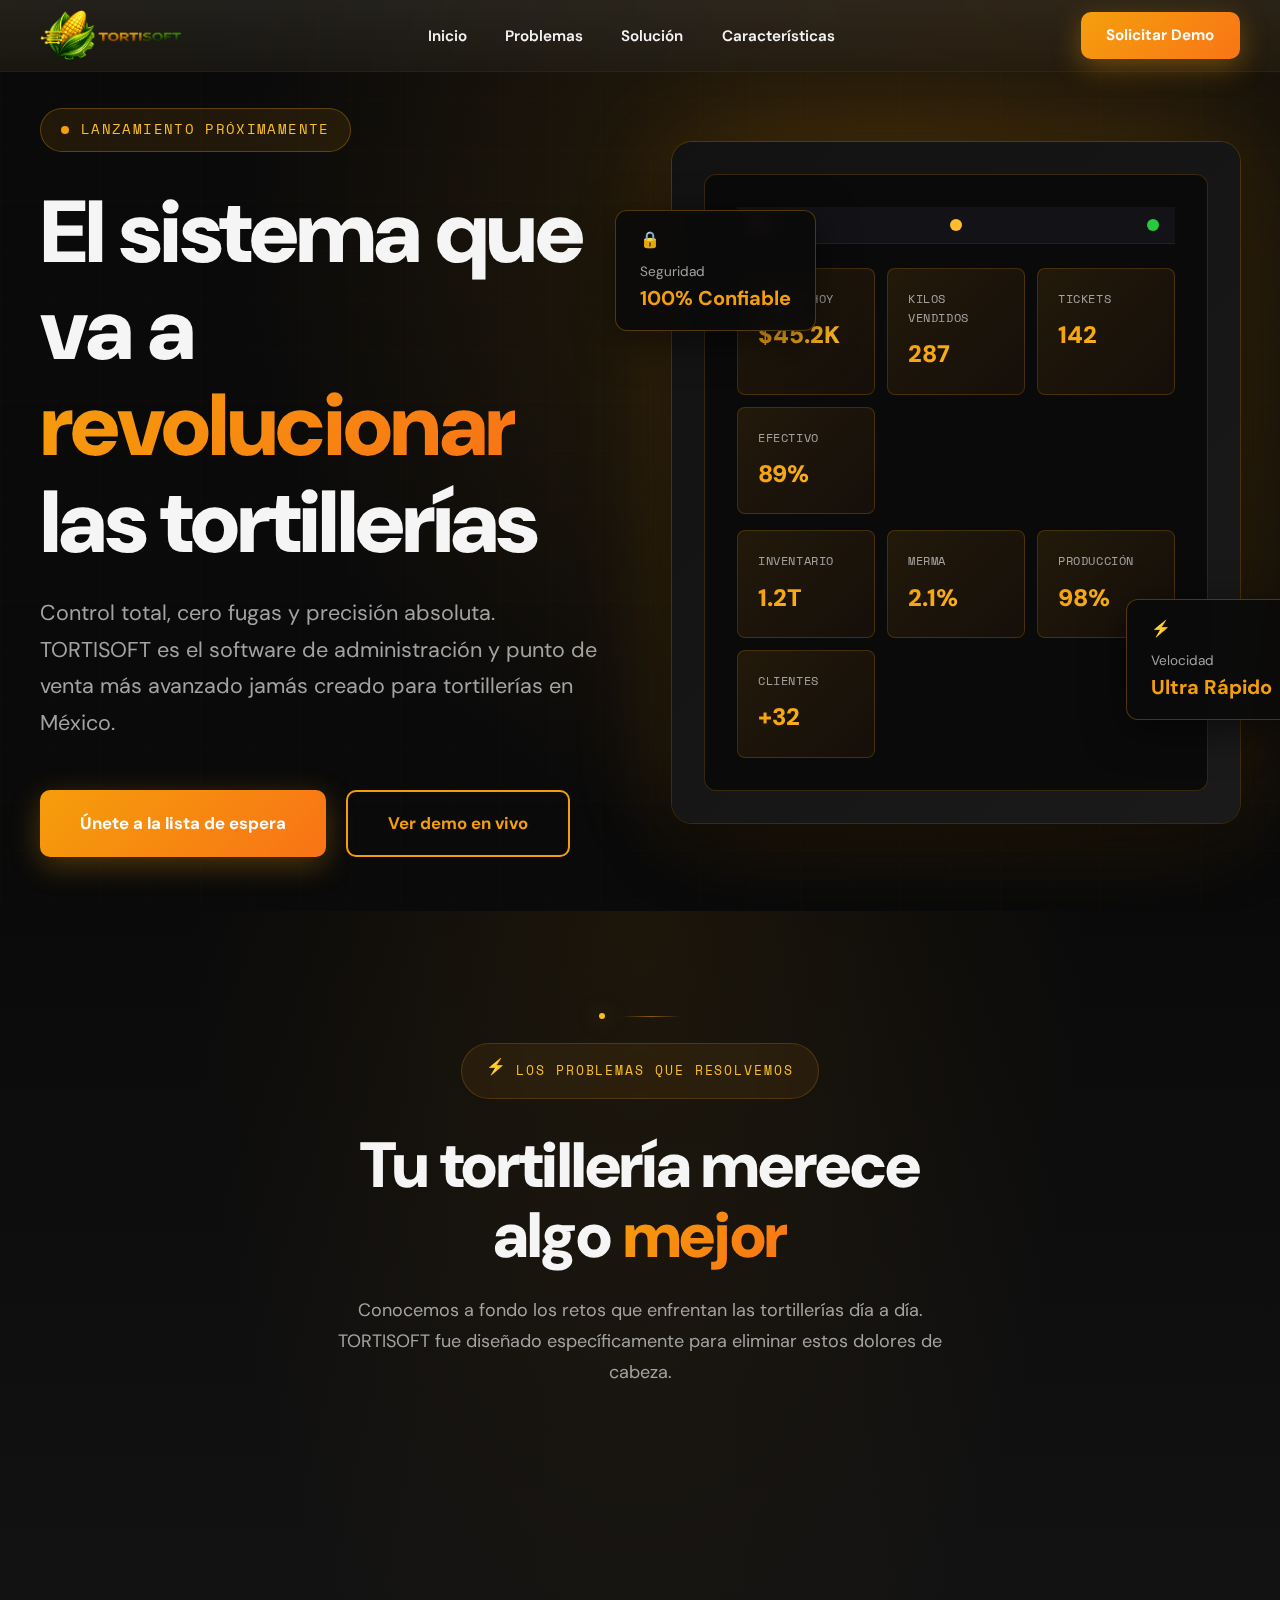
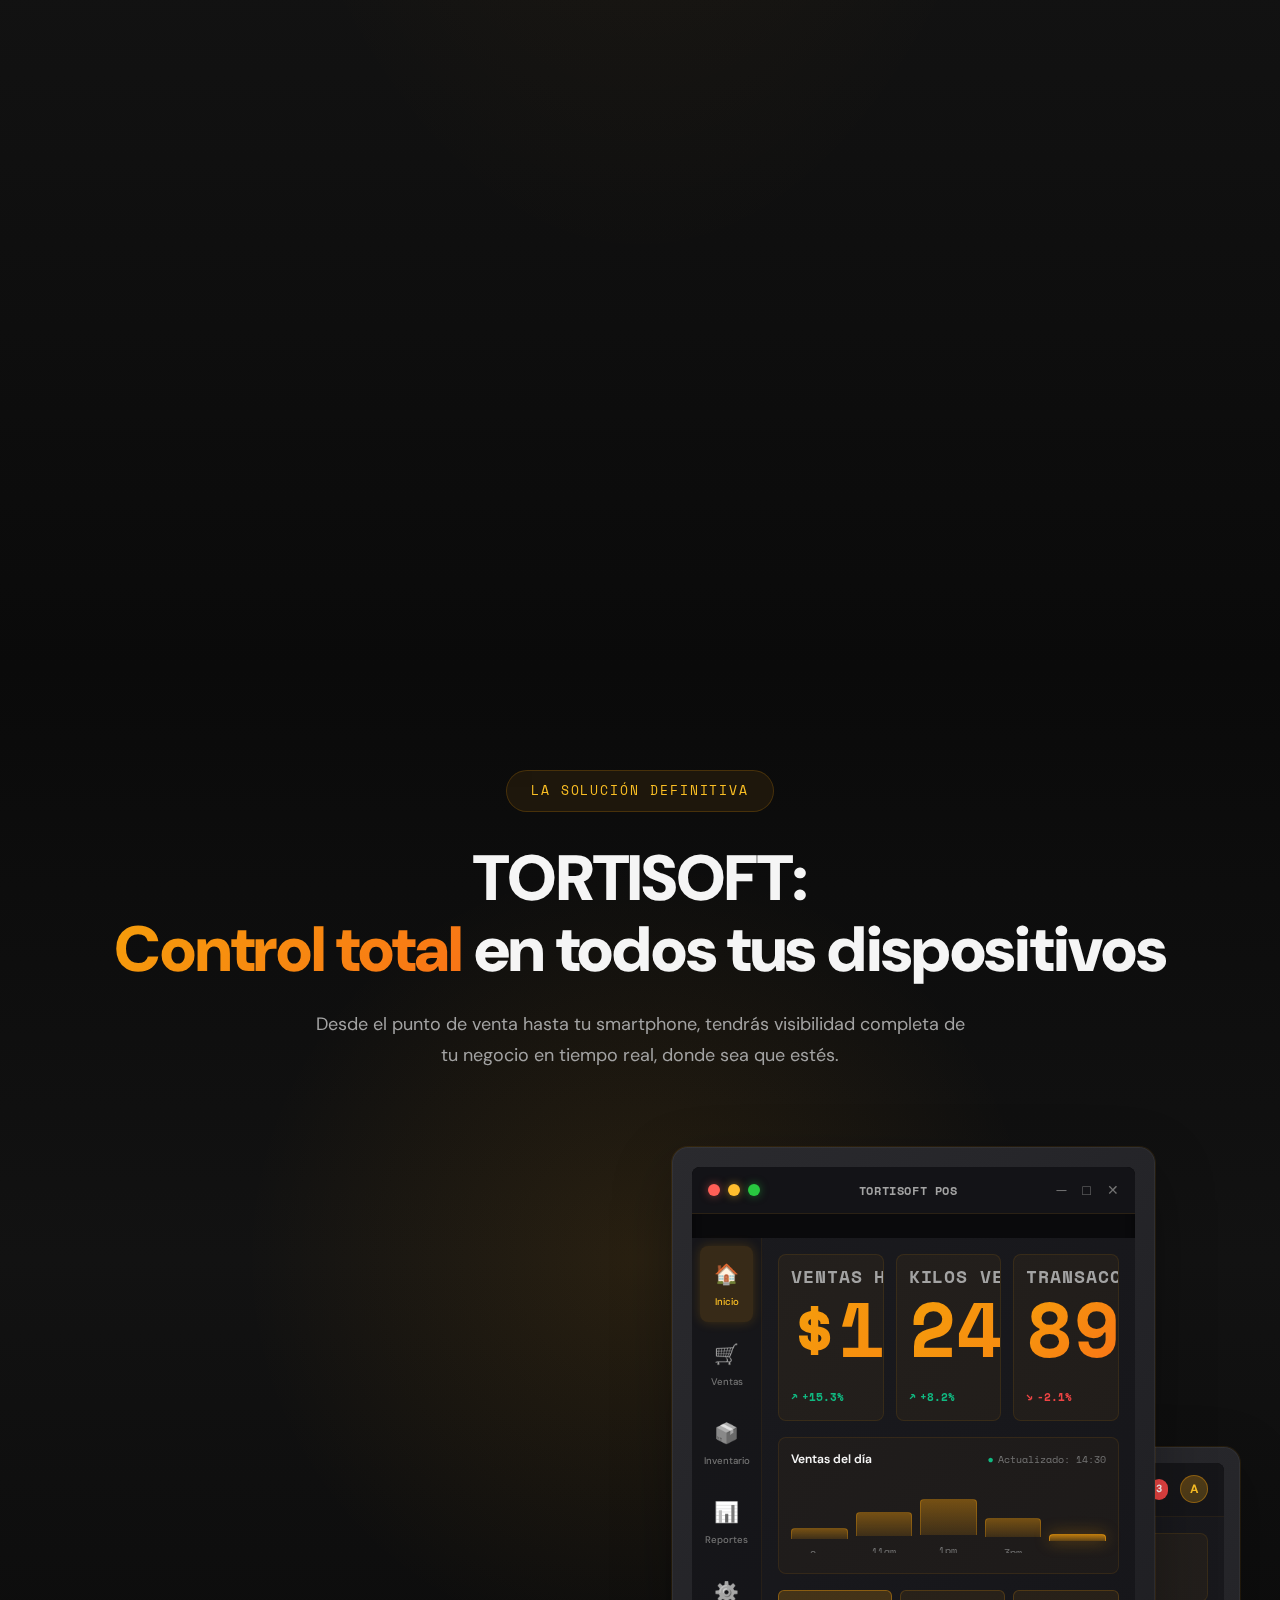
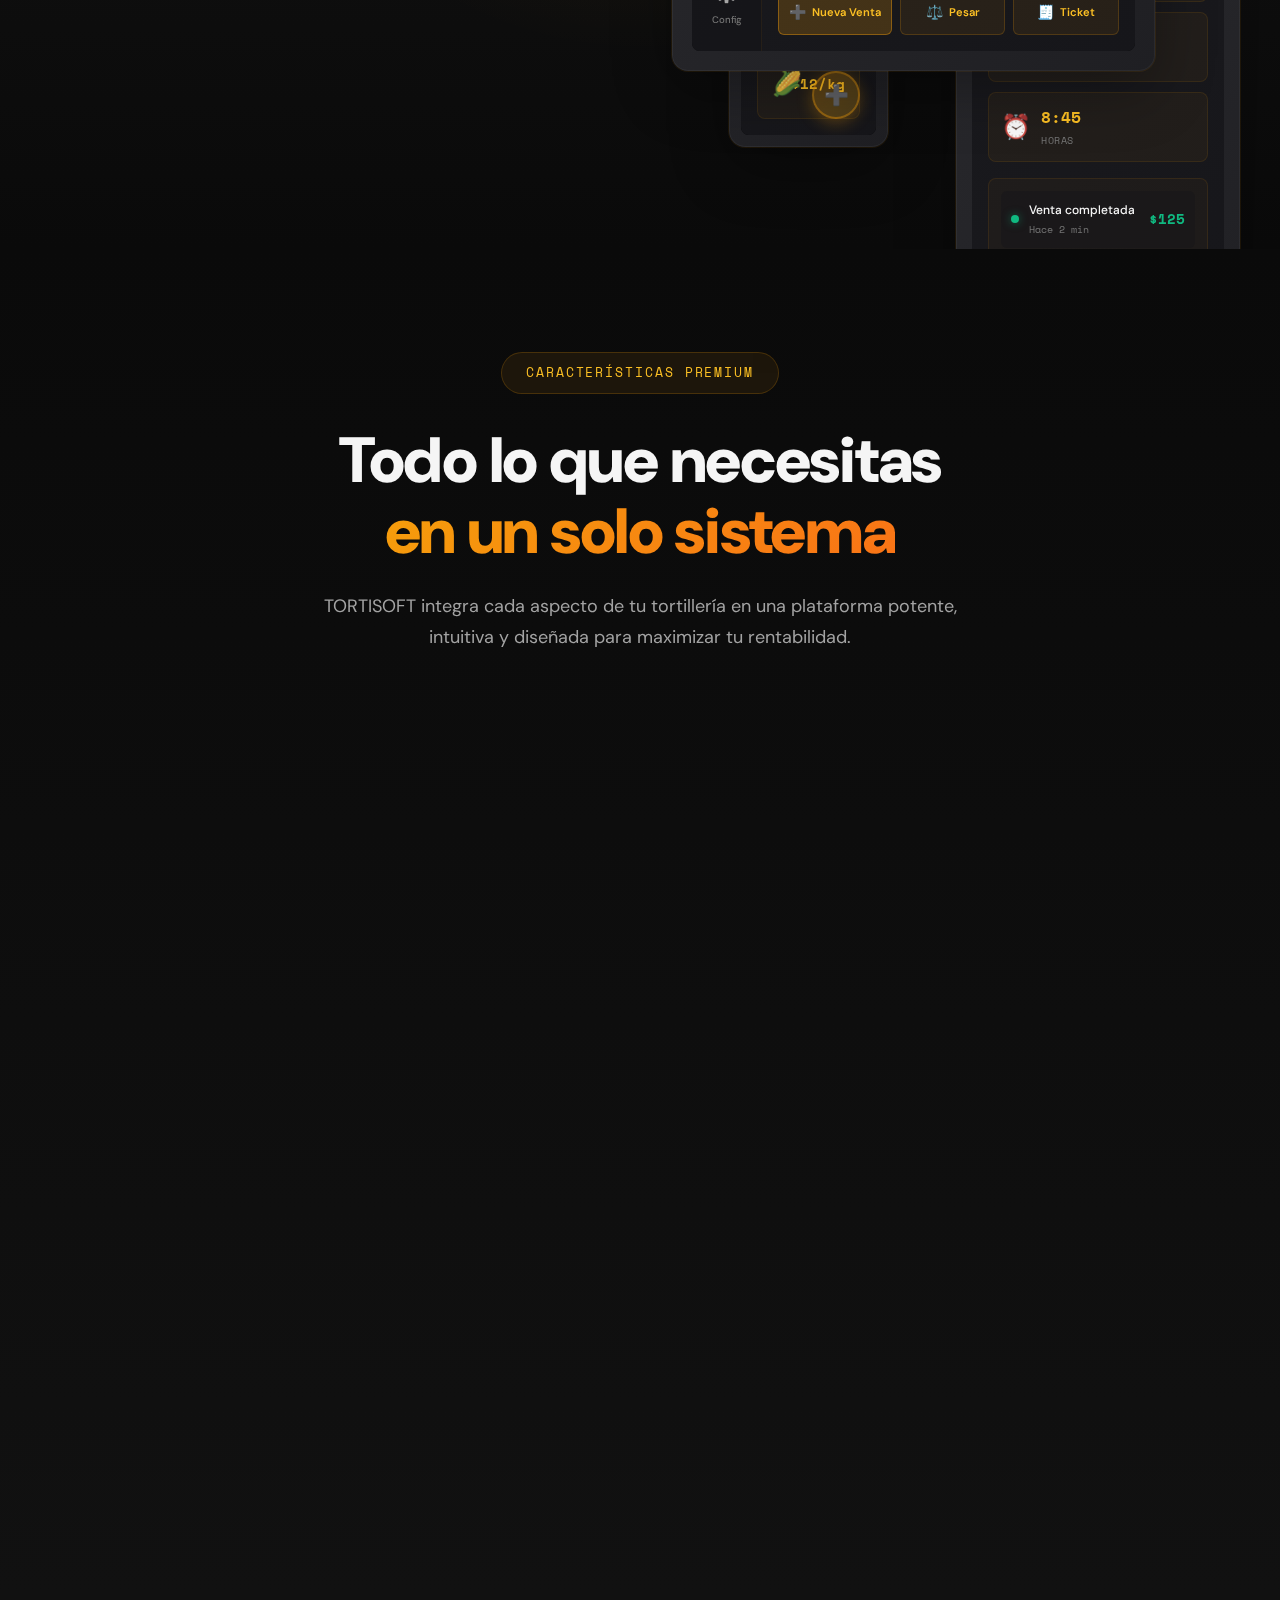
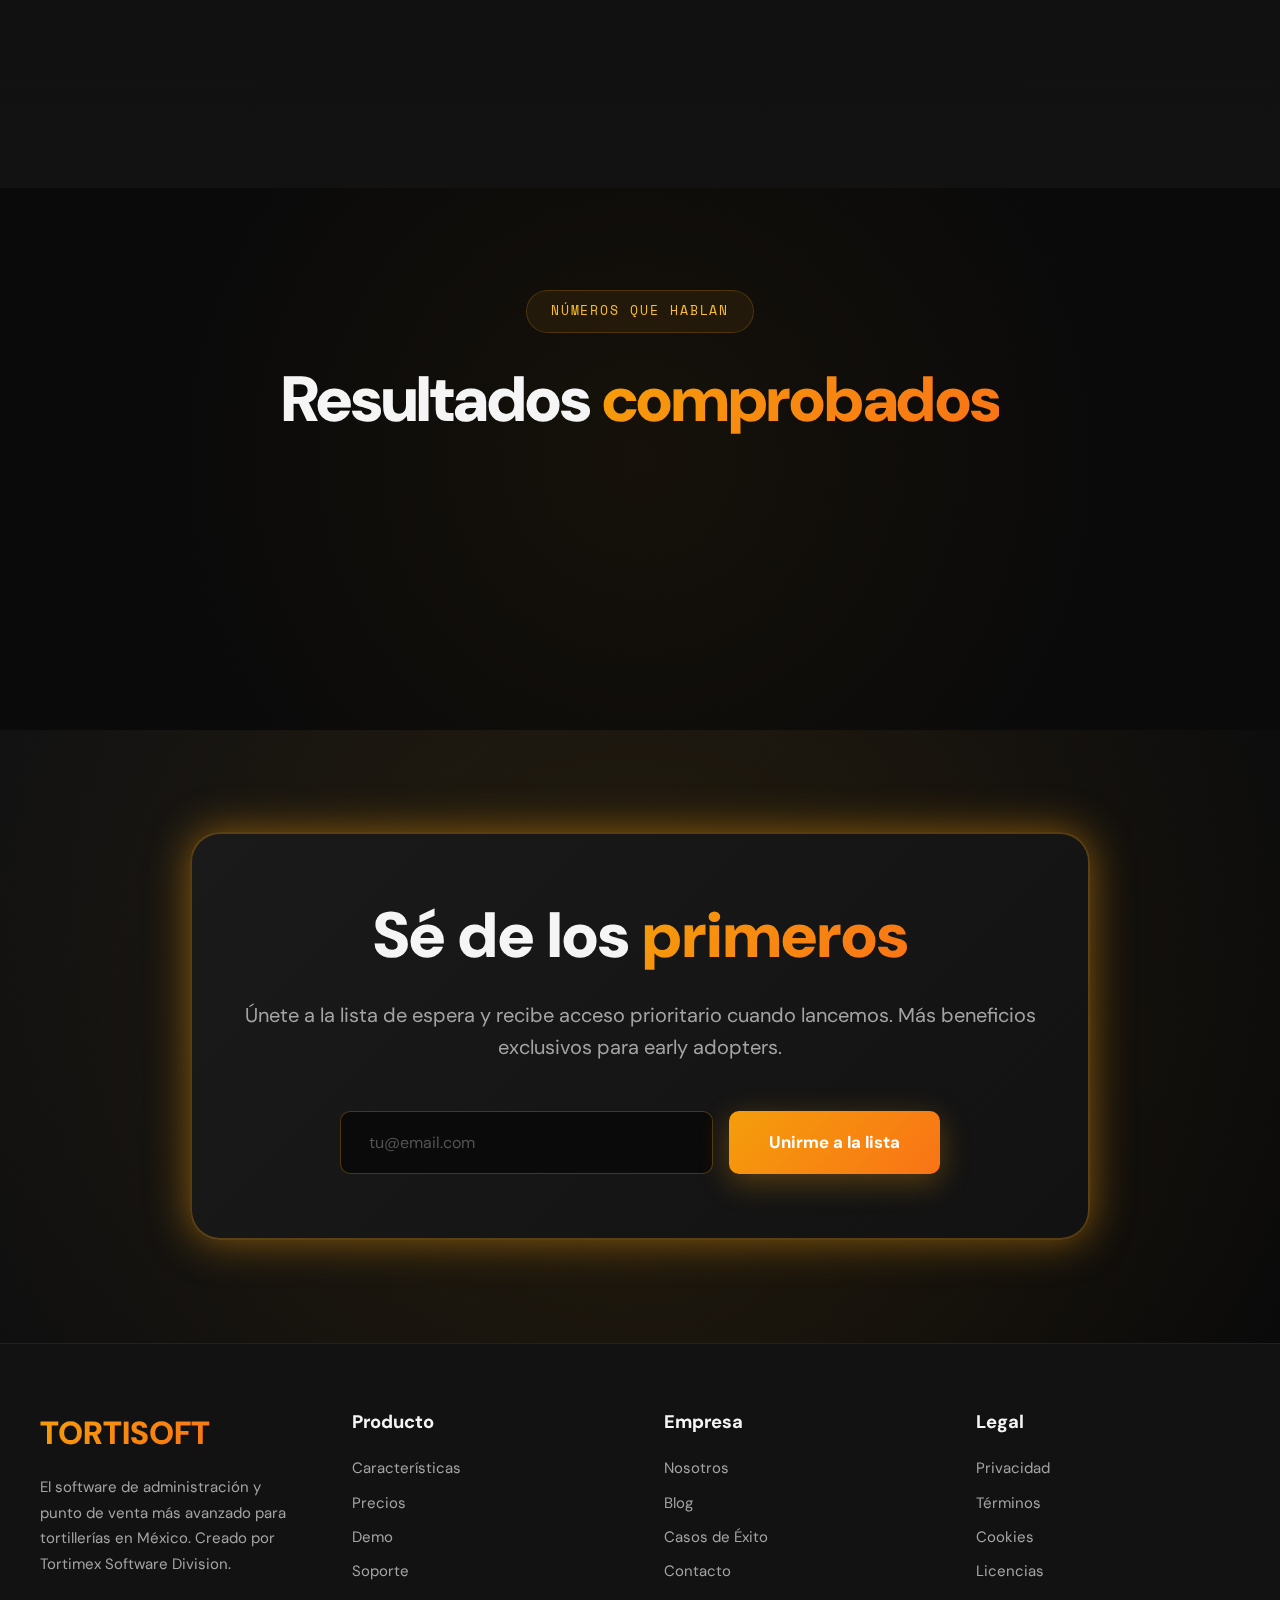
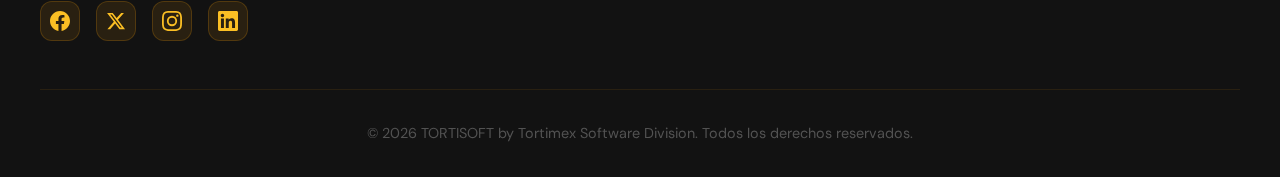
<file: index.html>
<!doctype html>
<html lang="es">
  <head>
    <meta charset="UTF-8" />
    <meta name="viewport" content="width=device-width, initial-scale=1.0" />

    <title>TORTISOFT - Sistema Definitivo para Tortillerías</title>

    <!-- ✅ FAVICON (OBLIGATORIO PARA GOOGLE) -->
    <link rel="icon" href="/favicon.ico" />

    <!-- Standard favicon -->
    <link rel="icon" type="image/x-icon" href="/favicon.ico" />
    <link rel="icon" type="image/png" sizes="32x32" href="/favicon-32x32.png" />
    <link rel="icon" type="image/png" sizes="16x16" href="/favicon-16x16.png" />
    <link rel="icon" type="image/svg+xml" href="/favicon.svg" />

    <!-- Apple Touch Icon -->
    <link rel="apple-touch-icon" sizes="180x180" href="/apple-touch-icon.png" />

    <!-- Android Chrome Icons -->
    <link
      rel="icon"
      type="image/png"
      sizes="192x192"
      href="/android-chrome-192x192.png"
    />
    <link
      rel="icon"
      type="image/png"
      sizes="512x512"
      href="/android-chrome-512x512.png"
    />

    <!-- Web App Manifest -->
    <link rel="manifest" href="/site.webmanifest" />

    <!-- 🔹 SEO BÁSICO -->
    <meta
      name="description"
      content="TORTISOFT es el sistema definitivo para la gestión de tortillerías en México."
    />

    <!-- 🔹 FUENTES -->
    <link rel="preconnect" href="https://fonts.googleapis.com" />
    <link rel="preconnect" href="https://fonts.gstatic.com" crossorigin />
    <link
      href="https://fonts.googleapis.com/css2?family=DM+Sans:wght@400;500;700;900&family=Space+Mono:wght@400;700&display=swap"
      rel="stylesheet"
    />

    <!-- 🔹 CSS -->
    <link rel="stylesheet" href="css/index.css" />

    <!-- ✅ LOGO PARA GOOGLE (Schema.org) -->
    <script type="application/ld+json">
      {
        "@context": "https://schema.org",
        "@type": "Organization",
        "name": "TORTISOFT",
        "url": "https://tudominio.com",
        "logo": "https://tudominio.com/logo-google.png"
      }
    </script>
  </head>

  <body>
    <!-- NAVBAR -->
    <nav class="navbar">
      <div class="navbar-container">
        <a href="#inicio" class="logo">
          <img src="assets/logo-completo.png" alt="Tortisoft Logo" />
        </a>

        <ul class="nav-menu">
          <li><a href="#inicio" class="nav-link">Inicio</a></li>
          <li><a href="#problemas" class="nav-link">Problemas</a></li>
          <li><a href="#solucion" class="nav-link">Solución</a></li>
          <li>
            <a href="#caracteristicas" class="nav-link">Características</a>
          </li>
        </ul>
        <a href="#cta" class="cta-nav">Solicitar Demo</a>
      </div>
    </nav>

    <!-- HERO SECTION -->
    <section id="inicio" class="hero">
      <div class="hero-grid"></div>
      <div class="hero-container">
        <div class="hero-content">
          <div class="hero-badge">
            <span class="hero-badge-dot"></span>
            <span>Lanzamiento Próximamente</span>
          </div>
          <h1 class="hero-title">
            El sistema que va a<br />
            <span class="gradient-text">revolucionar</span><br />
            las tortillerías
          </h1>
          <p class="hero-subtitle">
            Control total, cero fugas y precisión absoluta. TORTISOFT es el
            software de administración y punto de venta más avanzado jamás
            creado para tortillerías en México.
          </p>
          <div class="hero-buttons">
            <button class="btn-primary" onclick="window.location.href = '#cta'">
              Únete a la lista de espera
            </button>
            <button
              class="btn-secondary"
              onclick="window.location.href = 'demo.html'"
            >
              Ver demo en vivo
            </button>
          </div>
        </div>
        <div class="hero-visual">
          <div class="mockup-container">
            <div class="main-mockup">
              <div class="mockup-screen">
                <div class="mockup-header">
                  <div class="mockup-dot"></div>
                  <div class="mockup-dot"></div>
                  <div class="mockup-dot"></div>
                </div>
                <div class="mockup-content">
                  <div class="mockup-row">
                    <div class="mockup-card">
                      <div class="mockup-card-title">Ventas Hoy</div>
                      <div class="mockup-card-value">$45.2K</div>
                    </div>
                    <div class="mockup-card">
                      <div class="mockup-card-title">Kilos Vendidos</div>
                      <div class="mockup-card-value">287</div>
                    </div>
                    <div class="mockup-card">
                      <div class="mockup-card-title">Tickets</div>
                      <div class="mockup-card-value">142</div>
                    </div>
                    <div class="mockup-card">
                      <div class="mockup-card-title">Efectivo</div>
                      <div class="mockup-card-value">89%</div>
                    </div>
                  </div>
                  <div class="mockup-row">
                    <div class="mockup-card">
                      <div class="mockup-card-title">Inventario</div>
                      <div class="mockup-card-value">1.2T</div>
                    </div>
                    <div class="mockup-card">
                      <div class="mockup-card-title">Merma</div>
                      <div class="mockup-card-value">2.1%</div>
                    </div>
                    <div class="mockup-card">
                      <div class="mockup-card-title">Producción</div>
                      <div class="mockup-card-value">98%</div>
                    </div>
                    <div class="mockup-card">
                      <div class="mockup-card-title">Clientes</div>
                      <div class="mockup-card-value">+32</div>
                    </div>
                  </div>
                </div>
              </div>
            </div>
          </div>
          <div class="floating-badge floating-badge-1">
            <div class="badge-icon">🔒</div>
            <div class="badge-label">Seguridad</div>
            <div class="badge-value">100% Confiable</div>
          </div>
          <div class="floating-badge floating-badge-2">
            <div class="badge-icon">⚡</div>
            <div class="badge-label">Velocidad</div>
            <div class="badge-value">Ultra Rápido</div>
          </div>
        </div>
      </div>
    </section>

    <!-- PROBLEMS SECTION -->
    <section id="problemas" class="problems">
      <div class="section-container">
        <div class="section-header">
          <div class="header-ornament">
            <div class="ornament-dot"></div>
            <div class="ornament-line"></div>
          </div>
          <span class="section-badge">
            <span class="badge-icon">⚡</span>
            Los Problemas Que Resolvemos
          </span>
          <h2 class="section-title">
            Tu tortillería merece<br />
            algo <span class="gradient-text">mejor</span>
          </h2>
          <p class="section-subtitle">
            Conocemos a fondo los retos que enfrentan las tortillerías día a
            día. TORTISOFT fue diseñado específicamente para eliminar estos
            dolores de cabeza.
          </p>
        </div>

        <div class="problems-grid">
          <!-- Card 1: Fugas de efectivo -->
          <div class="problem-card delay-100">
            <div class="card-glow"></div>
            <div class="card-inner">
              <div class="problem-header">
                <div class="problem-icon-wrapper">
                  <div class="icon-background"></div>
                  <div class="problem-icon">💸</div>
                </div>
                <div class="problem-badge critical">
                  <span class="badge-dot"></span>
                  Crítico
                </div>
              </div>
              <div class="problem-content">
                <h3 class="problem-title">Fugas de efectivo</h3>
                <p class="problem-description">
                  Sin control preciso, el efectivo desaparece. Los empleados
                  pueden manipular ventas, pesos y registros sin que te des
                  cuenta.
                </p>
              </div>

              <div class="problem-footer">
                <div class="problem-stat">
                  <svg class="stat-icon" viewBox="0 0 16 16" fill="none">
                    <path
                      d="M8 2L8 14M8 14L11 11M8 14L5 11"
                      stroke="currentColor"
                      stroke-width="2"
                      stroke-linecap="round"
                      stroke-linejoin="round"
                    />
                  </svg>
                  <span class="stat-label">Hasta</span>
                  <span class="stat-label">30%</span>
                  <span class="stat-label">de pérdidas</span>
                </div>
              </div>
            </div>
          </div>

          <!-- Card 2: Falta de visibilidad -->
          <div class="problem-card delay-200">
            <div class="card-glow"></div>
            <div class="card-inner">
              <div class="problem-header">
                <div class="problem-icon-wrapper">
                  <div class="icon-background"></div>
                  <div class="problem-icon">📊</div>
                </div>
                <div class="problem-badge high">
                  <span class="badge-dot"></span>
                  Alto
                </div>
              </div>
              <div class="problem-content">
                <h3 class="problem-title">Falta de visibilidad</h3>
                <p class="problem-description">
                  No sabes cuánto vendes en tiempo real, cuál es tu inventario
                  exacto ni cuánto estás perdiendo en merma.
                </p>
              </div>
              <div class="problem-footer">
                <div class="problem-stat">
                  <svg class="stat-icon" viewBox="0 0 16 16" fill="none">
                    <circle
                      cx="8"
                      cy="8"
                      r="6"
                      stroke="currentColor"
                      stroke-width="2"
                    />
                    <path
                      d="M8 5V8L10 10"
                      stroke="currentColor"
                      stroke-width="2"
                      stroke-linecap="round"
                    />
                  </svg>
                  <span class="stat-label">Decisiones a ciegas</span>
                </div>
              </div>
            </div>
          </div>

          <!-- Card 3: Manipulación de básculas -->
          <div class="problem-card delay-300">
            <div class="card-glow"></div>
            <div class="card-inner">
              <div class="problem-header">
                <div class="problem-icon-wrapper">
                  <div class="icon-background"></div>
                  <div class="problem-icon">⚖️</div>
                </div>
                <div class="problem-badge critical">
                  <span class="badge-dot"></span>
                  Crítico
                </div>
              </div>
              <div class="problem-content">
                <h3 class="problem-title">Manipulación de básculas</h3>
                <p class="problem-description">
                  Los empleados pueden alterar el peso real, cobrando de menos y
                  quedándose con la diferencia sin dejar rastro.
                </p>
              </div>
              <div class="problem-footer">
                <div class="problem-stat">
                  <svg class="stat-icon" viewBox="0 0 16 16" fill="none">
                    <path
                      d="M2 8L8 2L14 8M8 2V14"
                      stroke="currentColor"
                      stroke-width="2"
                      stroke-linecap="round"
                      stroke-linejoin="round"
                    />
                  </svg>
                  <span class="stat-label">Robos sistemáticos</span>
                </div>
              </div>
            </div>
          </div>

          <!-- Card 4: Registros manuales -->
          <div class="problem-card delay-400">
            <div class="card-glow"></div>
            <div class="card-inner">
              <div class="problem-header">
                <div class="problem-icon-wrapper">
                  <div class="icon-background"></div>
                  <div class="problem-icon">📝</div>
                </div>
                <div class="problem-badge medium">
                  <span class="badge-dot"></span>
                  Medio
                </div>
              </div>
              <div class="problem-content">
                <h3 class="problem-title">Registros manuales</h3>
                <p class="problem-description">
                  Llevar todo en cuadernos es lento, propenso a errores y hace
                  imposible tener información confiable para crecer.
                </p>
              </div>
              <div class="problem-footer">
                <div class="problem-stat">
                  <svg class="stat-icon" viewBox="0 0 16 16" fill="none">
                    <circle
                      cx="8"
                      cy="8"
                      r="6"
                      stroke="currentColor"
                      stroke-width="2"
                    />
                    <path
                      d="M8 4V8H12"
                      stroke="currentColor"
                      stroke-width="2"
                      stroke-linecap="round"
                    />
                  </svg>
                  <span class="stat-label">Horas perdidas</span>
                </div>
              </div>
            </div>
          </div>

          <!-- Card 5: Control de inventario caótico -->
          <div class="problem-card delay-500">
            <div class="card-glow"></div>
            <div class="card-inner">
              <div class="problem-header">
                <div class="problem-icon-wrapper">
                  <div class="icon-background"></div>
                  <div class="problem-icon">🔄</div>
                </div>
                <div class="problem-badge high">
                  <span class="badge-dot"></span>
                  Alto
                </div>
              </div>
              <div class="problem-content">
                <h3 class="problem-title">Control de inventario caótico</h3>
                <p class="problem-description">
                  No sabes cuánto maíz tienes, cuándo reordenar o cuánto estás
                  perdiendo por producto vencido o mal almacenado.
                </p>
              </div>
              <div class="problem-footer">
                <div class="problem-stat">
                  <svg class="stat-icon" viewBox="0 0 16 16" fill="none">
                    <path
                      d="M8 2V8M8 8L11 5M8 8L5 5"
                      stroke="currentColor"
                      stroke-width="2"
                      stroke-linecap="round"
                      stroke-linejoin="round"
                    />
                    <path
                      d="M3 14L13 14"
                      stroke="currentColor"
                      stroke-width="2"
                      stroke-linecap="round"
                    />
                  </svg>
                  <span class="stat-label">Costos ocultos</span>
                </div>
              </div>
            </div>
          </div>

          <!-- Card 6: Sin control de personal -->
          <div class="problem-card delay-600">
            <div class="card-glow"></div>
            <div class="card-inner">
              <div class="problem-header">
                <div class="problem-icon-wrapper">
                  <div class="icon-background"></div>
                  <div class="problem-icon">👥</div>
                </div>
                <div class="problem-badge medium">
                  <span class="badge-dot"></span>
                  Medio
                </div>
              </div>
              <div class="problem-content">
                <h3 class="problem-title">Sin control de personal</h3>
                <p class="problem-description">
                  No tienes registro de entradas, salidas, productividad ni
                  rendimiento de tu equipo. Todo se maneja con confianza.
                </p>
              </div>
              <div class="problem-footer">
                <div class="problem-stat">
                  <svg class="stat-icon" viewBox="0 0 16 16" fill="none">
                    <path
                      d="M8 8L8 14M5 11L8 14L11 11"
                      stroke="currentColor"
                      stroke-width="2"
                      stroke-linecap="round"
                      stroke-linejoin="round"
                    />
                    <circle
                      cx="8"
                      cy="4"
                      r="2"
                      stroke="currentColor"
                      stroke-width="2"
                    />
                  </svg>
                  <span class="stat-label">Baja productividad</span>
                </div>
              </div>
            </div>
          </div>
        </div>
      </div>
    </section>

    <!-- SOLUTION SECTION -->
    <section id="solucion" class="solution">
      <div class="section-container">
        <div class="section-header">
          <span class="section-badge">La Solución Definitiva</span>
          <h2 class="section-title">
            TORTISOFT:<br />
            <span class="gradient-text">Control total</span> en todos tus
            dispositivos
          </h2>
          <p class="section-subtitle">
            Desde el punto de venta hasta tu smartphone, tendrás visibilidad
            completa de tu negocio en tiempo real, donde sea que estés.
          </p>
        </div>

        <div class="solution-grid">
          <div class="solution-visual">
            <div class="devices-stack">
              <!-- DESKTOP DEVICE -->
              <div class="device device-desktop">
                <div class="device-screen">
                  <!-- Window Header -->
                  <div class="mockup-header">
                    <div class="header-controls">
                      <div class="mockup-dot red"></div>
                      <div class="mockup-dot yellow"></div>
                      <div class="mockup-dot green"></div>
                    </div>
                    <div class="header-title">TORTISOFT POS</div>
                    <div class="header-actions">
                      <span class="header-icon">─</span>
                      <span class="header-icon">□</span>
                      <span class="header-icon">✕</span>
                    </div>
                  </div>

                  <!-- POS Interface -->
                  <div class="pos-interface">
                    <!-- Sidebar -->
                    <div class="pos-sidebar">
                      <div class="sidebar-item active">
                        <div class="sidebar-icon">🏠</div>
                        <span>Inicio</span>
                      </div>
                      <div class="sidebar-item">
                        <div class="sidebar-icon">🛒</div>
                        <span>Ventas</span>
                      </div>
                      <div class="sidebar-item">
                        <div class="sidebar-icon">📦</div>
                        <span>Inventario</span>
                      </div>
                      <div class="sidebar-item">
                        <div class="sidebar-icon">📊</div>
                        <span>Reportes</span>
                      </div>
                      <div class="sidebar-item">
                        <div class="sidebar-icon">⚙️</div>
                        <span>Config</span>
                      </div>
                    </div>

                    <!-- Main Content -->
                    <div class="pos-main">
                      <!-- Stats Cards -->
                      <div class="pos-stats">
                        <div class="stat-card">
                          <div class="stat-label">Ventas Hoy</div>
                          <div class="stat-value">$12,450</div>
                          <div class="stat-trend up">+15.3%</div>
                        </div>
                        <div class="stat-card">
                          <div class="stat-label">Kilos Vendidos</div>
                          <div class="stat-value">245 kg</div>
                          <div class="stat-trend up">+8.2%</div>
                        </div>
                        <div class="stat-card">
                          <div class="stat-label">Transacciones</div>
                          <div class="stat-value">89</div>
                          <div class="stat-trend down">-2.1%</div>
                        </div>
                      </div>

                      <!-- Sales Chart -->
                      <div class="pos-chart">
                        <div class="chart-header">
                          <span class="chart-title">Ventas del día</span>
                          <span class="chart-time">Actualizado: 14:30</span>
                        </div>
                        <div class="chart-bars">
                          <div class="chart-bar" style="height: 40%">
                            <div class="bar-fill"></div>
                            <span class="bar-label">9am</span>
                          </div>
                          <div class="chart-bar" style="height: 65%">
                            <div class="bar-fill"></div>
                            <span class="bar-label">11am</span>
                          </div>
                          <div class="chart-bar" style="height: 85%">
                            <div class="bar-fill"></div>
                            <span class="bar-label">1pm</span>
                          </div>
                          <div class="chart-bar" style="height: 55%">
                            <div class="bar-fill"></div>
                            <span class="bar-label">3pm</span>
                          </div>
                          <div class="chart-bar" style="height: 30%">
                            <div class="bar-fill active"></div>
                            <span class="bar-label">Ahora</span>
                          </div>
                        </div>
                      </div>

                      <!-- Quick Actions -->
                      <div class="pos-actions">
                        <button class="action-btn primary">
                          <span class="btn-icon">➕</span>
                          Nueva Venta
                        </button>
                        <button class="action-btn">
                          <span class="btn-icon">⚖️</span>
                          Pesar
                        </button>
                        <button class="action-btn">
                          <span class="btn-icon">🧾</span>
                          Ticket
                        </button>
                      </div>
                    </div>
                  </div>
                </div>
              </div>

              <!-- TABLET DEVICE -->
              <div class="device device-tablet">
                <div class="device-screen">
                  <!-- Tablet Interface -->
                  <div class="tablet-interface">
                    <!-- Top Bar -->
                    <div class="tablet-topbar">
                      <div class="topbar-left">
                        <span class="menu-icon">☰</span>
                        <span class="topbar-title">Dashboard</span>
                      </div>
                      <div class="topbar-right">
                        <span class="notification-badge">3</span>
                        <div class="user-avatar">A</div>
                      </div>
                    </div>

                    <!-- Dashboard Content -->
                    <div class="tablet-content">
                      <!-- KPI Grid -->
                      <div class="kpi-grid">
                        <div class="kpi-card">
                          <div class="kpi-icon">💰</div>
                          <div class="kpi-info">
                            <span class="kpi-value">$8,450</span>
                            <span class="kpi-label">Efectivo</span>
                          </div>
                        </div>
                        <div class="kpi-card">
                          <div class="kpi-icon">📈</div>
                          <div class="kpi-info">
                            <span class="kpi-value">+22%</span>
                            <span class="kpi-label">Crecimiento</span>
                          </div>
                        </div>
                        <div class="kpi-card">
                          <div class="kpi-icon">⏰</div>
                          <div class="kpi-info">
                            <span class="kpi-value">8:45</span>
                            <span class="kpi-label">Horas</span>
                          </div>
                        </div>
                      </div>

                      <!-- Activity List -->
                      <div class="activity-list">
                        <div class="activity-item">
                          <div class="activity-dot success"></div>
                          <div class="activity-content">
                            <span class="activity-text">Venta completada</span>
                            <span class="activity-time">Hace 2 min</span>
                          </div>
                          <span class="activity-amount">$125</span>
                        </div>
                        <div class="activity-item">
                          <div class="activity-dot warning"></div>
                          <div class="activity-content">
                            <span class="activity-text">Stock bajo: Maíz</span>
                            <span class="activity-time">Hace 15 min</span>
                          </div>
                          <span class="activity-badge">!</span>
                        </div>
                        <div class="activity-item">
                          <div class="activity-dot success"></div>
                          <div class="activity-content">
                            <span class="activity-text">Venta completada</span>
                            <span class="activity-time">Hace 28 min</span>
                          </div>
                          <span class="activity-amount">$85</span>
                        </div>
                      </div>
                    </div>
                  </div>
                </div>
              </div>

              <!-- MOBILE DEVICE -->
              <div class="device device-mobile">
                <div class="device-screen">
                  <div class="mobile-interface">
                    <!-- Status Bar -->
                    <div class="mobile-statusbar">
                      <span class="statusbar-time">14:32</span>
                      <div class="statusbar-icons">
                        <span class="status-icon">📶</span>
                        <span class="status-icon">📡</span>
                        <span class="status-icon">🔋</span>
                      </div>
                    </div>

                    <!-- App Header -->
                    <div class="mobile-header">
                      <span class="mobile-title">Ventas Rápidas</span>
                    </div>

                    <!-- Quick Sale Cards -->
                    <div class="mobile-content">
                      <div class="sale-card">
                        <div class="sale-product">
                          <span class="product-icon">🌮</span>
                          <span class="product-name">Tortilla</span>
                        </div>
                        <div class="sale-price">$15/kg</div>
                      </div>
                      <div class="sale-card">
                        <div class="sale-product">
                          <span class="product-icon">🫓</span>
                          <span class="product-name">Tostada</span>
                        </div>
                        <div class="sale-price">$25/kg</div>
                      </div>
                      <div class="sale-card">
                        <div class="sale-product">
                          <span class="product-icon">🌽</span>
                          <span class="product-name">Maíz</span>
                        </div>
                        <div class="sale-price">$12/kg</div>
                      </div>
                    </div>

                    <!-- Action Button -->
                    <div class="mobile-fab">
                      <span class="fab-icon">➕</span>
                    </div>
                  </div>
                </div>
              </div>
            </div>
          </div>
          <div>
            <ul class="features-list">
              <li class="feature-item delay-100">
                <div class="feature-number">1</div>
                <div class="feature-content">
                  <h3>Punto de Venta Inteligente</h3>
                  <p>
                    Sistema POS diseñado específicamente para tortillerías.
                    Integración directa con básculas certificadas, impresión de
                    tickets automática y control de turno en tiempo real.
                  </p>
                </div>
              </li>
              <li class="feature-item delay-200">
                <div class="feature-number">2</div>
                <div class="feature-content">
                  <h3>Dashboard Administrativo Web</h3>
                  <p>
                    Accede desde cualquier dispositivo. Revisa ventas,
                    inventario, reportes y estadísticas en tiempo real. Toma
                    decisiones informadas desde tu celular, tablet o
                    computadora.
                  </p>
                </div>
              </li>
              <li class="feature-item delay-300">
                <div class="feature-number">3</div>
                <div class="feature-content">
                  <h3>App Móvil para Dueños</h3>
                  <p>
                    Monitorea tu negocio desde donde estés. Recibe alertas en
                    tiempo real de ventas, aperturas de caja, merma y
                    movimientos sospechosos.
                  </p>
                </div>
              </li>
              <li class="feature-item delay-400">
                <div class="feature-number">4</div>
                <div class="feature-content">
                  <h3>Soporte Multi-sucursal</h3>
                  <p>
                    ¿Tienes varias tortillerías? Controla todas desde un solo
                    lugar. Compara rendimiento, transfiere inventario y
                    centraliza tu operación.
                  </p>
                </div>
              </li>
            </ul>
          </div>
        </div>
      </div>
    </section>

    <!-- FEATURES SECTION -->
    <section id="caracteristicas" class="features">
      <div class="section-container">
        <div class="section-header">
          <span class="section-badge">Características Premium</span>
          <h2 class="section-title">
            Todo lo que necesitas<br />
            <span class="gradient-text">en un solo sistema</span>
          </h2>
          <p class="section-subtitle">
            TORTISOFT integra cada aspecto de tu tortillería en una plataforma
            potente, intuitiva y diseñada para maximizar tu rentabilidad.
          </p>
        </div>
        <div class="features-grid">
          <div class="feature-card delay-100">
            <div class="feature-icon">⚖️</div>
            <h3>Integración con Básculas</h3>
            <p>
              Conexión directa con básculas certificadas. El peso se registra
              automáticamente sin intervención manual, eliminando manipulación y
              garantizando precisión total.
            </p>
          </div>
          <div class="feature-card delay-200">
            <div class="feature-icon">📦</div>
            <h3>Control de Inventario</h3>
            <p>
              Monitorea en tiempo real tu maíz, harina, productos y materias
              primas. Alertas automáticas de stock bajo, fechas de vencimiento y
              rotación FIFO.
            </p>
          </div>
          <div class="feature-card delay-300">
            <div class="feature-icon">💰</div>
            <h3>Gestión de Caja</h3>
            <p>
              Control absoluto de efectivo, tarjetas y transferencias. Cortes de
              caja automáticos, arqueos y detección de irregularidades con
              alertas instantáneas.
            </p>
          </div>
          <div class="feature-card delay-400">
            <div class="feature-icon">📈</div>
            <h3>Reportes Inteligentes</h3>
            <p>
              Dashboards visuales con métricas clave: ventas por hora, productos
              más vendidos, rendimiento de empleados, análisis de merma y
              proyecciones.
            </p>
          </div>
          <div class="feature-card delay-500">
            <div class="feature-icon">👤</div>
            <h3>Control de Empleados</h3>
            <p>
              Registro de entradas, salidas, desempeño y productividad.
              Asignación de permisos por rol y auditoría completa de todas las
              acciones.
            </p>
          </div>
          <div class="feature-card delay-600">
            <div class="feature-icon">🧾</div>
            <h3>Facturación Electrónica</h3>
            <p>
              Genera facturas al instante cumpliendo con todos los requisitos
              del SAT. Integración automática con tu contabilidad y envío por
              correo.
            </p>
          </div>
          <div class="feature-card delay-100">
            <div class="feature-icon">🔔</div>
            <h3>Alertas en Tiempo Real</h3>
            <p>
              Recibe notificaciones instantáneas de ventas inusuales,
              movimientos sospechosos, cierres de caja y cualquier evento
              crítico en tu negocio.
            </p>
          </div>
          <div class="feature-card delay-200">
            <div class="feature-icon">🎯</div>
            <h3>Gestión de Producción</h3>
            <p>
              Controla tu producción diaria de tortillas, registra merma,
              optimiza tiempos y asegura calidad consistente en cada lote
              producido.
            </p>
          </div>
          <div class="feature-card delay-300">
            <div class="feature-icon">📱</div>
            <h3>App Móvil Nativa</h3>
            <p>
              Aplicación iOS y Android para dueños. Monitorea todo desde tu
              smartphone: ventas en vivo, inventario, alertas y reportes
              completos al alcance.
            </p>
          </div>
        </div>
      </div>
    </section>

    <!-- STATS SECTION -->
    <section class="stats">
      <div class="section-container">
        <div class="section-header">
          <span class="section-badge">Números Que Hablan</span>
          <h2 class="section-title">
            Resultados <span class="gradient-text">comprobados</span>
          </h2>
        </div>
        <div class="stats-grid">
          <div class="stat-item delay-100">
            <div class="stat-value">30%</div>
            <div class="stat-label">Reducción de Fugas</div>
          </div>
          <div class="stat-item delay-200">
            <div class="stat-value">100%</div>
            <div class="stat-label">Precisión en Ventas</div>
          </div>
          <div class="stat-item delay-300">
            <div class="stat-value">50%</div>
            <div class="stat-label">Menos Tiempo Admin</div>
          </div>
          <div class="stat-item delay-400">
            <div class="stat-value">24/7</div>
            <div class="stat-label">Acceso a tu Negocio</div>
          </div>
        </div>
      </div>
    </section>

    <!-- CTA SECTION -->
    <section id="cta" class="cta-section">
      <div class="cta-container">
        <h2 class="cta-title">
          Sé de los <span class="gradient-text">primeros</span>
        </h2>
        <p class="cta-subtitle">
          Únete a la lista de espera y recibe acceso prioritario cuando
          lancemos. Más beneficios exclusivos para early adopters.
        </p>
        <form class="cta-form">
          <input
            type="email"
            class="cta-input"
            placeholder="tu@email.com"
            required
          />
          <button type="submit" class="btn-primary">Unirme a la lista</button>
        </form>
      </div>
    </section>

    <!-- FOOTER -->
    <footer class="footer">
      <div class="footer-container">
        <div class="footer-grid">
          <div class="footer-brand">
            <div class="footer-logo">TORTISOFT</div>
            <p class="footer-description">
              El software de administración y punto de venta más avanzado para
              tortillerías en México. Creado por Tortimex Software Division.
            </p>
            <div class="footer-social">
              <!-- Facebook -->
              <a href="#" class="social-icon" aria-label="Facebook">
                <svg viewBox="0 0 24 24" fill="currentColor">
                  <path
                    d="M24 12.073c0-6.627-5.373-12-12-12s-12 5.373-12 12c0 5.99 4.388 10.954 10.125 11.854v-8.385H7.078v-3.47h3.047V9.43c0-3.007 1.792-4.669 4.533-4.669 1.312 0 2.686.235 2.686.235v2.953H15.83c-1.491 0-1.956.925-1.956 1.874v2.25h3.328l-.532 3.47h-2.796v8.385C19.612 23.027 24 18.062 24 12.073z"
                  />
                </svg>
              </a>

              <!-- X (Twitter) -->
              <a href="#" class="social-icon" aria-label="X">
                <svg viewBox="0 0 24 24" fill="currentColor">
                  <path
                    d="M18.244 2.25h3.308l-7.227 8.26 8.502 11.24H16.17l-5.214-6.817L4.99 21.75H1.68l7.73-8.835L1.254 2.25H8.08l4.713 6.231zm-1.161 17.52h1.833L7.084 4.126H5.117z"
                  />
                </svg>
              </a>

              <!-- Instagram -->
              <a
                href="https://www.instagram.com/tortisoft"
                class="social-icon"
                aria-label="Instagram"
              >
                <svg viewBox="0 0 24 24" fill="currentColor">
                  <path
                    d="M12 2.163c3.204 0 3.584.012 4.85.07 3.252.148 4.771 1.691 4.919 4.919.058 1.265.069 1.645.069 4.849 0 3.205-.012 3.584-.069 4.849-.149 3.225-1.664 4.771-4.919 4.919-1.266.058-1.644.07-4.85.07-3.204 0-3.584-.012-4.849-.07-3.26-.149-4.771-1.699-4.919-4.92-.058-1.265-.07-1.644-.07-4.849 0-3.204.013-3.583.07-4.849.149-3.227 1.664-4.771 4.919-4.919 1.266-.057 1.645-.069 4.849-.069zM12 0C8.741 0 8.333.014 7.053.072 2.695.272.273 2.69.073 7.052.014 8.333 0 8.741 0 12c0 3.259.014 3.668.072 4.948.2 4.358 2.618 6.78 6.98 6.98C8.333 23.986 8.741 24 12 24c3.259 0 3.668-.014 4.948-.072 4.354-.2 6.782-2.618 6.979-6.98.059-1.28.073-1.689.073-4.948 0-3.259-.014-3.667-.072-4.947-.196-4.354-2.617-6.78-6.979-6.98C15.668.014 15.259 0 12 0zm0 5.838a6.162 6.162 0 100 12.324 6.162 6.162 0 000-12.324zM12 16a4 4 0 110-8 4 4 0 010 8zm6.406-11.845a1.44 1.44 0 100 2.881 1.44 1.44 0 000-2.881z"
                  />
                </svg>
              </a>

              <!-- LinkedIn -->
              <a href="#" class="social-icon" aria-label="LinkedIn">
                <svg viewBox="0 0 24 24" fill="currentColor">
                  <path
                    d="M20.447 20.452h-3.554v-5.569c0-1.328-.027-3.037-1.852-3.037-1.853 0-2.136 1.445-2.136 2.939v5.667H9.351V9h3.414v1.561h.046c.477-.9 1.637-1.85 3.37-1.85 3.601 0 4.267 2.37 4.267 5.455v6.286zM5.337 7.433c-1.144 0-2.063-.926-2.063-2.065 0-1.138.92-2.063 2.063-2.063 1.14 0 2.064.925 2.064 2.063 0 1.139-.925 2.065-2.064 2.065zm1.782 13.019H3.555V9h3.564v11.452zM22.225 0H1.771C.792 0 0 .774 0 1.729v20.542C0 23.227.792 24 1.771 24h20.451C23.2 24 24 23.227 24 22.271V1.729C24 .774 23.2 0 22.222 0h.003z"
                  />
                </svg>
              </a>
            </div>
          </div>
          <div class="footer-section">
            <h4>Producto</h4>
            <ul class="footer-links">
              <li><a href="#">Características</a></li>
              <li><a href="#">Precios</a></li>
              <li><a href="#">Demo</a></li>
              <li><a href="#">Soporte</a></li>
            </ul>
          </div>
          <div class="footer-section">
            <h4>Empresa</h4>
            <ul class="footer-links">
              <li><a href="#">Nosotros</a></li>
              <li><a href="#">Blog</a></li>
              <li><a href="#">Casos de Éxito</a></li>
              <li><a href="#">Contacto</a></li>
            </ul>
          </div>
          <div class="footer-section">
            <h4>Legal</h4>
            <ul class="footer-links">
              <li><a href="#">Privacidad</a></li>
              <li><a href="#">Términos</a></li>
              <li><a href="#">Cookies</a></li>
              <li><a href="#">Licencias</a></li>
            </ul>
          </div>
        </div>
        <div class="footer-bottom">
          <p>
            &copy; 2026 TORTISOFT by Tortimex Software Division. Todos los
            derechos reservados.
          </p>
        </div>
      </div>
    </footer>

    <script src="js/index.js" defer></script>
  </body>
</html>
</file>
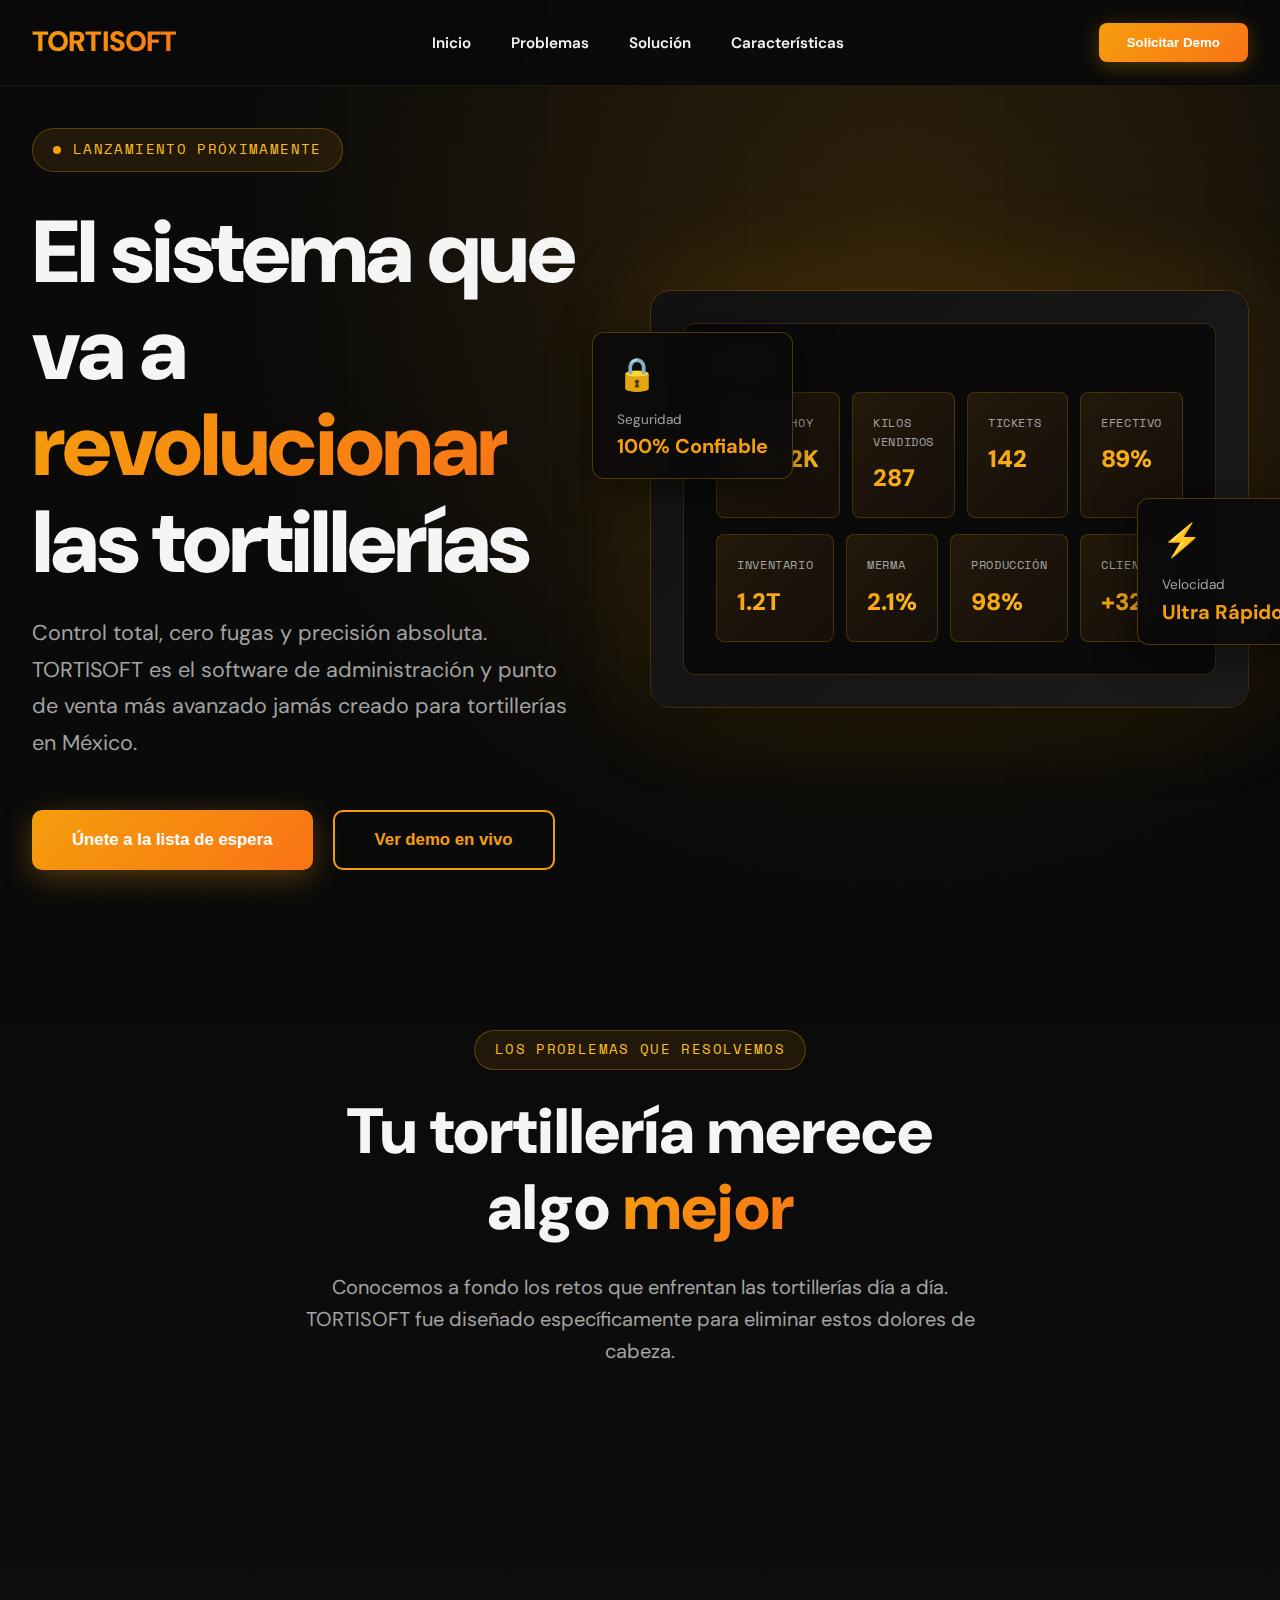
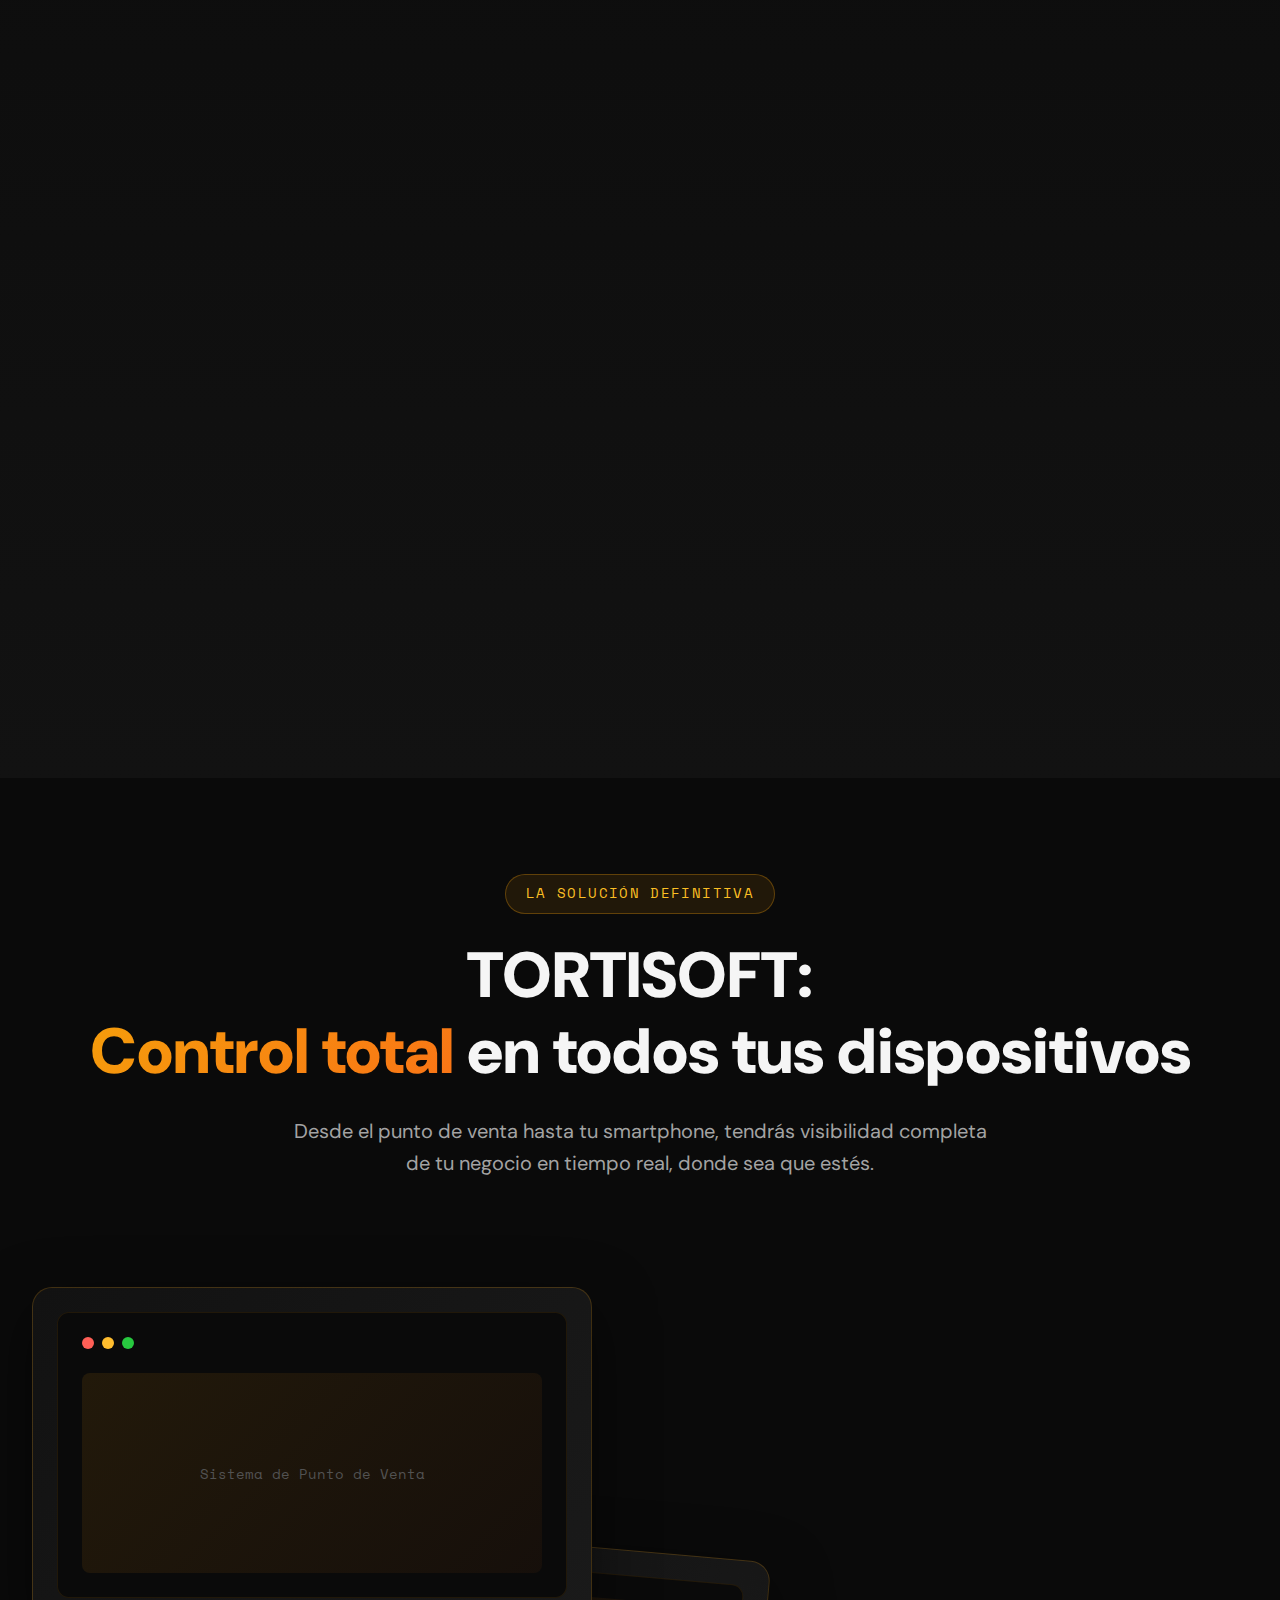
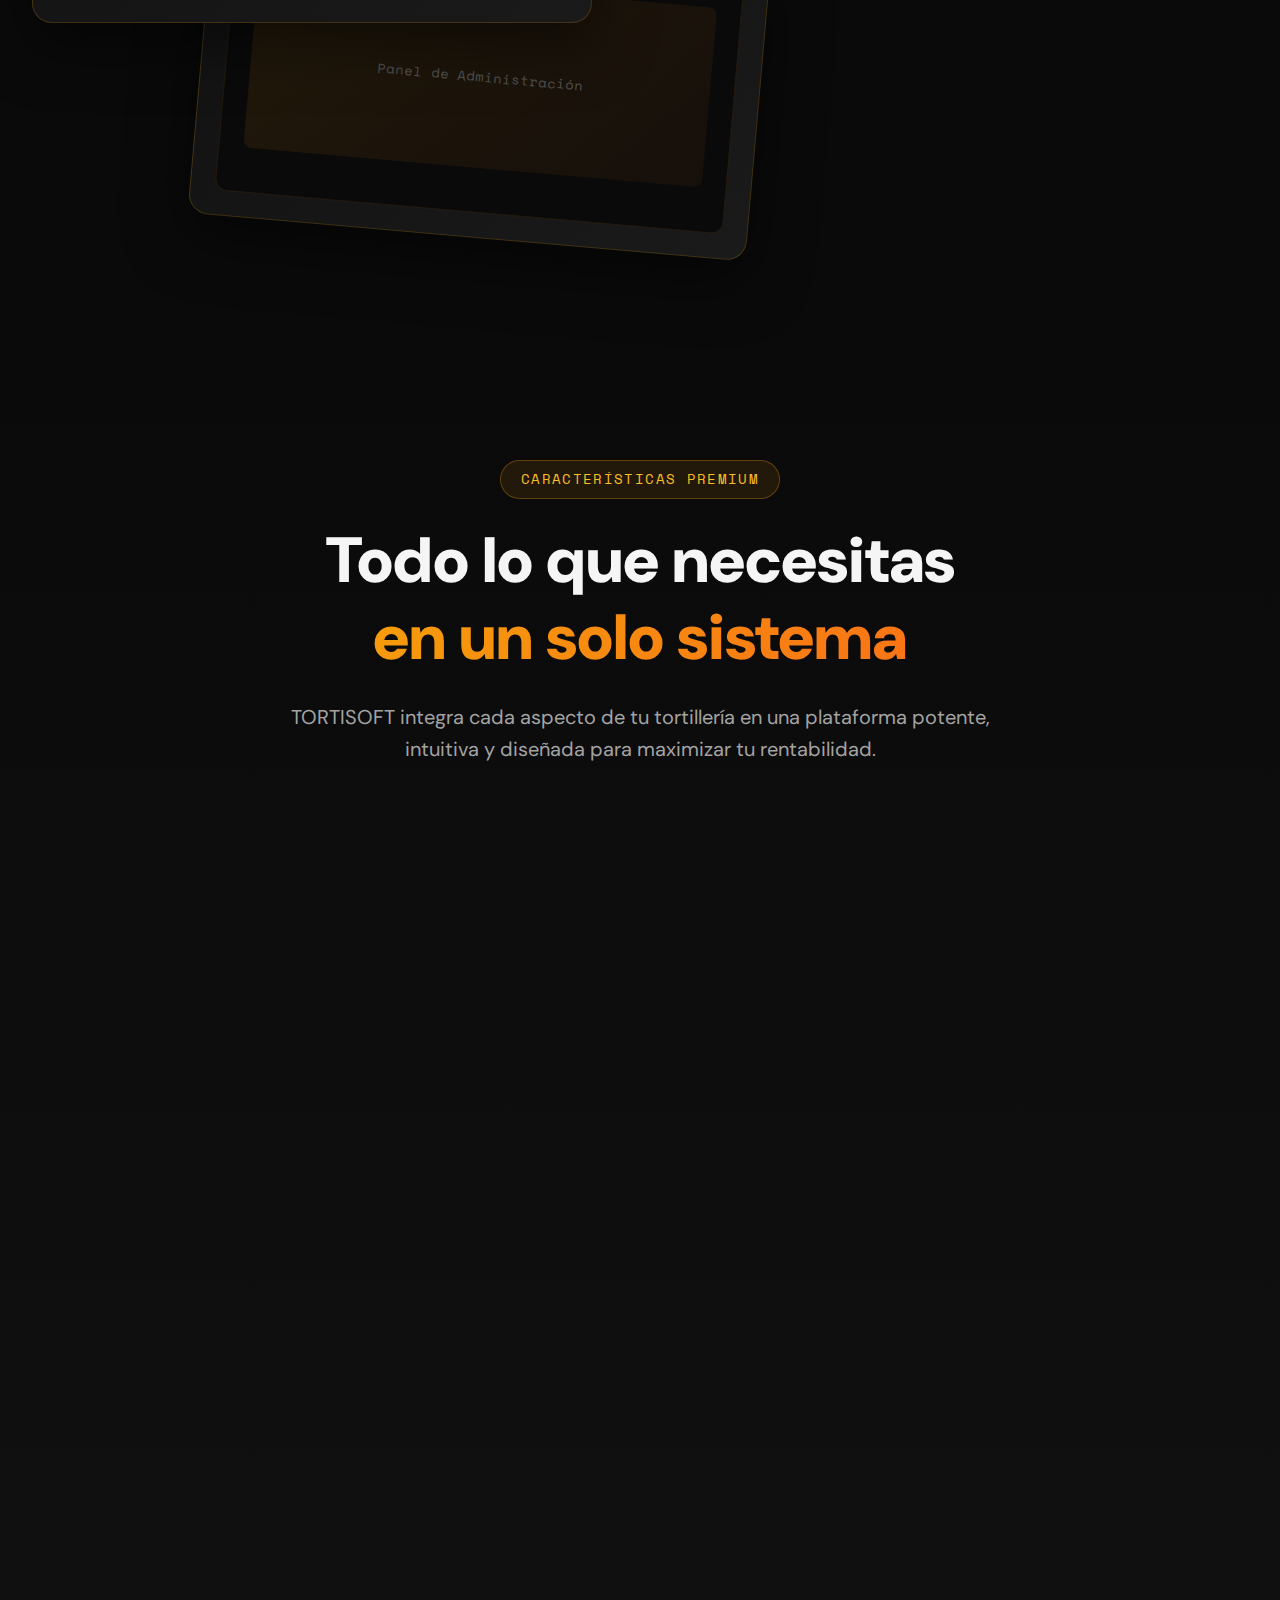
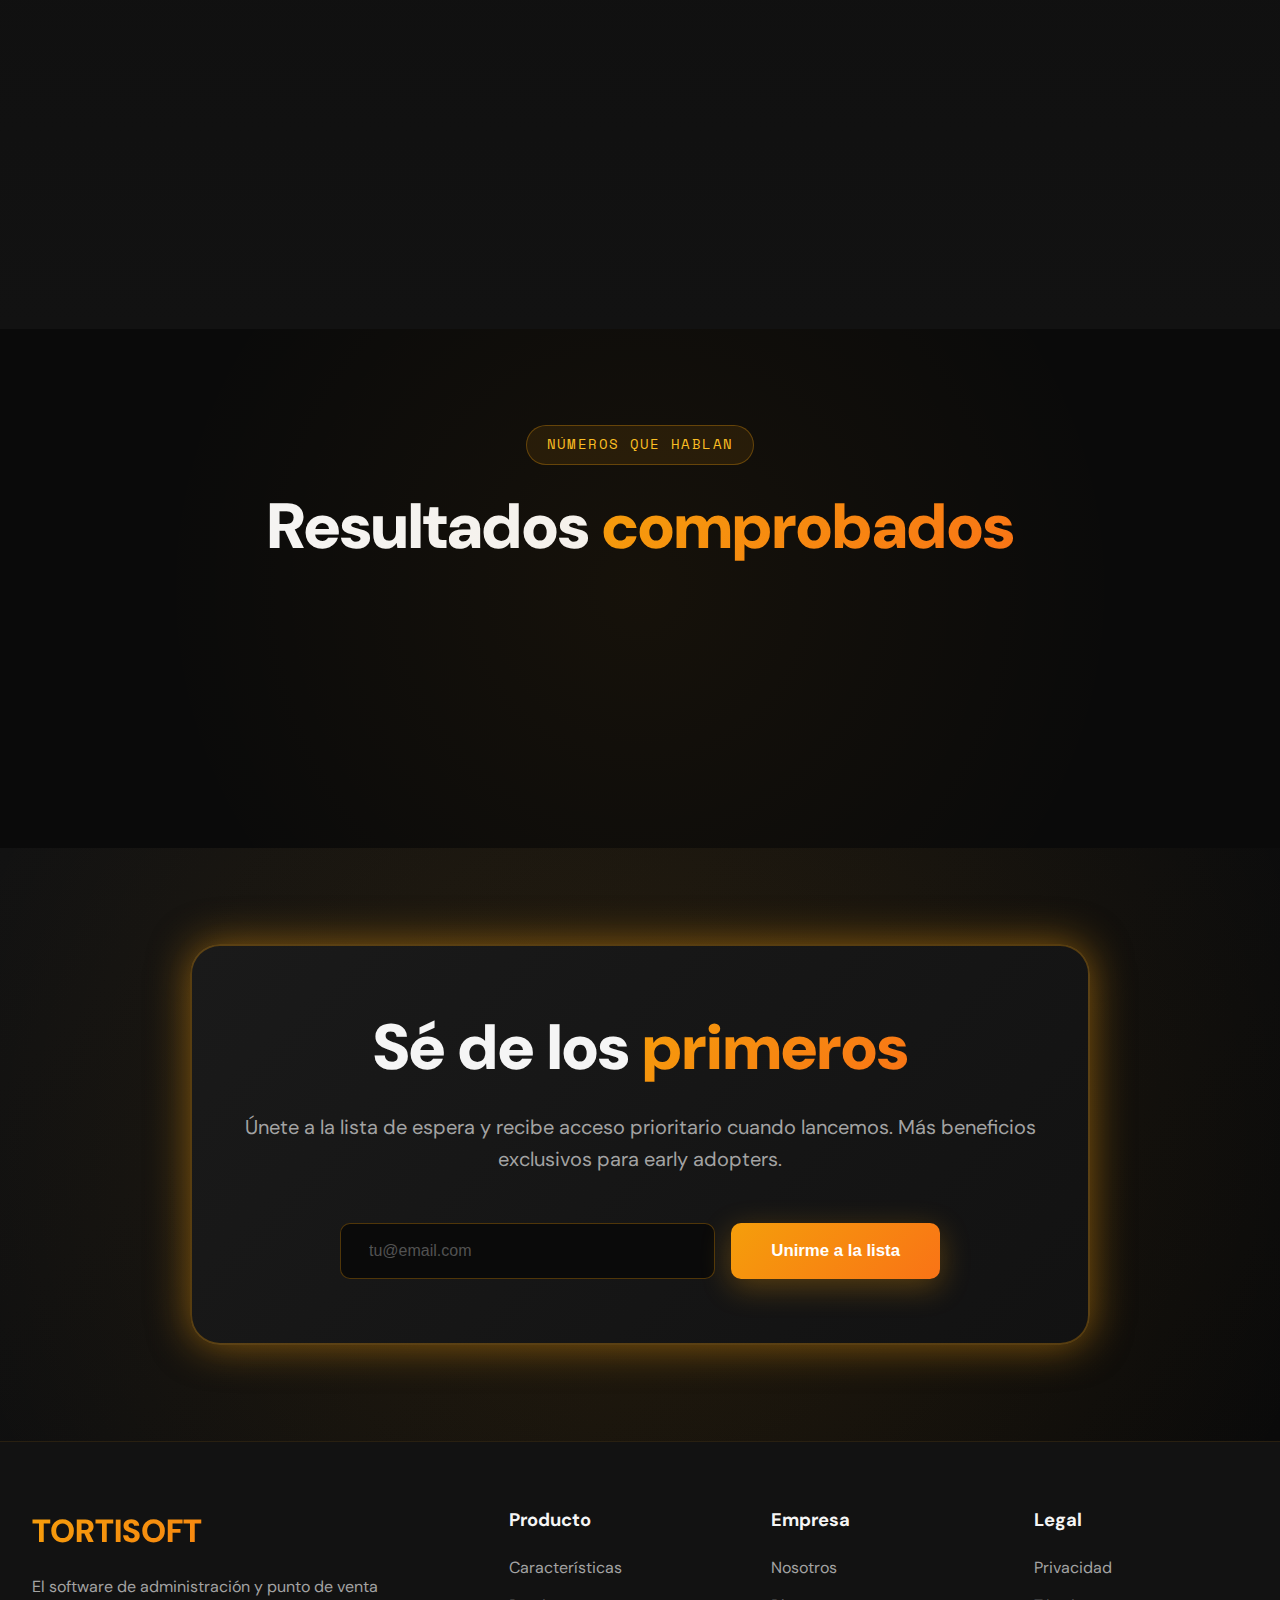
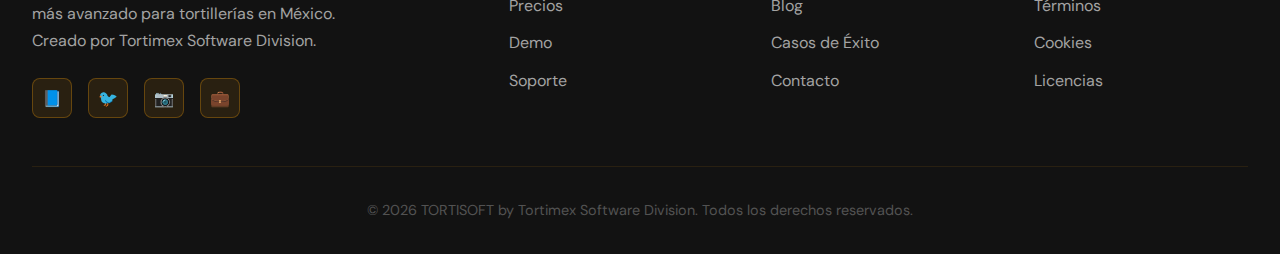
<file: public/index.html>
<!doctype html>
<html lang="es">
  <head>
    <meta charset="UTF-8" />
    <meta name="viewport" content="width=device-width, initial-scale=1.0" />
    <title>TORTISOFT - Sistema Definitivo para Tortillerías</title>
    <link rel="preconnect" href="https://fonts.googleapis.com" />
    <link rel="preconnect" href="https://fonts.gstatic.com" crossorigin />
    <link
      href="https://fonts.googleapis.com/css2?family=DM+Sans:wght@400;500;700;900&family=Space+Mono:wght@400;700&display=swap"
      rel="stylesheet"
    />
    <style>
      /* ==================== VARIABLES CSS ==================== */
      :root {
        /* Colores principales */
        --primary: #f59e0b;
        --primary-dark: #d97706;
        --secondary: #f97316;
        --accent: #fbbf24;

        /* Tonos oscuros */
        --dark-900: #0a0a0a;
        --dark-800: #121212;
        --dark-700: #1a1a1a;
        --dark-600: #262626;

        /* Grises */
        --gray-100: #f5f5f5;
        --gray-200: #e5e5e5;
        --gray-400: #a3a3a3;
        --gray-600: #525252;

        /* Efectos */
        --glow: 0 0 40px rgba(245, 158, 11, 0.5);
        --glow-intense: 0 0 80px rgba(245, 158, 11, 0.8);

        /* Tipografía */
        --font-display: "DM Sans", sans-serif;
        --font-mono: "Space Mono", monospace;

        /* Transiciones */
        --transition: 0.3s cubic-bezier(0.4, 0, 0.2, 1);
        --transition-slow: 0.6s cubic-bezier(0.4, 0, 0.2, 1);
      }

      /* ==================== RESET Y BASE ==================== */
      * {
        margin: 0;
        padding: 0;
        box-sizing: border-box;
      }

      html {
        scroll-behavior: smooth;
        overflow-x: hidden;
      }

      body {
        font-family: var(--font-display);
        background: var(--dark-900);
        color: var(--gray-100);
        line-height: 1.6;
        overflow-x: hidden;
      }

      /* ==================== ANIMACIONES ==================== */
      @keyframes float {
        0%,
        100% {
          transform: translateY(0);
        }
        50% {
          transform: translateY(-20px);
        }
      }

      @keyframes fadeInUp {
        from {
          opacity: 0;
          transform: translateY(40px);
        }
        to {
          opacity: 1;
          transform: translateY(0);
        }
      }

      @keyframes slideInLeft {
        from {
          opacity: 0;
          transform: translateX(-60px);
        }
        to {
          opacity: 1;
          transform: translateX(0);
        }
      }

      @keyframes slideInRight {
        from {
          opacity: 0;
          transform: translateX(60px);
        }
        to {
          opacity: 1;
          transform: translateX(0);
        }
      }

      @keyframes pulse {
        0%,
        100% {
          opacity: 1;
        }
        50% {
          opacity: 0.6;
        }
      }

      @keyframes rotate {
        from {
          transform: rotate(0deg);
        }
        to {
          transform: rotate(360deg);
        }
      }

      @keyframes scaleIn {
        from {
          opacity: 0;
          transform: scale(0.9);
        }
        to {
          opacity: 1;
          transform: scale(1);
        }
      }

      /* ==================== NAVBAR ==================== */
      .navbar {
        position: fixed;
        top: 0;
        width: 100%;
        z-index: 1000;
        background: rgba(10, 10, 10, 0.95);
        backdrop-filter: blur(20px);
        border-bottom: 1px solid rgba(245, 158, 11, 0.1);
        animation: fadeInUp 0.6s ease;
      }

      .navbar-container {
        max-width: 1400px;
        margin: 0 auto;
        padding: 1.25rem 2rem;
        display: flex;
        justify-content: space-between;
        align-items: center;
      }

      .logo {
        font-size: 1.75rem;
        font-weight: 900;
        background: linear-gradient(135deg, var(--primary), var(--secondary));
        -webkit-background-clip: text;
        -webkit-text-fill-color: transparent;
        background-clip: text;
        letter-spacing: -0.03em;
      }

      .nav-menu {
        display: flex;
        gap: 2.5rem;
        list-style: none;
      }

      .nav-link {
        color: var(--gray-100);
        text-decoration: none;
        font-weight: 600;
        font-size: 0.95rem;
        position: relative;
        transition: var(--transition);
      }

      .nav-link::after {
        content: "";
        position: absolute;
        bottom: -5px;
        left: 0;
        width: 0;
        height: 2px;
        background: var(--primary);
        transition: var(--transition);
      }

      .nav-link:hover {
        color: var(--primary);
      }

      .nav-link:hover::after {
        width: 100%;
      }

      .cta-nav {
        padding: 0.75rem 1.75rem;
        background: linear-gradient(135deg, var(--primary), var(--secondary));
        border: none;
        border-radius: 8px;
        color: white;
        font-weight: 700;
        cursor: pointer;
        transition: var(--transition);
        box-shadow: 0 4px 20px rgba(245, 158, 11, 0.3);
      }

      .cta-nav:hover {
        transform: translateY(-2px);
        box-shadow: var(--glow);
      }

      /* ==================== HERO SECTION ==================== */
      .hero {
        min-height: 100vh;
        display: flex;
        align-items: center;
        padding: 8rem 2rem 4rem;
        position: relative;
        overflow: hidden;
      }

      .hero::before {
        content: "";
        position: absolute;
        top: -50%;
        right: -20%;
        width: 100%;
        height: 150%;
        background: radial-gradient(
          circle,
          rgba(245, 158, 11, 0.15) 0%,
          transparent 70%
        );
        animation: rotate 30s linear infinite;
      }

      .hero-grid {
        position: absolute;
        top: 0;
        left: 0;
        width: 100%;
        height: 100%;
        background-image:
          linear-gradient(rgba(245, 158, 11, 0.03) 1px, transparent 1px),
          linear-gradient(90deg, rgba(245, 158, 11, 0.03) 1px, transparent 1px);
        background-size: 50px 50px;
        opacity: 0.5;
      }

      .hero-container {
        max-width: 1400px;
        margin: 0 auto;
        display: grid;
        grid-template-columns: 1fr 1fr;
        gap: 4rem;
        align-items: center;
        position: relative;
        z-index: 1;
      }

      .hero-content {
        animation: slideInLeft 0.8s ease;
      }

      .hero-badge {
        display: inline-flex;
        align-items: center;
        gap: 0.75rem;
        padding: 0.625rem 1.25rem;
        background: rgba(245, 158, 11, 0.1);
        border: 1px solid rgba(245, 158, 11, 0.3);
        border-radius: 50px;
        margin-bottom: 2rem;
        font-size: 0.85rem;
        font-family: var(--font-mono);
        color: var(--accent);
        text-transform: uppercase;
        letter-spacing: 0.1em;
      }

      .hero-badge-dot {
        width: 8px;
        height: 8px;
        background: var(--primary);
        border-radius: 50%;
        animation: pulse 2s ease-in-out infinite;
      }

      .hero-title {
        font-size: clamp(3rem, 7vw, 5.5rem);
        font-weight: 900;
        line-height: 1.1;
        margin-bottom: 1.5rem;
        letter-spacing: -0.03em;
      }

      .gradient-text {
        background: linear-gradient(
          135deg,
          var(--primary) 0%,
          var(--secondary) 100%
        );
        -webkit-background-clip: text;
        -webkit-text-fill-color: transparent;
        background-clip: text;
      }

      .hero-subtitle {
        font-size: 1.35rem;
        color: var(--gray-400);
        margin-bottom: 3rem;
        line-height: 1.7;
        max-width: 600px;
      }

      .hero-buttons {
        display: flex;
        gap: 1.25rem;
        flex-wrap: wrap;
      }

      .btn-primary {
        padding: 1.125rem 2.5rem;
        background: linear-gradient(135deg, var(--primary), var(--secondary));
        border: none;
        border-radius: 10px;
        color: white;
        font-size: 1.05rem;
        font-weight: 700;
        cursor: pointer;
        transition: var(--transition);
        box-shadow: 0 8px 30px rgba(245, 158, 11, 0.3);
        position: relative;
        overflow: hidden;
      }

      .btn-primary::before {
        content: "";
        position: absolute;
        top: 0;
        left: -100%;
        width: 100%;
        height: 100%;
        background: linear-gradient(
          90deg,
          transparent,
          rgba(255, 255, 255, 0.3),
          transparent
        );
        transition: var(--transition-slow);
      }

      .btn-primary:hover::before {
        left: 100%;
      }

      .btn-primary:hover {
        transform: translateY(-3px);
        box-shadow: var(--glow);
      }

      .btn-secondary {
        padding: 1.125rem 2.5rem;
        background: transparent;
        border: 2px solid var(--primary);
        border-radius: 10px;
        color: var(--primary);
        font-size: 1.05rem;
        font-weight: 700;
        cursor: pointer;
        transition: var(--transition);
      }

      .btn-secondary:hover {
        background: rgba(245, 158, 11, 0.1);
        transform: translateY(-3px);
      }

      .hero-visual {
        position: relative;
        animation: slideInRight 0.8s ease;
      }

      .mockup-container {
        position: relative;
        animation: float 6s ease-in-out infinite;
      }

      .main-mockup {
        width: 100%;
        height: auto;
        border-radius: 20px;
        box-shadow:
          0 0 0 1px rgba(245, 158, 11, 0.2),
          0 20px 60px rgba(0, 0, 0, 0.5),
          0 0 100px rgba(245, 158, 11, 0.2);
        background: linear-gradient(135deg, var(--dark-800), var(--dark-700));
        padding: 2rem;
      }

      .mockup-screen {
        background: var(--dark-900);
        border-radius: 12px;
        padding: 2rem;
        border: 1px solid rgba(245, 158, 11, 0.2);
      }

      .mockup-header {
        display: flex;
        gap: 0.5rem;
        margin-bottom: 1.5rem;
      }

      .mockup-dot {
        width: 12px;
        height: 12px;
        border-radius: 50%;
        background: var(--gray-600);
      }

      .mockup-dot:nth-child(1) {
        background: #ff5f56;
      }

      .mockup-dot:nth-child(2) {
        background: #ffbd2e;
      }

      .mockup-dot:nth-child(3) {
        background: #27c93f;
      }

      .mockup-content {
        display: grid;
        gap: 1rem;
      }

      .mockup-row {
        display: grid;
        grid-template-columns: repeat(4, 1fr);
        gap: 0.75rem;
      }

      .mockup-card {
        background: linear-gradient(
          135deg,
          rgba(245, 158, 11, 0.1),
          rgba(249, 115, 22, 0.05)
        );
        border: 1px solid rgba(245, 158, 11, 0.2);
        border-radius: 8px;
        padding: 1.25rem;
        transition: var(--transition);
      }

      .mockup-card:hover {
        transform: translateY(-4px);
        border-color: var(--primary);
        box-shadow: 0 8px 25px rgba(245, 158, 11, 0.3);
      }

      .mockup-card-title {
        font-size: 0.75rem;
        color: var(--gray-400);
        margin-bottom: 0.5rem;
        font-family: var(--font-mono);
        text-transform: uppercase;
        letter-spacing: 0.05em;
      }

      .mockup-card-value {
        font-size: 1.5rem;
        font-weight: 900;
        background: linear-gradient(135deg, var(--primary), var(--accent));
        -webkit-background-clip: text;
        -webkit-text-fill-color: transparent;
        background-clip: text;
      }

      .floating-badge {
        position: absolute;
        background: rgba(10, 10, 10, 0.9);
        backdrop-filter: blur(10px);
        border: 1px solid rgba(245, 158, 11, 0.3);
        border-radius: 12px;
        padding: 1rem 1.5rem;
        box-shadow: 0 10px 40px rgba(0, 0, 0, 0.5);
        animation: float 5s ease-in-out infinite;
      }

      .floating-badge-1 {
        top: 10%;
        left: -10%;
        animation-delay: 0s;
      }

      .floating-badge-2 {
        bottom: 15%;
        right: -10%;
        animation-delay: 2.5s;
      }

      .badge-icon {
        font-size: 2rem;
        margin-bottom: 0.5rem;
      }

      .badge-label {
        font-size: 0.85rem;
        color: var(--gray-400);
      }

      .badge-value {
        font-size: 1.25rem;
        font-weight: 700;
        color: var(--primary);
      }

      /* ==================== PROBLEMS SECTION ==================== */
      .problems {
        padding: 6rem 2rem;
        background: linear-gradient(
          180deg,
          var(--dark-900) 0%,
          var(--dark-800) 100%
        );
        position: relative;
      }

      .section-container {
        max-width: 1400px;
        margin: 0 auto;
      }

      .section-header {
        text-align: center;
        margin-bottom: 4rem;
      }

      .section-badge {
        display: inline-block;
        padding: 0.5rem 1.25rem;
        background: rgba(245, 158, 11, 0.1);
        border: 1px solid rgba(245, 158, 11, 0.3);
        border-radius: 50px;
        font-size: 0.85rem;
        font-family: var(--font-mono);
        color: var(--accent);
        text-transform: uppercase;
        letter-spacing: 0.1em;
        margin-bottom: 1.5rem;
      }

      .section-title {
        font-size: clamp(2.5rem, 5vw, 4rem);
        font-weight: 900;
        line-height: 1.2;
        margin-bottom: 1.5rem;
      }

      .section-subtitle {
        font-size: 1.25rem;
        color: var(--gray-400);
        max-width: 700px;
        margin: 0 auto;
      }

      .problems-grid {
        display: grid;
        grid-template-columns: repeat(auto-fit, minmax(350px, 1fr));
        gap: 2rem;
      }

      .problem-card {
        background: linear-gradient(135deg, var(--dark-700), var(--dark-800));
        border: 1px solid rgba(245, 158, 11, 0.1);
        border-radius: 20px;
        padding: 2.5rem;
        position: relative;
        overflow: hidden;
        transition: var(--transition-slow);
        animation: fadeInUp 0.6s ease;
      }

      .problem-card::before {
        content: "";
        position: absolute;
        top: 0;
        left: 0;
        width: 100%;
        height: 100%;
        background: linear-gradient(
          135deg,
          rgba(245, 158, 11, 0.05),
          transparent
        );
        opacity: 0;
        transition: var(--transition-slow);
      }

      .problem-card:hover::before {
        opacity: 1;
      }

      .problem-card:hover {
        transform: translateY(-8px);
        border-color: var(--primary);
        box-shadow: 0 20px 60px rgba(245, 158, 11, 0.2);
      }

      .problem-icon {
        width: 60px;
        height: 60px;
        background: linear-gradient(135deg, var(--primary), var(--secondary));
        border-radius: 12px;
        display: flex;
        align-items: center;
        justify-content: center;
        font-size: 2rem;
        margin-bottom: 1.5rem;
      }

      .problem-title {
        font-size: 1.5rem;
        font-weight: 800;
        margin-bottom: 1rem;
        color: var(--gray-100);
      }

      .problem-description {
        color: var(--gray-400);
        line-height: 1.7;
        margin-bottom: 1.5rem;
      }

      .problem-stat {
        display: inline-flex;
        align-items: center;
        gap: 0.5rem;
        padding: 0.625rem 1.25rem;
        background: rgba(239, 68, 68, 0.1);
        border: 1px solid rgba(239, 68, 68, 0.3);
        border-radius: 8px;
        color: #f87171;
        font-family: var(--font-mono);
        font-size: 0.9rem;
        font-weight: 700;
      }

      /* ==================== SOLUTION SECTION ==================== */
      .solution {
        padding: 6rem 2rem;
        background: var(--dark-900);
        position: relative;
      }

      .solution-grid {
        display: grid;
        grid-template-columns: 1fr 1fr;
        gap: 6rem;
        align-items: center;
        margin-top: 4rem;
      }

      .solution-visual {
        position: relative;
      }

      .devices-stack {
        position: relative;
      }

      .device {
        background: linear-gradient(135deg, var(--dark-800), var(--dark-700));
        border: 1px solid rgba(245, 158, 11, 0.2);
        border-radius: 20px;
        padding: 1.5rem;
        box-shadow: 0 20px 60px rgba(0, 0, 0, 0.5);
        transition: var(--transition-slow);
      }

      .device:hover {
        transform: translateY(-10px) scale(1.02);
        box-shadow: var(--glow);
      }

      .device-desktop {
        margin-bottom: -100px;
        z-index: 2;
        position: relative;
      }

      .device-tablet {
        transform: rotate(5deg) translateX(30%);
        z-index: 3;
        animation: float 8s ease-in-out infinite;
        animation-delay: 1s;
      }

      .device-screen {
        background: var(--dark-900);
        border-radius: 12px;
        padding: 1.5rem;
        border: 1px solid rgba(245, 158, 11, 0.1);
        min-height: 250px;
      }

      .features-list {
        list-style: none;
      }

      .feature-item {
        display: flex;
        align-items: flex-start;
        gap: 1.25rem;
        margin-bottom: 2rem;
        animation: fadeInUp 0.6s ease;
      }

      .feature-number {
        width: 45px;
        height: 45px;
        background: linear-gradient(135deg, var(--primary), var(--secondary));
        border-radius: 10px;
        display: flex;
        align-items: center;
        justify-content: center;
        font-weight: 900;
        font-size: 1.25rem;
        flex-shrink: 0;
      }

      .feature-content h3 {
        font-size: 1.35rem;
        font-weight: 800;
        margin-bottom: 0.5rem;
        color: var(--gray-100);
      }

      .feature-content p {
        color: var(--gray-400);
        line-height: 1.7;
      }

      /* ==================== FEATURES GRID SECTION ==================== */
      .features {
        padding: 6rem 2rem;
        background: linear-gradient(
          180deg,
          var(--dark-900) 0%,
          var(--dark-800) 100%
        );
      }

      .features-grid {
        display: grid;
        grid-template-columns: repeat(auto-fit, minmax(300px, 1fr));
        gap: 2rem;
        margin-top: 4rem;
      }

      .feature-card {
        background: var(--dark-700);
        border: 1px solid rgba(245, 158, 11, 0.1);
        border-radius: 16px;
        padding: 2rem;
        transition: var(--transition-slow);
        position: relative;
        overflow: hidden;
      }

      .feature-card::before {
        content: "";
        position: absolute;
        top: -50%;
        right: -50%;
        width: 200%;
        height: 200%;
        background: radial-gradient(
          circle,
          rgba(245, 158, 11, 0.1) 0%,
          transparent 70%
        );
        opacity: 0;
        transition: var(--transition-slow);
      }

      .feature-card:hover::before {
        opacity: 1;
      }

      .feature-card:hover {
        transform: translateY(-8px);
        border-color: var(--primary);
        box-shadow: 0 20px 60px rgba(245, 158, 11, 0.2);
      }

      .feature-icon {
        width: 55px;
        height: 55px;
        background: linear-gradient(
          135deg,
          rgba(245, 158, 11, 0.2),
          rgba(249, 115, 22, 0.1)
        );
        border: 1px solid rgba(245, 158, 11, 0.3);
        border-radius: 12px;
        display: flex;
        align-items: center;
        justify-content: center;
        font-size: 1.75rem;
        margin-bottom: 1.5rem;
      }

      .feature-card h3 {
        font-size: 1.35rem;
        font-weight: 800;
        margin-bottom: 1rem;
        color: var(--gray-100);
      }

      .feature-card p {
        color: var(--gray-400);
        line-height: 1.7;
      }

      /* ==================== STATS SECTION ==================== */
      .stats {
        padding: 6rem 2rem;
        background: var(--dark-900);
        position: relative;
      }

      .stats::before {
        content: "";
        position: absolute;
        top: 0;
        left: 0;
        width: 100%;
        height: 100%;
        background: radial-gradient(
          circle at center,
          rgba(245, 158, 11, 0.05) 0%,
          transparent 70%
        );
      }

      .stats-grid {
        display: grid;
        grid-template-columns: repeat(auto-fit, minmax(250px, 1fr));
        gap: 3rem;
        margin-top: 4rem;
        position: relative;
        z-index: 1;
      }

      .stat-item {
        text-align: center;
        animation: scaleIn 0.6s ease;
      }

      .stat-value {
        font-size: clamp(3rem, 6vw, 5rem);
        font-weight: 900;
        background: linear-gradient(135deg, var(--primary), var(--secondary));
        -webkit-background-clip: text;
        -webkit-text-fill-color: transparent;
        background-clip: text;
        line-height: 1;
        margin-bottom: 1rem;
      }

      .stat-label {
        font-size: 1.15rem;
        color: var(--gray-400);
        font-weight: 600;
      }

      /* ==================== CTA SECTION ==================== */
      .cta-section {
        padding: 6rem 2rem;
        background: linear-gradient(135deg, var(--dark-800), var(--dark-900));
        position: relative;
        overflow: hidden;
      }

      .cta-section::before {
        content: "";
        position: absolute;
        top: -50%;
        left: -50%;
        width: 200%;
        height: 200%;
        background: radial-gradient(
          circle,
          rgba(245, 158, 11, 0.1) 0%,
          transparent 50%
        );
        animation: rotate 30s linear infinite;
      }

      .cta-container {
        max-width: 900px;
        margin: 0 auto;
        text-align: center;
        background: linear-gradient(135deg, var(--dark-700), var(--dark-800));
        border: 2px solid rgba(245, 158, 11, 0.3);
        border-radius: 30px;
        padding: 4rem 3rem;
        position: relative;
        z-index: 1;
        box-shadow: var(--glow);
      }

      .cta-title {
        font-size: clamp(2.5rem, 5vw, 4rem);
        font-weight: 900;
        margin-bottom: 1.5rem;
        line-height: 1.2;
      }

      .cta-subtitle {
        font-size: 1.25rem;
        color: var(--gray-400);
        margin-bottom: 3rem;
      }

      .cta-form {
        display: flex;
        gap: 1rem;
        max-width: 600px;
        margin: 0 auto;
        flex-wrap: wrap;
        justify-content: center;
      }

      .cta-input {
        flex: 1;
        min-width: 300px;
        padding: 1.125rem 1.75rem;
        background: var(--dark-900);
        border: 1px solid rgba(245, 158, 11, 0.3);
        border-radius: 10px;
        color: var(--gray-100);
        font-size: 1rem;
        transition: var(--transition);
      }

      .cta-input:focus {
        outline: none;
        border-color: var(--primary);
        box-shadow: 0 0 0 3px rgba(245, 158, 11, 0.1);
      }

      .cta-input::placeholder {
        color: var(--gray-600);
      }

      /* ==================== FOOTER ==================== */
      .footer {
        padding: 4rem 2rem 2rem;
        background: var(--dark-800);
        border-top: 1px solid rgba(245, 158, 11, 0.1);
      }

      .footer-container {
        max-width: 1400px;
        margin: 0 auto;
      }

      .footer-grid {
        display: grid;
        grid-template-columns: 2fr 1fr 1fr 1fr;
        gap: 3rem;
        margin-bottom: 3rem;
      }

      .footer-brand {
        max-width: 350px;
      }

      .footer-logo {
        font-size: 2rem;
        font-weight: 900;
        background: linear-gradient(135deg, var(--primary), var(--secondary));
        -webkit-background-clip: text;
        -webkit-text-fill-color: transparent;
        background-clip: text;
        margin-bottom: 1rem;
      }

      .footer-description {
        color: var(--gray-400);
        line-height: 1.7;
        margin-bottom: 1.5rem;
      }

      .footer-social {
        display: flex;
        gap: 1rem;
      }

      .social-icon {
        width: 40px;
        height: 40px;
        background: rgba(245, 158, 11, 0.1);
        border: 1px solid rgba(245, 158, 11, 0.3);
        border-radius: 8px;
        display: flex;
        align-items: center;
        justify-content: center;
        color: var(--primary);
        text-decoration: none;
        transition: var(--transition);
      }

      .social-icon:hover {
        background: var(--primary);
        color: white;
        transform: translateY(-3px);
      }

      .footer-section h4 {
        font-size: 1.15rem;
        font-weight: 700;
        margin-bottom: 1.25rem;
        color: var(--gray-100);
      }

      .footer-links {
        list-style: none;
      }

      .footer-links li {
        margin-bottom: 0.75rem;
      }

      .footer-links a {
        color: var(--gray-400);
        text-decoration: none;
        transition: var(--transition);
      }

      .footer-links a:hover {
        color: var(--primary);
      }

      .footer-bottom {
        padding-top: 2rem;
        border-top: 1px solid rgba(245, 158, 11, 0.1);
        text-align: center;
        color: var(--gray-600);
        font-size: 0.9rem;
      }

      /* ==================== RESPONSIVE ==================== */
      @media (max-width: 1024px) {
        .hero-container,
        .solution-grid {
          grid-template-columns: 1fr;
          gap: 3rem;
        }

        .nav-menu {
          display: none;
        }

        .footer-grid {
          grid-template-columns: 1fr 1fr;
          gap: 2rem;
        }

        .floating-badge-1,
        .floating-badge-2 {
          display: none;
        }
      }

      @media (max-width: 768px) {
        .hero {
          padding: 6rem 1.5rem 3rem;
        }

        .hero-title {
          font-size: 2.5rem;
        }

        .section-title {
          font-size: 2rem;
        }

        .problems-grid,
        .features-grid {
          grid-template-columns: 1fr;
        }

        .stats-grid {
          grid-template-columns: 1fr;
          gap: 2rem;
        }

        .footer-grid {
          grid-template-columns: 1fr;
        }

        .cta-form {
          flex-direction: column;
        }

        .cta-input {
          min-width: 100%;
        }

        .mockup-row {
          grid-template-columns: repeat(2, 1fr);
        }
      }

      /* ==================== UTILITIES ==================== */
      .delay-100 {
        animation-delay: 0.1s;
      }
      .delay-200 {
        animation-delay: 0.2s;
      }
      .delay-300 {
        animation-delay: 0.3s;
      }
      .delay-400 {
        animation-delay: 0.4s;
      }
      .delay-500 {
        animation-delay: 0.5s;
      }
      .delay-600 {
        animation-delay: 0.6s;
      }
    </style>
  </head>
  <body>
    <!-- NAVBAR -->
    <nav class="navbar">
      <div class="navbar-container">
        <div class="logo">TORTISOFT</div>
        <ul class="nav-menu">
          <li><a href="#inicio" class="nav-link">Inicio</a></li>
          <li><a href="#problemas" class="nav-link">Problemas</a></li>
          <li><a href="#solucion" class="nav-link">Solución</a></li>
          <li>
            <a href="#caracteristicas" class="nav-link">Características</a>
          </li>
        </ul>
        <button class="cta-nav">Solicitar Demo</button>
      </div>
    </nav>

    <!-- HERO SECTION -->
    <section id="inicio" class="hero">
      <div class="hero-grid"></div>
      <div class="hero-container">
        <div class="hero-content">
          <div class="hero-badge">
            <span class="hero-badge-dot"></span>
            <span>Lanzamiento Próximamente</span>
          </div>
          <h1 class="hero-title">
            El sistema que va a<br />
            <span class="gradient-text">revolucionar</span><br />
            las tortillerías
          </h1>
          <p class="hero-subtitle">
            Control total, cero fugas y precisión absoluta. TORTISOFT es el
            software de administración y punto de venta más avanzado jamás
            creado para tortillerías en México.
          </p>
          <div class="hero-buttons">
            <button class="btn-primary">Únete a la lista de espera</button>
            <button class="btn-secondary">Ver demo en vivo</button>
          </div>
        </div>
        <div class="hero-visual">
          <div class="mockup-container">
            <div class="main-mockup">
              <div class="mockup-screen">
                <div class="mockup-header">
                  <div class="mockup-dot"></div>
                  <div class="mockup-dot"></div>
                  <div class="mockup-dot"></div>
                </div>
                <div class="mockup-content">
                  <div class="mockup-row">
                    <div class="mockup-card">
                      <div class="mockup-card-title">Ventas Hoy</div>
                      <div class="mockup-card-value">$45.2K</div>
                    </div>
                    <div class="mockup-card">
                      <div class="mockup-card-title">Kilos Vendidos</div>
                      <div class="mockup-card-value">287</div>
                    </div>
                    <div class="mockup-card">
                      <div class="mockup-card-title">Tickets</div>
                      <div class="mockup-card-value">142</div>
                    </div>
                    <div class="mockup-card">
                      <div class="mockup-card-title">Efectivo</div>
                      <div class="mockup-card-value">89%</div>
                    </div>
                  </div>
                  <div class="mockup-row">
                    <div class="mockup-card">
                      <div class="mockup-card-title">Inventario</div>
                      <div class="mockup-card-value">1.2T</div>
                    </div>
                    <div class="mockup-card">
                      <div class="mockup-card-title">Merma</div>
                      <div class="mockup-card-value">2.1%</div>
                    </div>
                    <div class="mockup-card">
                      <div class="mockup-card-title">Producción</div>
                      <div class="mockup-card-value">98%</div>
                    </div>
                    <div class="mockup-card">
                      <div class="mockup-card-title">Clientes</div>
                      <div class="mockup-card-value">+32</div>
                    </div>
                  </div>
                </div>
              </div>
            </div>
          </div>
          <div class="floating-badge floating-badge-1">
            <div class="badge-icon">🔒</div>
            <div class="badge-label">Seguridad</div>
            <div class="badge-value">100% Confiable</div>
          </div>
          <div class="floating-badge floating-badge-2">
            <div class="badge-icon">⚡</div>
            <div class="badge-label">Velocidad</div>
            <div class="badge-value">Ultra Rápido</div>
          </div>
        </div>
      </div>
    </section>

    <!-- PROBLEMS SECTION -->
    <section id="problemas" class="problems">
      <div class="section-container">
        <div class="section-header">
          <span class="section-badge">Los Problemas Que Resolvemos</span>
          <h2 class="section-title">
            Tu tortillería merece<br />
            algo <span class="gradient-text">mejor</span>
          </h2>
          <p class="section-subtitle">
            Conocemos a fondo los retos que enfrentan las tortillerías día a
            día. TORTISOFT fue diseñado específicamente para eliminar estos
            dolores de cabeza.
          </p>
        </div>
        <div class="problems-grid">
          <div class="problem-card delay-100">
            <div class="problem-icon">💸</div>
            <h3 class="problem-title">Fugas de efectivo</h3>
            <p class="problem-description">
              Sin control preciso, el efectivo desaparece. Los empleados pueden
              manipular ventas, pesos y registros sin que te des cuenta.
            </p>
            <span class="problem-stat">⚠️ Hasta 30% de pérdidas</span>
          </div>
          <div class="problem-card delay-200">
            <div class="problem-icon">📊</div>
            <h3 class="problem-title">Falta de visibilidad</h3>
            <p class="problem-description">
              No sabes cuánto vendes en tiempo real, cuál es tu inventario
              exacto ni cuánto estás perdiendo en merma.
            </p>
            <span class="problem-stat">⚠️ Decisiones a ciegas</span>
          </div>
          <div class="problem-card delay-300">
            <div class="problem-icon">⚖️</div>
            <h3 class="problem-title">Manipulación de básculas</h3>
            <p class="problem-description">
              Los empleados pueden alterar el peso real, cobrando de menos y
              quedándose con la diferencia sin dejar rastro.
            </p>
            <span class="problem-stat">⚠️ Robos sistemáticos</span>
          </div>
          <div class="problem-card delay-400">
            <div class="problem-icon">📝</div>
            <h3 class="problem-title">Registros manuales</h3>
            <p class="problem-description">
              Llevar todo en cuadernos es lento, propenso a errores y hace
              imposible tener información confiable para crecer.
            </p>
            <span class="problem-stat">⚠️ Horas perdidas</span>
          </div>
          <div class="problem-card delay-500">
            <div class="problem-icon">🔄</div>
            <h3 class="problem-title">Control de inventario caótico</h3>
            <p class="problem-description">
              No sabes cuánto maíz tienes, cuándo reordenar o cuánto estás
              perdiendo por producto vencido o mal almacenado.
            </p>
            <span class="problem-stat">⚠️ Costos ocultos</span>
          </div>
          <div class="problem-card delay-600">
            <div class="problem-icon">👥</div>
            <h3 class="problem-title">Sin control de personal</h3>
            <p class="problem-description">
              No tienes registro de entradas, salidas, productividad ni
              rendimiento de tu equipo. Todo se maneja con confianza.
            </p>
            <span class="problem-stat">⚠️ Baja productividad</span>
          </div>
        </div>
      </div>
    </section>

    <!-- SOLUTION SECTION -->
    <section id="solucion" class="solution">
      <div class="section-container">
        <div class="section-header">
          <span class="section-badge">La Solución Definitiva</span>
          <h2 class="section-title">
            TORTISOFT:<br />
            <span class="gradient-text">Control total</span> en todos tus
            dispositivos
          </h2>
          <p class="section-subtitle">
            Desde el punto de venta hasta tu smartphone, tendrás visibilidad
            completa de tu negocio en tiempo real, donde sea que estés.
          </p>
        </div>
        <div class="solution-grid">
          <div class="solution-visual">
            <div class="devices-stack">
              <div class="device device-desktop">
                <div class="device-screen">
                  <div class="mockup-header">
                    <div class="mockup-dot"></div>
                    <div class="mockup-dot"></div>
                    <div class="mockup-dot"></div>
                  </div>
                  <div
                    style="
                      height: 200px;
                      background: linear-gradient(
                        135deg,
                        rgba(245, 158, 11, 0.1),
                        rgba(249, 115, 22, 0.05)
                      );
                      border-radius: 8px;
                      display: flex;
                      align-items: center;
                      justify-content: center;
                      color: var(--gray-600);
                      font-family: var(--font-mono);
                      font-size: 0.9rem;
                    "
                  >
                    Sistema de Punto de Venta
                  </div>
                </div>
              </div>
              <div class="device device-tablet">
                <div class="device-screen">
                  <div
                    style="
                      height: 180px;
                      background: linear-gradient(
                        135deg,
                        rgba(245, 158, 11, 0.1),
                        rgba(249, 115, 22, 0.05)
                      );
                      border-radius: 8px;
                      display: flex;
                      align-items: center;
                      justify-content: center;
                      color: var(--gray-600);
                      font-family: var(--font-mono);
                      font-size: 0.85rem;
                    "
                  >
                    Panel de Administración
                  </div>
                </div>
              </div>
            </div>
          </div>
          <div>
            <ul class="features-list">
              <li class="feature-item delay-100">
                <div class="feature-number">1</div>
                <div class="feature-content">
                  <h3>Punto de Venta Inteligente</h3>
                  <p>
                    Sistema POS diseñado específicamente para tortillerías.
                    Integración directa con básculas certificadas, impresión de
                    tickets automática y control de turno en tiempo real.
                  </p>
                </div>
              </li>
              <li class="feature-item delay-200">
                <div class="feature-number">2</div>
                <div class="feature-content">
                  <h3>Dashboard Administrativo Web</h3>
                  <p>
                    Accede desde cualquier dispositivo. Revisa ventas,
                    inventario, reportes y estadísticas en tiempo real. Toma
                    decisiones informadas desde tu celular, tablet o
                    computadora.
                  </p>
                </div>
              </li>
              <li class="feature-item delay-300">
                <div class="feature-number">3</div>
                <div class="feature-content">
                  <h3>App Móvil para Dueños</h3>
                  <p>
                    Monitorea tu negocio desde donde estés. Recibe alertas en
                    tiempo real de ventas, aperturas de caja, merma y
                    movimientos sospechosos.
                  </p>
                </div>
              </li>
              <li class="feature-item delay-400">
                <div class="feature-number">4</div>
                <div class="feature-content">
                  <h3>Soporte Multi-sucursal</h3>
                  <p>
                    ¿Tienes varias tortillerías? Controla todas desde un solo
                    lugar. Compara rendimiento, transfiere inventario y
                    centraliza tu operación.
                  </p>
                </div>
              </li>
            </ul>
          </div>
        </div>
      </div>
    </section>

    <!-- FEATURES SECTION -->
    <section id="caracteristicas" class="features">
      <div class="section-container">
        <div class="section-header">
          <span class="section-badge">Características Premium</span>
          <h2 class="section-title">
            Todo lo que necesitas<br />
            <span class="gradient-text">en un solo sistema</span>
          </h2>
          <p class="section-subtitle">
            TORTISOFT integra cada aspecto de tu tortillería en una plataforma
            potente, intuitiva y diseñada para maximizar tu rentabilidad.
          </p>
        </div>
        <div class="features-grid">
          <div class="feature-card delay-100">
            <div class="feature-icon">⚖️</div>
            <h3>Integración con Básculas</h3>
            <p>
              Conexión directa con básculas certificadas. El peso se registra
              automáticamente sin intervención manual, eliminando manipulación y
              garantizando precisión total.
            </p>
          </div>
          <div class="feature-card delay-200">
            <div class="feature-icon">📦</div>
            <h3>Control de Inventario</h3>
            <p>
              Monitorea en tiempo real tu maíz, harina, productos y materias
              primas. Alertas automáticas de stock bajo, fechas de vencimiento y
              rotación FIFO.
            </p>
          </div>
          <div class="feature-card delay-300">
            <div class="feature-icon">💰</div>
            <h3>Gestión de Caja</h3>
            <p>
              Control absoluto de efectivo, tarjetas y transferencias. Cortes de
              caja automáticos, arqueos y detección de irregularidades con
              alertas instantáneas.
            </p>
          </div>
          <div class="feature-card delay-400">
            <div class="feature-icon">📈</div>
            <h3>Reportes Inteligentes</h3>
            <p>
              Dashboards visuales con métricas clave: ventas por hora, productos
              más vendidos, rendimiento de empleados, análisis de merma y
              proyecciones.
            </p>
          </div>
          <div class="feature-card delay-500">
            <div class="feature-icon">👤</div>
            <h3>Control de Empleados</h3>
            <p>
              Registro de entradas, salidas, desempeño y productividad.
              Asignación de permisos por rol y auditoría completa de todas las
              acciones.
            </p>
          </div>
          <div class="feature-card delay-600">
            <div class="feature-icon">🧾</div>
            <h3>Facturación Electrónica</h3>
            <p>
              Genera facturas al instante cumpliendo con todos los requisitos
              del SAT. Integración automática con tu contabilidad y envío por
              correo.
            </p>
          </div>
          <div class="feature-card delay-100">
            <div class="feature-icon">🔔</div>
            <h3>Alertas en Tiempo Real</h3>
            <p>
              Recibe notificaciones instantáneas de ventas inusuales,
              movimientos sospechosos, cierres de caja y cualquier evento
              crítico en tu negocio.
            </p>
          </div>
          <div class="feature-card delay-200">
            <div class="feature-icon">🎯</div>
            <h3>Gestión de Producción</h3>
            <p>
              Controla tu producción diaria de tortillas, registra merma,
              optimiza tiempos y asegura calidad consistente en cada lote
              producido.
            </p>
          </div>
          <div class="feature-card delay-300">
            <div class="feature-icon">📱</div>
            <h3>App Móvil Nativa</h3>
            <p>
              Aplicación iOS y Android para dueños. Monitorea todo desde tu
              smartphone: ventas en vivo, inventario, alertas y reportes
              completos al alcance.
            </p>
          </div>
        </div>
      </div>
    </section>

    <!-- STATS SECTION -->
    <section class="stats">
      <div class="section-container">
        <div class="section-header">
          <span class="section-badge">Números Que Hablan</span>
          <h2 class="section-title">
            Resultados <span class="gradient-text">comprobados</span>
          </h2>
        </div>
        <div class="stats-grid">
          <div class="stat-item delay-100">
            <div class="stat-value">30%</div>
            <div class="stat-label">Reducción de Fugas</div>
          </div>
          <div class="stat-item delay-200">
            <div class="stat-value">100%</div>
            <div class="stat-label">Precisión en Ventas</div>
          </div>
          <div class="stat-item delay-300">
            <div class="stat-value">50%</div>
            <div class="stat-label">Menos Tiempo Admin</div>
          </div>
          <div class="stat-item delay-400">
            <div class="stat-value">24/7</div>
            <div class="stat-label">Acceso a tu Negocio</div>
          </div>
        </div>
      </div>
    </section>

    <!-- CTA SECTION -->
    <section class="cta-section">
      <div class="cta-container">
        <h2 class="cta-title">
          Sé de los <span class="gradient-text">primeros</span>
        </h2>
        <p class="cta-subtitle">
          Únete a la lista de espera y recibe acceso prioritario cuando
          lancemos. Más beneficios exclusivos para early adopters.
        </p>
        <form class="cta-form">
          <input
            type="email"
            class="cta-input"
            placeholder="tu@email.com"
            required
          />
          <button type="submit" class="btn-primary">Unirme a la lista</button>
        </form>
      </div>
    </section>

    <!-- FOOTER -->
    <footer class="footer">
      <div class="footer-container">
        <div class="footer-grid">
          <div class="footer-brand">
            <div class="footer-logo">TORTISOFT</div>
            <p class="footer-description">
              El software de administración y punto de venta más avanzado para
              tortillerías en México. Creado por Tortimex Software Division.
            </p>
            <div class="footer-social">
              <a href="#" class="social-icon" aria-label="Facebook">📘</a>
              <a href="#" class="social-icon" aria-label="Twitter">🐦</a>
              <a href="#" class="social-icon" aria-label="Instagram">📷</a>
              <a href="#" class="social-icon" aria-label="LinkedIn">💼</a>
            </div>
          </div>
          <div class="footer-section">
            <h4>Producto</h4>
            <ul class="footer-links">
              <li><a href="#">Características</a></li>
              <li><a href="#">Precios</a></li>
              <li><a href="#">Demo</a></li>
              <li><a href="#">Soporte</a></li>
            </ul>
          </div>
          <div class="footer-section">
            <h4>Empresa</h4>
            <ul class="footer-links">
              <li><a href="#">Nosotros</a></li>
              <li><a href="#">Blog</a></li>
              <li><a href="#">Casos de Éxito</a></li>
              <li><a href="#">Contacto</a></li>
            </ul>
          </div>
          <div class="footer-section">
            <h4>Legal</h4>
            <ul class="footer-links">
              <li><a href="#">Privacidad</a></li>
              <li><a href="#">Términos</a></li>
              <li><a href="#">Cookies</a></li>
              <li><a href="#">Licencias</a></li>
            </ul>
          </div>
        </div>
        <div class="footer-bottom">
          <p>
            &copy; 2026 TORTISOFT by Tortimex Software Division. Todos los
            derechos reservados.
          </p>
        </div>
      </div>
    </footer>

    <script>
      // Smooth scroll para navegación
      document.querySelectorAll('a[href^="#"]').forEach((anchor) => {
        anchor.addEventListener("click", function (e) {
          e.preventDefault();
          const target = document.querySelector(this.getAttribute("href"));
          if (target) {
            target.scrollIntoView({
              behavior: "smooth",
              block: "start",
            });
          }
        });
      });

      // Animación de entrada en scroll
      const observerOptions = {
        threshold: 0.1,
        rootMargin: "0px 0px -50px 0px",
      };

      const observer = new IntersectionObserver((entries) => {
        entries.forEach((entry) => {
          if (entry.isIntersecting) {
            entry.target.style.opacity = "1";
            entry.target.style.transform = "translateY(0)";
          }
        });
      }, observerOptions);

      document
        .querySelectorAll(
          ".problem-card, .feature-card, .feature-item, .stat-item",
        )
        .forEach((el) => {
          el.style.opacity = "0";
          el.style.transform = "translateY(30px)";
          el.style.transition = "opacity 0.6s ease, transform 0.6s ease";
          observer.observe(el);
        });

      // Form submission
      document.querySelector(".cta-form")?.addEventListener("submit", (e) => {
        e.preventDefault();
        const email = e.target.querySelector('input[type="email"]').value;
        alert(`¡Gracias! ${email} ha sido agregado a la lista de espera.`);
        e.target.reset();
      });
    </script>
  </body>
</html>
</file>
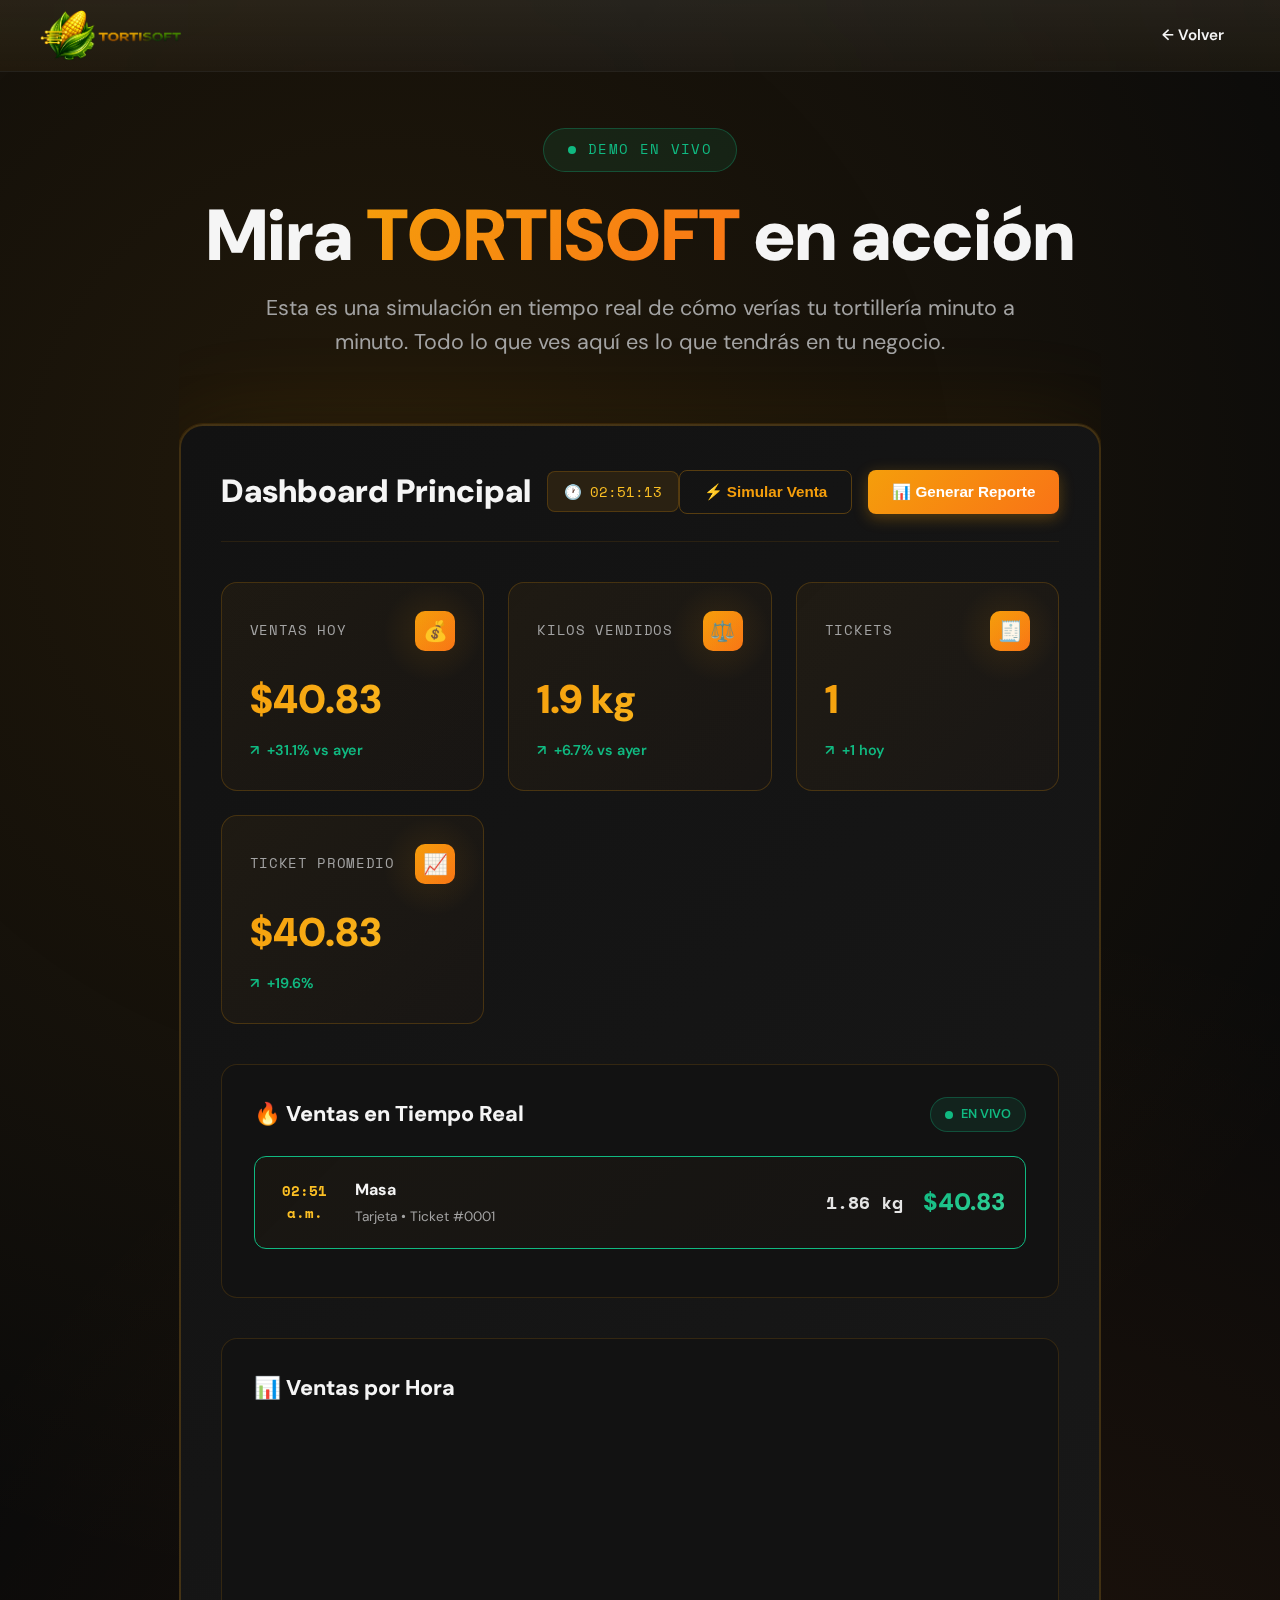
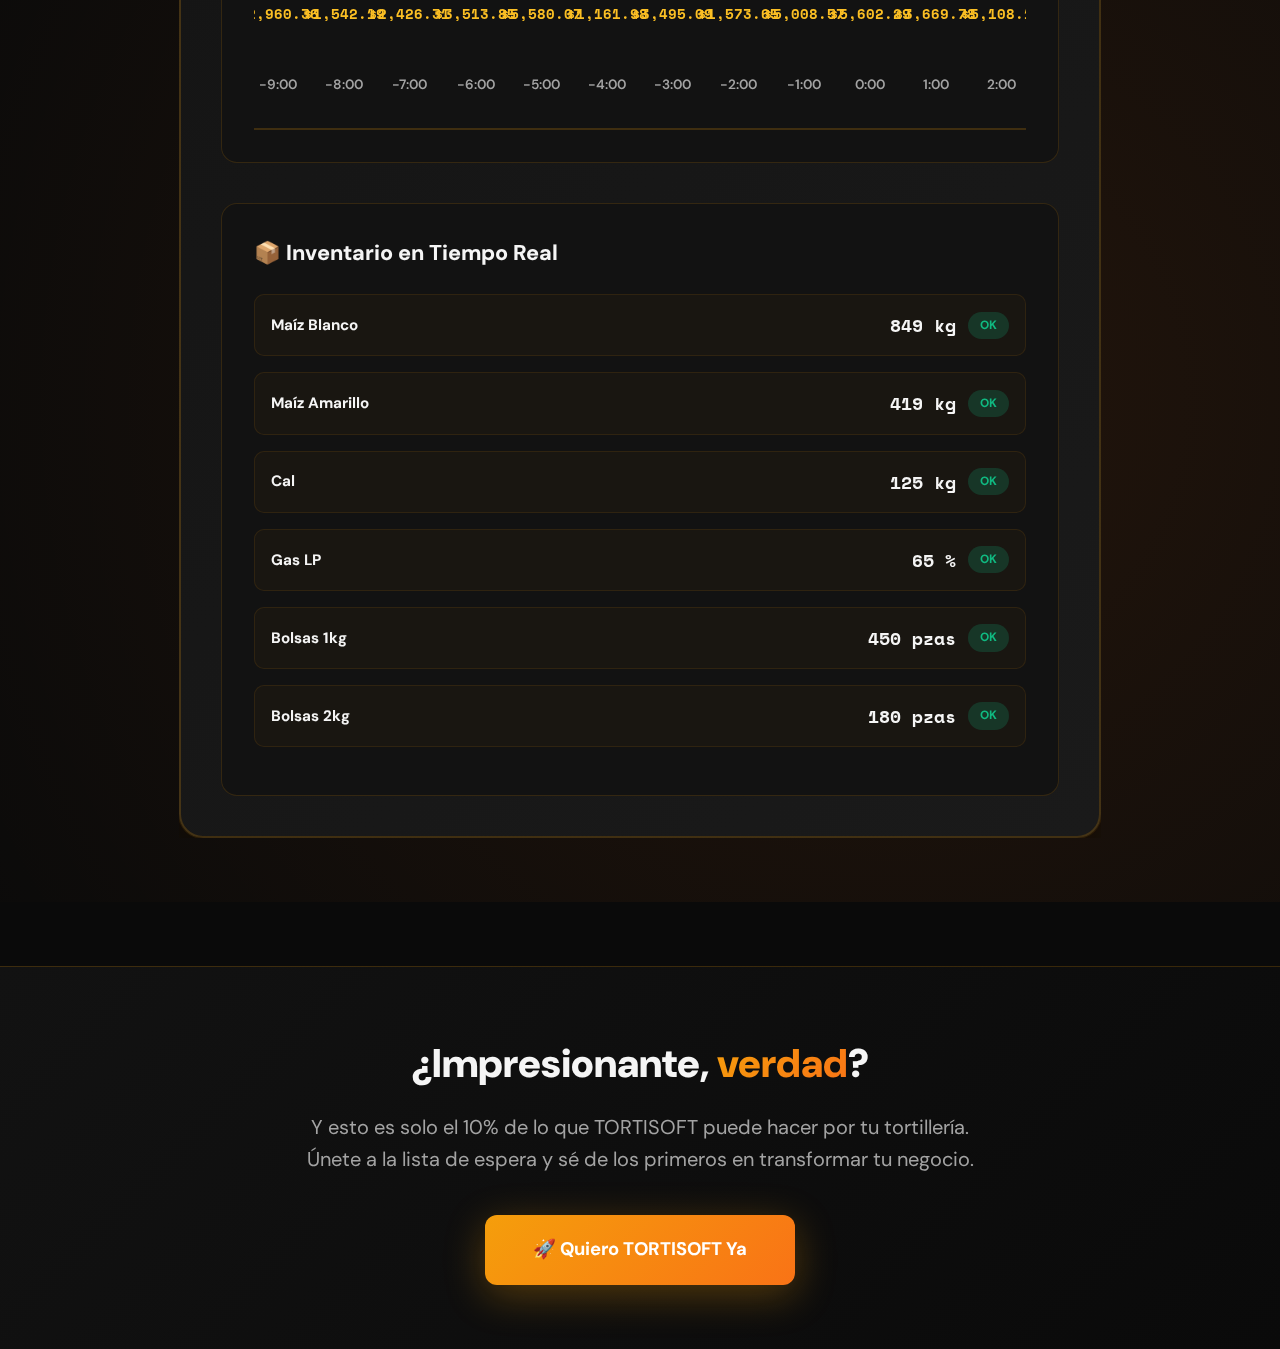
<file: demo.html>
<!doctype html>
<html lang="es">
  <head>
    <meta charset="UTF-8" />
    <meta name="viewport" content="width=device-width, initial-scale=1.0" />
    <title>TORTISOFT - Demo Interactiva en Vivo</title>
    <link rel="preconnect" href="https://fonts.googleapis.com" />
    <link rel="preconnect" href="https://fonts.gstatic.com" crossorigin />
    <link
      href="https://fonts.googleapis.com/css2?family=DM+Sans:wght@400;500;700;900&family=Space+Mono:wght@400;700&display=swap"
      rel="stylesheet"
    />
    <link rel="stylesheet" href="css/demo.css" />
  </head>
  <body>
    <!-- NAVBAR -->
    <nav class="navbar">
      <div class="navbar-container">
        <a href="index.html" class="logo">
          <img src="assets/logo-completo.png" alt="Tortisoft Logo" />
        </a>

        <a href="index.html" class="close-demo">← Volver</a>
      </div>
    </nav>

    <!-- DEMO HERO -->
    <section class="demo-hero">
      <div class="demo-container">
        <div class="demo-header">
          <div class="demo-badge">
            <span class="live-dot"></span>
            <span>DEMO EN VIVO</span>
          </div>
          <h1 class="demo-title">
            Mira <span class="gradient-text">TORTISOFT</span> en acción
          </h1>
          <p class="demo-subtitle">
            Esta es una simulación en tiempo real de cómo verías tu tortillería
            minuto a minuto. Todo lo que ves aquí es lo que tendrás en tu
            negocio.
          </p>
        </div>

        <!-- DASHBOARD PRINCIPAL -->
        <div class="dashboard">
          <div class="dashboard-header">
            <div class="dashboard-title">
              <h2>Dashboard Principal</h2>
              <div class="time-badge">
                <span>🕐</span>
                <span id="current-time">--:--:--</span>
              </div>
            </div>
            <div class="dashboard-actions">
              <button
                class="action-btn btn-secondary"
                onclick="simulateNewSale()"
              >
                ⚡ Simular Venta
              </button>
              <button class="action-btn btn-primary" onclick="generateReport()">
                📊 Generar Reporte
              </button>
            </div>
          </div>

          <!-- MÉTRICAS PRINCIPALES -->
          <div class="metrics-grid">
            <div class="metric-card">
              <div class="metric-header">
                <span class="metric-label">Ventas Hoy</span>
                <div class="metric-icon">💰</div>
              </div>
              <div class="metric-value" id="total-sales">$0</div>
              <div class="metric-change positive">
                <span>↗</span>
                <span>+<span id="sales-change">0</span>% vs ayer</span>
              </div>
            </div>

            <div class="metric-card">
              <div class="metric-header">
                <span class="metric-label">Kilos Vendidos</span>
                <div class="metric-icon">⚖️</div>
              </div>
              <div class="metric-value" id="total-kilos">0 kg</div>
              <div class="metric-change positive">
                <span>↗</span>
                <span>+<span id="kilos-change">0</span>% vs ayer</span>
              </div>
            </div>

            <div class="metric-card">
              <div class="metric-header">
                <span class="metric-label">Tickets</span>
                <div class="metric-icon">🧾</div>
              </div>
              <div class="metric-value" id="total-tickets">0</div>
              <div class="metric-change positive">
                <span>↗</span>
                <span>+<span id="tickets-change">0</span> hoy</span>
              </div>
            </div>

            <div class="metric-card">
              <div class="metric-header">
                <span class="metric-label">Ticket Promedio</span>
                <div class="metric-icon">📈</div>
              </div>
              <div class="metric-value" id="avg-ticket">$0</div>
              <div class="metric-change positive">
                <span>↗</span>
                <span>+<span id="avg-change">0</span>%</span>
              </div>
            </div>
          </div>

          <!-- VENTAS EN VIVO -->
          <div class="live-sales">
            <div class="section-title">
              <h3>🔥 Ventas en Tiempo Real</h3>
              <div class="live-indicator">
                <span class="live-dot"></span>
                <span>EN VIVO</span>
              </div>
            </div>
            <ul class="sales-list" id="sales-list">
              <!-- Las ventas se agregarán dinámicamente -->
            </ul>
          </div>

          <!-- GRÁFICA DE VENTAS POR HORA -->
          <div class="chart-container">
            <div class="section-title">
              <h3>📊 Ventas por Hora</h3>
            </div>
            <div class="chart" id="hourly-chart">
              <!-- Barras generadas dinámicamente -->
            </div>
          </div>

          <!-- INVENTARIO -->
          <div class="inventory-sidebar">
            <div class="section-title">
              <h3>📦 Inventario en Tiempo Real</h3>
            </div>
            <div id="inventory-list">
              <!-- Items de inventario -->
            </div>
          </div>
        </div>
      </div>
    </section>

    <!-- ALERTAS EN VIVO -->
    <div class="alerts-container" id="alerts-container">
      <!-- Las alertas se agregarán dinámicamente -->
    </div>

    <!-- FOOTER CTA -->
    <section class="demo-footer">
      <h2 class="footer-title">
        ¿Impresionante, <span class="gradient-text">verdad</span>?
      </h2>
      <p class="footer-subtitle">
        Y esto es solo el 10% de lo que TORTISOFT puede hacer por tu
        tortillería. Únete a la lista de espera y sé de los primeros en
        transformar tu negocio.
      </p>
      <a href="index.html" class="footer-cta"> 🚀 Quiero TORTISOFT Ya </a>
    </section>

    <script src="js/demo.js" defer></script>
  </body>
</html>
</file>
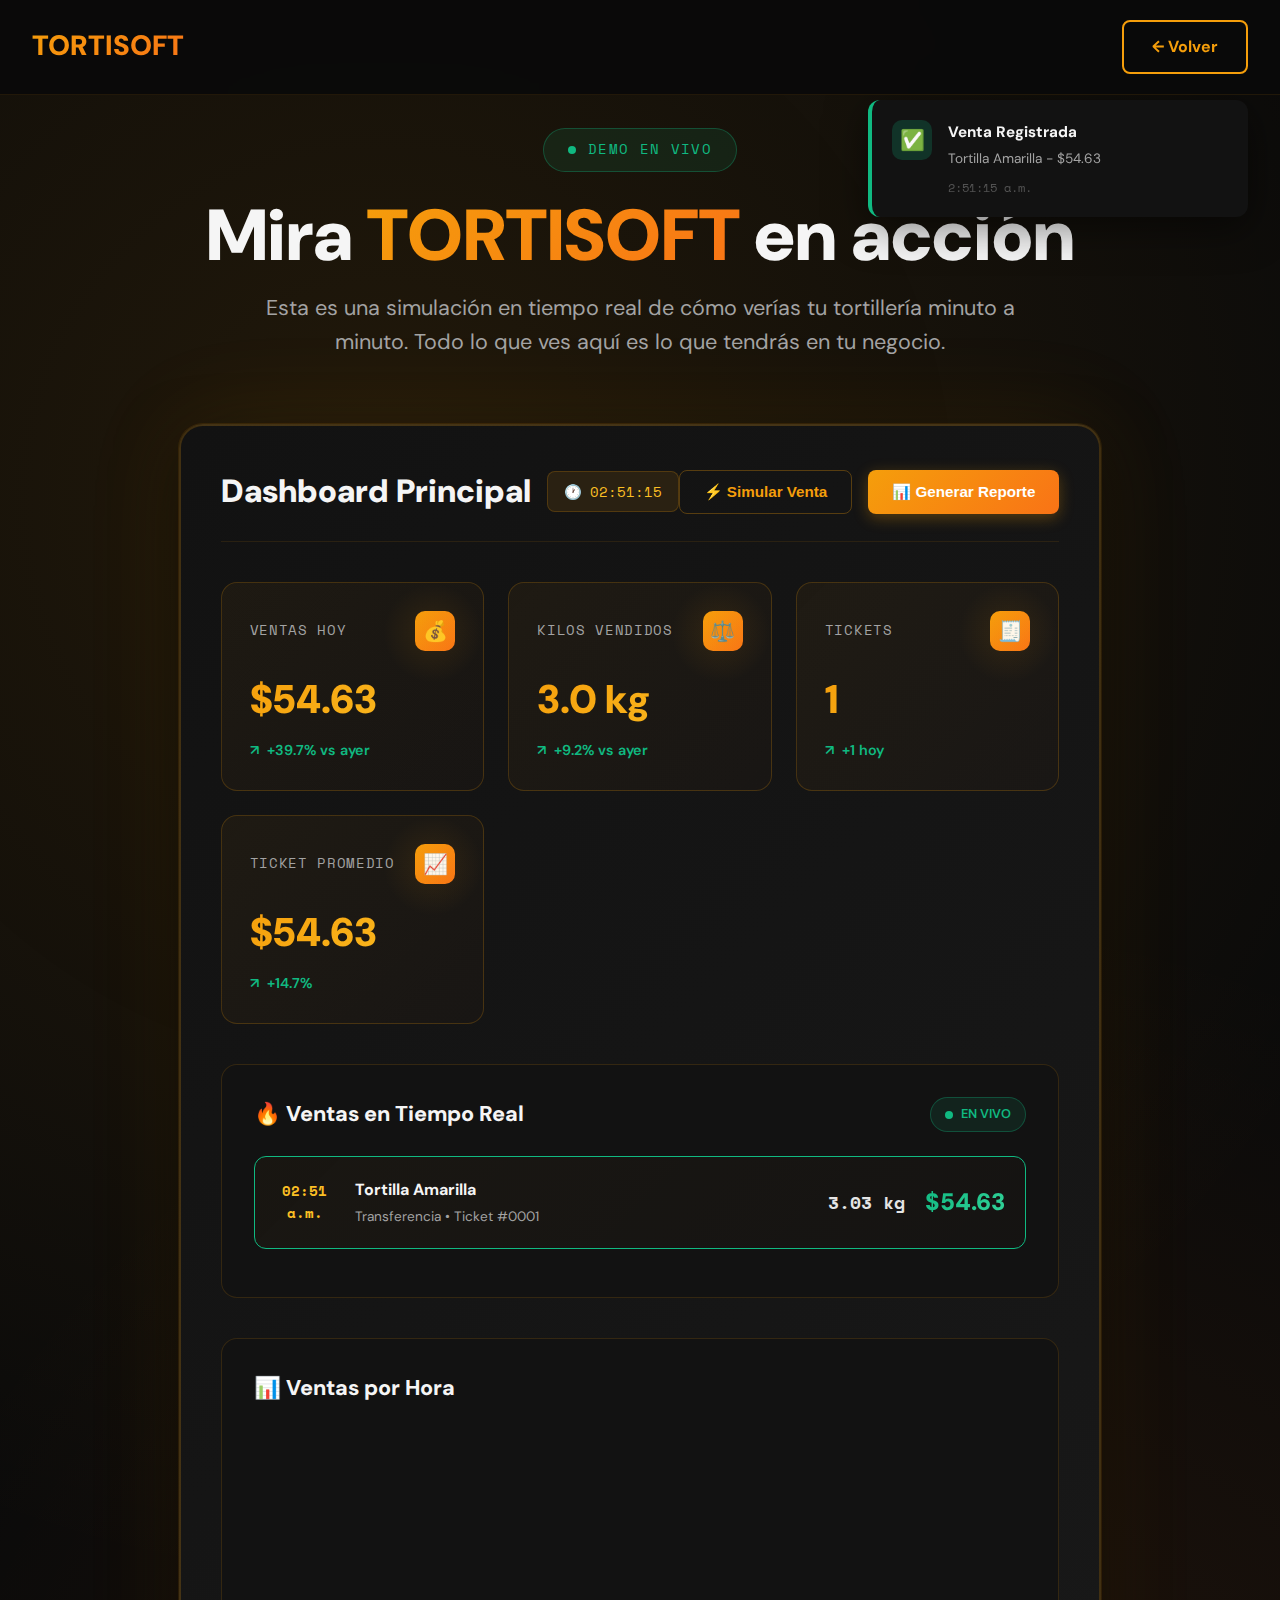
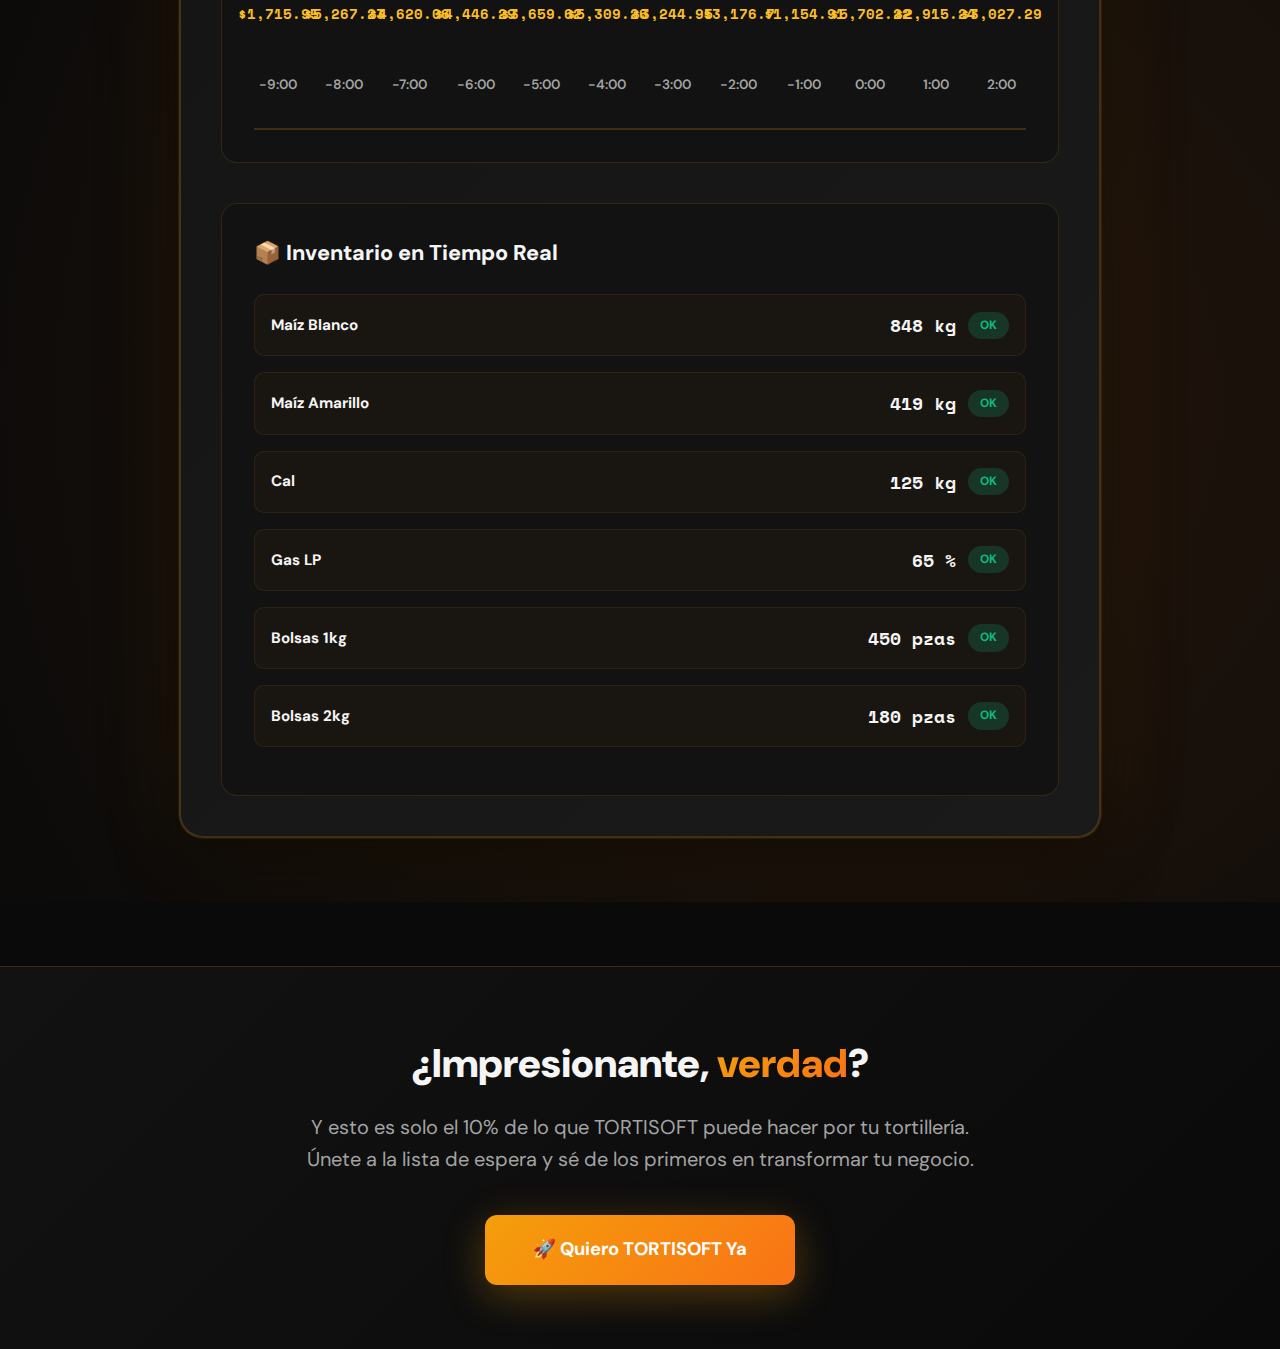
<file: public/demo.html>
<!doctype html>
<html lang="es">
  <head>
    <meta charset="UTF-8" />
    <meta name="viewport" content="width=device-width, initial-scale=1.0" />
    <title>TORTISOFT - Demo Interactiva en Vivo</title>
    <link rel="preconnect" href="https://fonts.googleapis.com" />
    <link rel="preconnect" href="https://fonts.gstatic.com" crossorigin />
    <link
      href="https://fonts.googleapis.com/css2?family=DM+Sans:wght@400;500;700;900&family=Space+Mono:wght@400;700&display=swap"
      rel="stylesheet"
    />
    <style>
      /* ==================== VARIABLES CSS ==================== */
      :root {
        --primary: #f59e0b;
        --primary-dark: #d97706;
        --secondary: #f97316;
        --accent: #fbbf24;
        --success: #10b981;
        --danger: #ef4444;
        --warning: #f59e0b;

        --dark-900: #0a0a0a;
        --dark-800: #121212;
        --dark-700: #1a1a1a;
        --dark-600: #262626;

        --gray-100: #f5f5f5;
        --gray-200: #e5e5e5;
        --gray-400: #a3a3a3;
        --gray-600: #525252;

        --font-display: "DM Sans", sans-serif;
        --font-mono: "Space Mono", monospace;
      }

      * {
        margin: 0;
        padding: 0;
        box-sizing: border-box;
      }

      body {
        font-family: var(--font-display);
        background: var(--dark-900);
        color: var(--gray-100);
        line-height: 1.6;
        overflow-x: hidden;
      }

      /* ==================== ANIMACIONES ==================== */
      @keyframes fadeIn {
        from {
          opacity: 0;
        }
        to {
          opacity: 1;
        }
      }

      @keyframes slideInRight {
        from {
          opacity: 0;
          transform: translateX(30px);
        }
        to {
          opacity: 1;
          transform: translateX(0);
        }
      }

      @keyframes pulse {
        0%,
        100% {
          opacity: 1;
          transform: scale(1);
        }
        50% {
          opacity: 0.8;
          transform: scale(0.98);
        }
      }

      @keyframes glow {
        0%,
        100% {
          box-shadow: 0 0 20px rgba(245, 158, 11, 0.3);
        }
        50% {
          box-shadow: 0 0 40px rgba(245, 158, 11, 0.6);
        }
      }

      @keyframes spin {
        from {
          transform: rotate(0deg);
        }
        to {
          transform: rotate(360deg);
        }
      }

      @keyframes bounce {
        0%,
        100% {
          transform: translateY(0);
        }
        50% {
          transform: translateY(-10px);
        }
      }

      @keyframes countUp {
        from {
          opacity: 0;
          transform: translateY(20px);
        }
        to {
          opacity: 1;
          transform: translateY(0);
        }
      }

      /* ==================== NAVBAR ==================== */
      .navbar {
        position: fixed;
        top: 0;
        width: 100%;
        z-index: 1000;
        background: rgba(10, 10, 10, 0.95);
        backdrop-filter: blur(20px);
        border-bottom: 1px solid rgba(245, 158, 11, 0.1);
        padding: 1.25rem 2rem;
      }

      .navbar-container {
        max-width: 1600px;
        margin: 0 auto;
        display: flex;
        justify-content: space-between;
        align-items: center;
      }

      .logo {
        font-size: 1.75rem;
        font-weight: 900;
        background: linear-gradient(135deg, var(--primary), var(--secondary));
        -webkit-background-clip: text;
        -webkit-text-fill-color: transparent;
        background-clip: text;
      }

      .close-demo {
        padding: 0.75rem 1.75rem;
        background: transparent;
        border: 2px solid var(--primary);
        border-radius: 8px;
        color: var(--primary);
        font-weight: 700;
        cursor: pointer;
        transition: 0.3s;
        text-decoration: none;
        display: inline-block;
      }

      .close-demo:hover {
        background: rgba(245, 158, 11, 0.1);
        transform: translateY(-2px);
      }

      /* ==================== HERO DEMO ==================== */
      .demo-hero {
        min-height: 100vh;
        display: flex;
        align-items: center;
        justify-content: center;
        padding: 8rem 2rem 4rem;
        position: relative;
        overflow: hidden;
      }

      .demo-hero::before {
        content: "";
        position: absolute;
        top: 0;
        left: 0;
        width: 100%;
        height: 100%;
        background:
          radial-gradient(
            circle at 30% 20%,
            rgba(245, 158, 11, 0.1) 0%,
            transparent 50%
          ),
          radial-gradient(
            circle at 70% 80%,
            rgba(249, 115, 22, 0.1) 0%,
            transparent 50%
          );
        animation: pulse 8s ease-in-out infinite;
      }

      .demo-container {
        max-width: 1600px;
        margin: 0 auto;
        position: relative;
        z-index: 1;
      }

      .demo-header {
        text-align: center;
        margin-bottom: 4rem;
        animation: fadeIn 0.8s ease;
      }

      .demo-badge {
        display: inline-flex;
        align-items: center;
        gap: 0.75rem;
        padding: 0.625rem 1.5rem;
        background: rgba(16, 185, 129, 0.1);
        border: 1px solid rgba(16, 185, 129, 0.3);
        border-radius: 50px;
        margin-bottom: 1.5rem;
        font-size: 0.85rem;
        font-family: var(--font-mono);
        color: var(--success);
        text-transform: uppercase;
        letter-spacing: 0.1em;
      }

      .live-dot {
        width: 8px;
        height: 8px;
        background: var(--success);
        border-radius: 50%;
        animation: pulse 2s ease-in-out infinite;
      }

      .demo-title {
        font-size: clamp(2.5rem, 6vw, 4.5rem);
        font-weight: 900;
        line-height: 1.1;
        margin-bottom: 1rem;
      }

      .gradient-text {
        background: linear-gradient(135deg, var(--primary), var(--secondary));
        -webkit-background-clip: text;
        -webkit-text-fill-color: transparent;
        background-clip: text;
      }

      .demo-subtitle {
        font-size: 1.35rem;
        color: var(--gray-400);
        max-width: 800px;
        margin: 0 auto 2rem;
      }

      /* ==================== DASHBOARD PRINCIPAL ==================== */
      .dashboard {
        background: linear-gradient(135deg, var(--dark-800), var(--dark-700));
        border: 2px solid rgba(245, 158, 11, 0.2);
        border-radius: 24px;
        padding: 2.5rem;
        box-shadow:
          0 0 0 1px rgba(245, 158, 11, 0.1),
          0 20px 60px rgba(0, 0, 0, 0.5),
          0 0 100px rgba(245, 158, 11, 0.1);
        animation: fadeIn 1s ease;
      }

      .dashboard-header {
        display: flex;
        justify-content: space-between;
        align-items: center;
        margin-bottom: 2.5rem;
        padding-bottom: 1.5rem;
        border-bottom: 1px solid rgba(245, 158, 11, 0.1);
      }

      .dashboard-title {
        display: flex;
        align-items: center;
        gap: 1rem;
      }

      .dashboard-title h2 {
        font-size: 2rem;
        font-weight: 900;
      }

      .time-badge {
        display: flex;
        align-items: center;
        gap: 0.5rem;
        padding: 0.5rem 1rem;
        background: rgba(245, 158, 11, 0.1);
        border: 1px solid rgba(245, 158, 11, 0.2);
        border-radius: 8px;
        font-family: var(--font-mono);
        font-size: 0.9rem;
        color: var(--accent);
      }

      .dashboard-actions {
        display: flex;
        gap: 1rem;
      }

      .action-btn {
        padding: 0.75rem 1.5rem;
        border: none;
        border-radius: 8px;
        font-weight: 700;
        cursor: pointer;
        transition: 0.3s;
        font-size: 0.95rem;
      }

      .btn-primary {
        background: linear-gradient(135deg, var(--primary), var(--secondary));
        color: white;
        box-shadow: 0 4px 15px rgba(245, 158, 11, 0.3);
      }

      .btn-primary:hover {
        transform: translateY(-2px);
        box-shadow: 0 8px 25px rgba(245, 158, 11, 0.5);
      }

      .btn-secondary {
        background: transparent;
        border: 1px solid rgba(245, 158, 11, 0.3);
        color: var(--primary);
      }

      .btn-secondary:hover {
        background: rgba(245, 158, 11, 0.1);
      }

      /* ==================== MÉTRICAS PRINCIPALES ==================== */
      .metrics-grid {
        display: grid;
        grid-template-columns: repeat(auto-fit, minmax(250px, 1fr));
        gap: 1.5rem;
        margin-bottom: 2.5rem;
      }

      .metric-card {
        background: linear-gradient(
          135deg,
          rgba(245, 158, 11, 0.05),
          rgba(249, 115, 22, 0.02)
        );
        border: 1px solid rgba(245, 158, 11, 0.2);
        border-radius: 16px;
        padding: 1.75rem;
        transition: 0.3s;
        position: relative;
        overflow: hidden;
      }

      .metric-card::before {
        content: "";
        position: absolute;
        top: 0;
        right: 0;
        width: 100px;
        height: 100px;
        background: radial-gradient(
          circle,
          rgba(245, 158, 11, 0.1) 0%,
          transparent 70%
        );
        border-radius: 50%;
      }

      .metric-card:hover {
        transform: translateY(-5px);
        border-color: var(--primary);
        box-shadow: 0 10px 30px rgba(245, 158, 11, 0.2);
      }

      .metric-header {
        display: flex;
        justify-content: space-between;
        align-items: center;
        margin-bottom: 1rem;
      }

      .metric-label {
        font-size: 0.85rem;
        color: var(--gray-400);
        text-transform: uppercase;
        letter-spacing: 0.05em;
        font-family: var(--font-mono);
      }

      .metric-icon {
        width: 40px;
        height: 40px;
        background: linear-gradient(135deg, var(--primary), var(--secondary));
        border-radius: 10px;
        display: flex;
        align-items: center;
        justify-content: center;
        font-size: 1.25rem;
      }

      .metric-value {
        font-size: 2.5rem;
        font-weight: 900;
        background: linear-gradient(135deg, var(--primary), var(--accent));
        -webkit-background-clip: text;
        -webkit-text-fill-color: transparent;
        background-clip: text;
        margin-bottom: 0.5rem;
        animation: countUp 0.8s ease;
      }

      .metric-change {
        display: flex;
        align-items: center;
        gap: 0.5rem;
        font-size: 0.9rem;
        font-weight: 600;
      }

      .metric-change.positive {
        color: var(--success);
      }

      .metric-change.negative {
        color: var(--danger);
      }

      /* ==================== SECCIÓN DE VENTAS EN VIVO ==================== */
      .live-sales {
        background: var(--dark-800);
        border: 1px solid rgba(245, 158, 11, 0.15);
        border-radius: 16px;
        padding: 2rem;
        margin-bottom: 2.5rem;
      }

      .section-title {
        display: flex;
        align-items: center;
        justify-content: space-between;
        margin-bottom: 1.5rem;
      }

      .section-title h3 {
        font-size: 1.35rem;
        font-weight: 800;
        display: flex;
        align-items: center;
        gap: 0.75rem;
      }

      .live-indicator {
        display: flex;
        align-items: center;
        gap: 0.5rem;
        padding: 0.375rem 0.875rem;
        background: rgba(16, 185, 129, 0.1);
        border: 1px solid rgba(16, 185, 129, 0.3);
        border-radius: 20px;
        font-size: 0.8rem;
        color: var(--success);
        font-weight: 600;
      }

      .sales-list {
        list-style: none;
        max-height: 400px;
        overflow-y: auto;
      }

      .sales-list::-webkit-scrollbar {
        width: 6px;
      }

      .sales-list::-webkit-scrollbar-track {
        background: var(--dark-700);
        border-radius: 10px;
      }

      .sales-list::-webkit-scrollbar-thumb {
        background: var(--primary);
        border-radius: 10px;
      }

      .sale-item {
        display: grid;
        grid-template-columns: 60px 1fr auto auto;
        gap: 1.25rem;
        align-items: center;
        padding: 1.25rem;
        background: linear-gradient(
          135deg,
          rgba(245, 158, 11, 0.03),
          rgba(249, 115, 22, 0.01)
        );
        border: 1px solid rgba(245, 158, 11, 0.1);
        border-radius: 12px;
        margin-bottom: 1rem;
        transition: 0.3s;
        animation: slideInRight 0.5s ease;
      }

      .sale-item:hover {
        background: linear-gradient(
          135deg,
          rgba(245, 158, 11, 0.08),
          rgba(249, 115, 22, 0.03)
        );
        border-color: var(--primary);
        transform: translateX(5px);
      }

      .sale-item.new {
        animation:
          slideInRight 0.5s ease,
          glow 2s ease-in-out infinite;
        border-color: var(--success);
      }

      .sale-time {
        font-family: var(--font-mono);
        font-size: 0.85rem;
        color: var(--accent);
        font-weight: 700;
        text-align: center;
      }

      .sale-info h4 {
        font-size: 1rem;
        font-weight: 700;
        margin-bottom: 0.25rem;
      }

      .sale-details {
        font-size: 0.85rem;
        color: var(--gray-400);
      }

      .sale-weight {
        font-family: var(--font-mono);
        font-size: 1.1rem;
        font-weight: 700;
        color: var(--gray-200);
      }

      .sale-amount {
        font-size: 1.5rem;
        font-weight: 900;
        background: linear-gradient(135deg, var(--success), #34d399);
        -webkit-background-clip: text;
        -webkit-text-fill-color: transparent;
        background-clip: text;
      }

      /* ==================== GRÁFICA DE VENTAS ==================== */
      .chart-container {
        background: var(--dark-800);
        border: 1px solid rgba(245, 158, 11, 0.15);
        border-radius: 16px;
        padding: 2rem;
        margin-bottom: 2.5rem;
      }

      .chart {
        height: 300px;
        display: flex;
        align-items: flex-end;
        justify-content: space-around;
        gap: 1rem;
        padding: 2rem 0;
        border-bottom: 2px solid rgba(245, 158, 11, 0.2);
      }

      .chart-bar {
        flex: 1;
        background: linear-gradient(180deg, var(--primary), var(--secondary));
        border-radius: 8px 8px 0 0;
        position: relative;
        transition: 0.5s;
        cursor: pointer;
        min-height: 30px;
      }

      .chart-bar:hover {
        filter: brightness(1.2);
        transform: scaleX(1.1);
      }

      .chart-bar::before {
        content: attr(data-value);
        position: absolute;
        top: -30px;
        left: 50%;
        transform: translateX(-50%);
        font-size: 0.9rem;
        font-weight: 700;
        color: var(--accent);
        font-family: var(--font-mono);
      }

      .chart-label {
        font-size: 0.85rem;
        color: var(--gray-400);
        text-align: center;
        margin-top: 0.75rem;
        font-weight: 600;
      }

      /* ==================== ALERTAS EN VIVO ==================== */
      .alerts-container {
        position: fixed;
        top: 100px;
        right: 2rem;
        width: 380px;
        z-index: 999;
      }

      .alert {
        background: var(--dark-800);
        border-left: 4px solid var(--primary);
        border-radius: 12px;
        padding: 1.25rem;
        margin-bottom: 1rem;
        box-shadow: 0 10px 40px rgba(0, 0, 0, 0.5);
        animation: slideInRight 0.5s ease;
        display: flex;
        align-items: flex-start;
        gap: 1rem;
      }

      .alert.success {
        border-left-color: var(--success);
      }

      .alert.warning {
        border-left-color: var(--warning);
      }

      .alert.danger {
        border-left-color: var(--danger);
      }

      .alert-icon {
        width: 40px;
        height: 40px;
        border-radius: 10px;
        display: flex;
        align-items: center;
        justify-content: center;
        font-size: 1.25rem;
        flex-shrink: 0;
      }

      .alert.success .alert-icon {
        background: rgba(16, 185, 129, 0.2);
      }

      .alert.warning .alert-icon {
        background: rgba(245, 158, 11, 0.2);
      }

      .alert.danger .alert-icon {
        background: rgba(239, 68, 68, 0.2);
      }

      .alert-content h4 {
        font-size: 0.95rem;
        font-weight: 700;
        margin-bottom: 0.25rem;
      }

      .alert-content p {
        font-size: 0.85rem;
        color: var(--gray-400);
      }

      .alert-time {
        font-size: 0.75rem;
        color: var(--gray-600);
        font-family: var(--font-mono);
        margin-top: 0.5rem;
      }

      /* ==================== INVENTORY SIDEBAR ==================== */
      .inventory-sidebar {
        background: var(--dark-800);
        border: 1px solid rgba(245, 158, 11, 0.15);
        border-radius: 16px;
        padding: 2rem;
      }

      .inventory-item {
        display: flex;
        justify-content: space-between;
        align-items: center;
        padding: 1rem;
        background: rgba(245, 158, 11, 0.03);
        border: 1px solid rgba(245, 158, 11, 0.1);
        border-radius: 10px;
        margin-bottom: 1rem;
        transition: 0.3s;
      }

      .inventory-item:hover {
        background: rgba(245, 158, 11, 0.08);
        border-color: var(--primary);
      }

      .inventory-name {
        font-weight: 700;
        font-size: 0.95rem;
      }

      .inventory-stock {
        display: flex;
        align-items: center;
        gap: 0.75rem;
      }

      .stock-value {
        font-family: var(--font-mono);
        font-weight: 700;
        font-size: 1.1rem;
      }

      .stock-status {
        padding: 0.25rem 0.75rem;
        border-radius: 20px;
        font-size: 0.75rem;
        font-weight: 700;
      }

      .stock-status.ok {
        background: rgba(16, 185, 129, 0.2);
        color: var(--success);
      }

      .stock-status.low {
        background: rgba(245, 158, 11, 0.2);
        color: var(--warning);
      }

      .stock-status.critical {
        background: rgba(239, 68, 68, 0.2);
        color: var(--danger);
        animation: pulse 2s ease-in-out infinite;
      }

      /* ==================== FOOTER CTA ==================== */
      .demo-footer {
        text-align: center;
        padding: 4rem 2rem;
        background: linear-gradient(135deg, var(--dark-800), var(--dark-900));
        margin-top: 4rem;
        border-top: 1px solid rgba(245, 158, 11, 0.2);
      }

      .footer-title {
        font-size: 2.5rem;
        font-weight: 900;
        margin-bottom: 1rem;
      }

      .footer-subtitle {
        font-size: 1.25rem;
        color: var(--gray-400);
        margin-bottom: 2.5rem;
        max-width: 700px;
        margin-left: auto;
        margin-right: auto;
      }

      .footer-cta {
        display: inline-flex;
        align-items: center;
        gap: 1rem;
        padding: 1.25rem 3rem;
        background: linear-gradient(135deg, var(--primary), var(--secondary));
        border: none;
        border-radius: 12px;
        color: white;
        font-size: 1.15rem;
        font-weight: 700;
        cursor: pointer;
        transition: 0.3s;
        box-shadow: 0 10px 40px rgba(245, 158, 11, 0.3);
        text-decoration: none;
      }

      .footer-cta:hover {
        transform: translateY(-4px);
        box-shadow: 0 15px 60px rgba(245, 158, 11, 0.5);
      }

      /* ==================== RESPONSIVE ==================== */
      @media (max-width: 1024px) {
        .alerts-container {
          display: none;
        }
      }

      @media (max-width: 768px) {
        .dashboard {
          padding: 1.5rem;
        }

        .dashboard-header {
          flex-direction: column;
          align-items: flex-start;
          gap: 1rem;
        }

        .metrics-grid {
          grid-template-columns: 1fr;
        }

        .sale-item {
          grid-template-columns: 1fr;
          gap: 0.75rem;
        }

        .chart {
          height: 200px;
        }
      }
    </style>
  </head>
  <body>
    <!-- NAVBAR -->
    <nav class="navbar">
      <div class="navbar-container">
        <div class="logo">TORTISOFT</div>
        <a href="index.html" class="close-demo">← Volver</a>
      </div>
    </nav>

    <!-- DEMO HERO -->
    <section class="demo-hero">
      <div class="demo-container">
        <div class="demo-header">
          <div class="demo-badge">
            <span class="live-dot"></span>
            <span>DEMO EN VIVO</span>
          </div>
          <h1 class="demo-title">
            Mira <span class="gradient-text">TORTISOFT</span> en acción
          </h1>
          <p class="demo-subtitle">
            Esta es una simulación en tiempo real de cómo verías tu tortillería
            minuto a minuto. Todo lo que ves aquí es lo que tendrás en tu
            negocio.
          </p>
        </div>

        <!-- DASHBOARD PRINCIPAL -->
        <div class="dashboard">
          <div class="dashboard-header">
            <div class="dashboard-title">
              <h2>Dashboard Principal</h2>
              <div class="time-badge">
                <span>🕐</span>
                <span id="current-time">--:--:--</span>
              </div>
            </div>
            <div class="dashboard-actions">
              <button
                class="action-btn btn-secondary"
                onclick="simulateNewSale()"
              >
                ⚡ Simular Venta
              </button>
              <button class="action-btn btn-primary" onclick="generateReport()">
                📊 Generar Reporte
              </button>
            </div>
          </div>

          <!-- MÉTRICAS PRINCIPALES -->
          <div class="metrics-grid">
            <div class="metric-card">
              <div class="metric-header">
                <span class="metric-label">Ventas Hoy</span>
                <div class="metric-icon">💰</div>
              </div>
              <div class="metric-value" id="total-sales">$0</div>
              <div class="metric-change positive">
                <span>↗</span>
                <span>+<span id="sales-change">0</span>% vs ayer</span>
              </div>
            </div>

            <div class="metric-card">
              <div class="metric-header">
                <span class="metric-label">Kilos Vendidos</span>
                <div class="metric-icon">⚖️</div>
              </div>
              <div class="metric-value" id="total-kilos">0 kg</div>
              <div class="metric-change positive">
                <span>↗</span>
                <span>+<span id="kilos-change">0</span>% vs ayer</span>
              </div>
            </div>

            <div class="metric-card">
              <div class="metric-header">
                <span class="metric-label">Tickets</span>
                <div class="metric-icon">🧾</div>
              </div>
              <div class="metric-value" id="total-tickets">0</div>
              <div class="metric-change positive">
                <span>↗</span>
                <span>+<span id="tickets-change">0</span> hoy</span>
              </div>
            </div>

            <div class="metric-card">
              <div class="metric-header">
                <span class="metric-label">Ticket Promedio</span>
                <div class="metric-icon">📈</div>
              </div>
              <div class="metric-value" id="avg-ticket">$0</div>
              <div class="metric-change positive">
                <span>↗</span>
                <span>+<span id="avg-change">0</span>%</span>
              </div>
            </div>
          </div>

          <!-- VENTAS EN VIVO -->
          <div class="live-sales">
            <div class="section-title">
              <h3>🔥 Ventas en Tiempo Real</h3>
              <div class="live-indicator">
                <span class="live-dot"></span>
                <span>EN VIVO</span>
              </div>
            </div>
            <ul class="sales-list" id="sales-list">
              <!-- Las ventas se agregarán dinámicamente -->
            </ul>
          </div>

          <!-- GRÁFICA DE VENTAS POR HORA -->
          <div class="chart-container">
            <div class="section-title">
              <h3>📊 Ventas por Hora</h3>
            </div>
            <div class="chart" id="hourly-chart">
              <!-- Barras generadas dinámicamente -->
            </div>
          </div>

          <!-- INVENTARIO -->
          <div class="inventory-sidebar">
            <div class="section-title">
              <h3>📦 Inventario en Tiempo Real</h3>
            </div>
            <div id="inventory-list">
              <!-- Items de inventario -->
            </div>
          </div>
        </div>
      </div>
    </section>

    <!-- ALERTAS EN VIVO -->
    <div class="alerts-container" id="alerts-container">
      <!-- Las alertas se agregarán dinámicamente -->
    </div>

    <!-- FOOTER CTA -->
    <section class="demo-footer">
      <h2 class="footer-title">
        ¿Impresionante, <span class="gradient-text">verdad</span>?
      </h2>
      <p class="footer-subtitle">
        Y esto es solo el 10% de lo que TORTISOFT puede hacer por tu
        tortillería. Únete a la lista de espera y sé de los primeros en
        transformar tu negocio.
      </p>
      <a href="index.html" class="footer-cta"> 🚀 Quiero TORTISOFT Ya </a>
    </section>

    <script>
      // ==================== VARIABLES GLOBALES ====================
      let totalSales = 0;
      let totalKilos = 0;
      let totalTickets = 0;
      let salesData = [];
      let hourlyData = Array(12).fill(0);

      const inventory = [
        { name: "Maíz Blanco", stock: 850, unit: "kg", threshold: 300 },
        { name: "Maíz Amarillo", stock: 420, unit: "kg", threshold: 300 },
        { name: "Cal", stock: 125, unit: "kg", threshold: 50 },
        { name: "Gas LP", stock: 65, unit: "%", threshold: 30 },
        { name: "Bolsas 1kg", stock: 450, unit: "pzas", threshold: 200 },
        { name: "Bolsas 2kg", stock: 180, unit: "pzas", threshold: 100 },
      ];

      // ==================== FUNCIONES DE ACTUALIZACIÓN ====================
      function updateTime() {
        const now = new Date();
        const timeString = now.toLocaleTimeString("es-MX", { hour12: false });
        document.getElementById("current-time").textContent = timeString;
      }

      function formatCurrency(amount) {
        return new Intl.NumberFormat("es-MX", {
          style: "currency",
          currency: "MXN",
          minimumFractionDigits: 0,
        }).format(amount);
      }

      function updateMetrics() {
        document.getElementById("total-sales").textContent =
          formatCurrency(totalSales);
        document.getElementById("total-kilos").textContent =
          totalKilos.toFixed(1) + " kg";
        document.getElementById("total-tickets").textContent = totalTickets;

        const avgTicket = totalTickets > 0 ? totalSales / totalTickets : 0;
        document.getElementById("avg-ticket").textContent =
          formatCurrency(avgTicket);

        // Simular cambios porcentuales
        document.getElementById("sales-change").textContent = (
          Math.random() * 30 +
          10
        ).toFixed(1);
        document.getElementById("kilos-change").textContent = (
          Math.random() * 25 +
          5
        ).toFixed(1);
        document.getElementById("tickets-change").textContent = totalTickets;
        document.getElementById("avg-change").textContent = (
          Math.random() * 15 +
          5
        ).toFixed(1);
      }

      function simulateNewSale() {
        const kilos = (Math.random() * 4 + 0.5).toFixed(2);
        const pricePerKg = 18 + Math.random() * 4;
        const amount = (kilos * pricePerKg).toFixed(2);
        const now = new Date();
        const time = now.toLocaleTimeString("es-MX", {
          hour: "2-digit",
          minute: "2-digit",
        });

        const products = [
          "Tortilla Blanca",
          "Tortilla Amarilla",
          "Tostadas",
          "Masa",
        ];
        const product = products[Math.floor(Math.random() * products.length)];

        const paymentMethods = ["Efectivo", "Tarjeta", "Transferencia"];
        const payment =
          paymentMethods[Math.floor(Math.random() * paymentMethods.length)];

        // Actualizar totales
        totalSales += parseFloat(amount);
        totalKilos += parseFloat(kilos);
        totalTickets++;

        // Agregar a datos por hora
        const hour = now.getHours();
        const hourIndex = hour % 12;
        hourlyData[hourIndex] += parseFloat(amount);

        // Crear elemento de venta
        const saleItem = document.createElement("li");
        saleItem.className = "sale-item new";
        saleItem.innerHTML = `
                <div class="sale-time">${time}</div>
                <div class="sale-info">
                    <h4>${product}</h4>
                    <div class="sale-details">${payment} • Ticket #${String(totalTickets).padStart(4, "0")}</div>
                </div>
                <div class="sale-weight">${kilos} kg</div>
                <div class="sale-amount">${formatCurrency(amount)}</div>
            `;

        const salesList = document.getElementById("sales-list");
        salesList.insertBefore(saleItem, salesList.firstChild);

        // Limitar a 10 ventas visibles
        while (salesList.children.length > 10) {
          salesList.removeChild(salesList.lastChild);
        }

        // Quitar clase "new" después de 2 segundos
        setTimeout(() => {
          saleItem.classList.remove("new");
        }, 2000);

        // Actualizar métricas
        updateMetrics();
        updateChart();

        // Actualizar inventario
        updateInventory(parseFloat(kilos));

        // Mostrar alerta
        if (Math.random() > 0.7) {
          showAlert(
            "success",
            "Venta Registrada",
            `${product} - ${formatCurrency(amount)}`,
          );
        }
      }

      function updateChart() {
        const chart = document.getElementById("hourly-chart");
        chart.innerHTML = "";

        const maxValue = Math.max(...hourlyData, 1);
        const currentHour = new Date().getHours();

        hourlyData.forEach((value, index) => {
          const barContainer = document.createElement("div");
          barContainer.style.flex = "1";
          barContainer.style.display = "flex";
          barContainer.style.flexDirection = "column";
          barContainer.style.alignItems = "center";

          const bar = document.createElement("div");
          bar.className = "chart-bar";
          const height = (value / maxValue) * 100;
          bar.style.height = `${Math.max(height, 10)}%`;
          bar.setAttribute("data-value", formatCurrency(value));

          const label = document.createElement("div");
          label.className = "chart-label";
          const hour = (currentHour - 11 + index) % 24;
          label.textContent = `${hour}:00`;

          barContainer.appendChild(bar);
          barContainer.appendChild(label);
          chart.appendChild(barContainer);
        });
      }

      function updateInventory(kilosUsed) {
        const inventoryList = document.getElementById("inventory-list");
        inventoryList.innerHTML = "";

        // Reducir stock de maíz
        inventory[0].stock = Math.max(0, inventory[0].stock - kilosUsed * 0.6);
        inventory[1].stock = Math.max(0, inventory[1].stock - kilosUsed * 0.4);

        inventory.forEach((item) => {
          const percentage = (item.stock / item.threshold) * 100;
          let status = "ok";
          let statusText = "OK";

          if (percentage < 100 && percentage >= 50) {
            status = "low";
            statusText = "Bajo";
          } else if (percentage < 50) {
            status = "critical";
            statusText = "Crítico";

            if (Math.random() > 0.95) {
              showAlert(
                "warning",
                "Inventario Bajo",
                `${item.name}: ${item.stock.toFixed(0)} ${item.unit}`,
              );
            }
          }

          const itemDiv = document.createElement("div");
          itemDiv.className = "inventory-item";
          itemDiv.innerHTML = `
                    <div class="inventory-name">${item.name}</div>
                    <div class="inventory-stock">
                        <span class="stock-value">${item.stock.toFixed(0)} ${item.unit}</span>
                        <span class="stock-status ${status}">${statusText}</span>
                    </div>
                `;
          inventoryList.appendChild(itemDiv);
        });
      }

      function showAlert(type, title, message) {
        const alertsContainer = document.getElementById("alerts-container");

        const icons = {
          success: "✅",
          warning: "⚠️",
          danger: "🚨",
        };

        const alert = document.createElement("div");
        alert.className = `alert ${type}`;
        alert.innerHTML = `
                <div class="alert-icon">${icons[type]}</div>
                <div class="alert-content">
                    <h4>${title}</h4>
                    <p>${message}</p>
                    <div class="alert-time">${new Date().toLocaleTimeString("es-MX")}</div>
                </div>
            `;

        alertsContainer.appendChild(alert);

        // Remover alerta después de 5 segundos
        setTimeout(() => {
          alert.style.opacity = "0";
          alert.style.transform = "translateX(100%)";
          setTimeout(() => alert.remove(), 300);
        }, 5000);

        // Limitar a 3 alertas
        while (alertsContainer.children.length > 3) {
          alertsContainer.removeChild(alertsContainer.firstChild);
        }
      }

      function generateReport() {
        showAlert(
          "success",
          "Reporte Generado",
          "El reporte del día ha sido creado y enviado a tu email",
        );
      }

      // ==================== INICIALIZACIÓN ====================
      function init() {
        // Actualizar reloj
        updateTime();
        setInterval(updateTime, 1000);

        // Generar datos iniciales
        hourlyData = hourlyData.map(() => Math.random() * 5000 + 1000);
        updateChart();
        updateInventory(0);

        // Simular ventas iniciales
        for (let i = 0; i < 5; i++) {
          setTimeout(simulateNewSale, i * 1000);
        }

        // Generar ventas aleatorias
        setInterval(() => {
          if (Math.random() > 0.3) {
            simulateNewSale();
          }
        }, 4000);

        // Alertas aleatorias
        setTimeout(() => {
          showAlert(
            "success",
            "Sistema Operativo",
            "Todos los sistemas funcionando correctamente",
          );
        }, 3000);

        setTimeout(() => {
          showAlert(
            "warning",
            "Corte de Caja",
            "Recuerda hacer el corte de caja al cierre del turno",
          );
        }, 8000);
      }

      // Iniciar cuando cargue la página
      window.addEventListener("load", init);
    </script>
  </body>
</html>
</file>
<file: css/index.css>
/* ==================== VARIABLES CSS ==================== */
:root {
  /* Colores principales */
  --primary: #f59e0b;
  --primary-dark: #d97706;
  --secondary: #f97316;
  --accent: #fbbf24;

  /* Tonos oscuros */
  --dark-900: #0a0a0a;
  --dark-800: #121212;
  --dark-700: #1a1a1a;
  --dark-600: #262626;

  /* Grises */
  --gray-100: #f5f5f5;
  --gray-200: #e5e5e5;
  --gray-400: #a3a3a3;
  --gray-500: #737373;
  --gray-600: #525252;

  /* Efectos */
  --glow: 0 0 40px rgba(245, 158, 11, 0.5);
  --glow-intense: 0 0 80px rgba(245, 158, 11, 0.8);

  /* Tipografía */
  --font-display: "DM Sans", sans-serif;
  --font-mono: "Space Mono", monospace;

  /* Transiciones */
  --transition: 0.3s cubic-bezier(0.4, 0, 0.2, 1);
  --transition-slow: 0.6s cubic-bezier(0.4, 0, 0.2, 1);

  /* Espaciado responsive */
  --section-padding: clamp(4rem, 8vw, 8rem);
  --container-padding: clamp(1rem, 4vw, 2.5rem);
  --gap-sm: clamp(0.5rem, 2vw, 1rem);
  --gap-md: clamp(1rem, 3vw, 2rem);
  --gap-lg: clamp(2rem, 5vw, 4rem);
}

/* ==================== RESET Y BASE ==================== */
*,
*::before,
*::after {
  margin: 0;
  padding: 0;
  box-sizing: border-box;
}

html {
  scroll-behavior: smooth;
  overflow-x: hidden;
  font-size: 100%; /* Base 16px */
}

body {
  font-family: var(--font-display);
  background: var(--dark-900);
  color: var(--gray-100);
  line-height: 1.6;
  overflow-x: hidden;
  min-height: 100vh;
  -webkit-font-smoothing: antialiased;
  -moz-osx-font-smoothing: grayscale;
}

img,
picture,
video,
canvas,
svg {
  display: block;
  max-width: 100%;
  height: auto;
}

input,
button,
textarea,
select {
  font: inherit;
}

button {
  cursor: pointer;
  border: none;
  background: none;
}

a {
  text-decoration: none;
  color: inherit;
}

/* ==================== ANIMACIONES GLOBALES ==================== */
@keyframes float {
  0%,
  100% {
    transform: translateY(0);
  }
  50% {
    transform: translateY(-20px);
  }
}

@keyframes fadeInUp {
  from {
    opacity: 0;
    transform: translateY(40px);
  }
  to {
    opacity: 1;
    transform: translateY(0);
  }
}

@keyframes slideInLeft {
  from {
    opacity: 0;
    transform: translateX(-60px);
  }
  to {
    opacity: 1;
    transform: translateX(0);
  }
}

@keyframes slideInRight {
  from {
    opacity: 0;
    transform: translateX(60px);
  }
  to {
    opacity: 1;
    transform: translateX(0);
  }
}

@keyframes pulse {
  0%,
  100% {
    opacity: 1;
    transform: scale(1);
  }
  50% {
    opacity: 0.6;
    transform: scale(0.95);
  }
}

@keyframes rotate {
  from {
    transform: rotate(0deg);
  }
  to {
    transform: rotate(360deg);
  }
}

@keyframes scaleIn {
  from {
    opacity: 0;
    transform: scale(0.9);
  }
  to {
    opacity: 1;
    transform: scale(1);
  }
}

@keyframes shimmer {
  0% {
    left: -100%;
  }
  100% {
    left: 200%;
  }
}

@keyframes bounce {
  0%,
  100% {
    transform: translateY(0);
  }
  50% {
    transform: translateY(-4px);
  }
}

/* Delays para animaciones escalonadas */
.delay-100 {
  animation-delay: 0.1s;
}
.delay-200 {
  animation-delay: 0.2s;
}
.delay-300 {
  animation-delay: 0.3s;
}
.delay-400 {
  animation-delay: 0.4s;
}
.delay-500 {
  animation-delay: 0.5s;
}
.delay-600 {
  animation-delay: 0.6s;
}

/* ==================== NAVBAR ==================== */
.navbar {
  position: fixed;
  top: 0;
  width: 100%;
  height: 72px;
  z-index: 1000;
  background: rgba(15, 15, 15, 0.55);
  backdrop-filter: blur(28px) saturate(180%);
  -webkit-backdrop-filter: blur(28px) saturate(180%);
  border-bottom: 1px solid rgba(255, 255, 255, 0.08);
}

.navbar::before {
  content: "";
  position: absolute;
  inset: 0;
  pointer-events: none;
  background-image: url("data:image/svg+xml,%3Csvg viewBox='0 0 200 200' xmlns='http://www.w3.org/2000/svg'%3E%3Cfilter id='n'%3E%3CfeTurbulence type='fractalNoise' baseFrequency='0.8' numOctaves='4' stitchTiles='stitch'/%3E%3C/filter%3E%3Crect width='200' height='200' filter='url(%23n)' opacity='0.04'/%3E%3C/svg%3E");
  opacity: 0.04;
}

.navbar::after {
  content: "";
  position: absolute;
  inset: 0;
  pointer-events: none;
  background: linear-gradient(
    90deg,
    rgba(245, 158, 11, 0.12),
    rgba(255, 255, 255, 0.08),
    rgba(245, 158, 11, 0.12)
  );
  opacity: 0.35;
}

.navbar-container {
  max-width: 1400px;
  height: 100%;
  margin: 0 auto;
  padding-inline: var(--container-padding);
  display: flex;
  align-items: center;
  justify-content: space-between;
  background: linear-gradient(
    180deg,
    rgba(255, 255, 255, 0.06),
    rgba(255, 255, 255, 0.015)
  );
}

/* Logo */
.logo {
  display: flex;
  align-items: center;
  height: 100%;
  position: relative;
  z-index: 2;
}

.logo img {
  height: clamp(42px, 4vw, 58px);
  width: auto;
  transition:
    transform 0.35s ease,
    filter 0.35s ease;
}

.logo:hover img {
  transform: scale(1.06);
  filter: drop-shadow(0 4px 12px rgba(245, 158, 11, 0.35));
}

/* Menu */
.nav-menu {
  display: flex;
  align-items: center;
  gap: clamp(1rem, 3vw, 2.75rem);
  list-style: none;
  position: relative;
  z-index: 2;
}

.nav-link {
  color: var(--gray-100);
  font-weight: 600;
  font-size: clamp(0.875rem, 1.5vw, 0.95rem);
  position: relative;
  transition: color 0.25s ease;
  padding: 0.5rem 0;
}

.nav-link::after {
  content: "";
  position: absolute;
  left: 0;
  bottom: 0;
  width: 100%;
  height: 2px;
  background: linear-gradient(90deg, var(--primary), var(--secondary));
  transform: scaleX(0);
  transform-origin: left;
  transition: transform 0.3s ease;
}

.nav-link:hover {
  color: var(--primary);
}

.nav-link:hover::after {
  transform: scaleX(1);
}

/* CTA Button */
.cta-nav {
  dysplay: inline-flex;
  padding: clamp(0.6rem, 1.5vw, 0.7rem) clamp(1.2rem, 3vw, 1.6rem);
  background: linear-gradient(135deg, var(--primary), var(--secondary));
  border-radius: 10px;
  color: #fff;
  font-weight: 700;
  font-size: clamp(0.85rem, 1.5vw, 0.95rem);
  transition:
    transform 0.25s ease,
    box-shadow 0.25s ease;
  box-shadow: 0 8px 28px rgba(245, 158, 11, 0.35);
  white-space: nowrap;
}

.cta-nav:hover {
  transform: translateY(-2px);
  box-shadow: 0 12px 40px rgba(245, 158, 11, 0.45);
}

/* Responsive Navbar */
@media (max-width: 768px) {
  .navbar {
    height: 64px;
  }

  .nav-menu {
    display: none;
  }

  .cta-nav {
    font-size: 0.85rem;
  }
}

@media (max-width: 480px) {
  .navbar {
    height: 60px;
  }

  .logo img {
    height: 38px;
  }

  .cta-nav {
    padding: 0.5rem 1rem;
    font-size: 0.8rem;
  }
}

/* ==================== HERO SECTION ==================== */
.hero {
  min-height: 100vh;
  display: flex;
  align-items: center;
  padding: clamp(6rem, 12vh, 8rem) var(--container-padding)
    clamp(3rem, 6vh, 4rem);
  position: relative;
  overflow: hidden;
}

.hero::before {
  content: "";
  position: absolute;
  top: -50%;
  right: -20%;
  width: 100%;
  height: 150%;
  background: radial-gradient(
    circle,
    rgba(245, 158, 11, 0.15) 0%,
    transparent 70%
  );
  animation: rotate 30s linear infinite;
  pointer-events: none;
}

.hero-grid {
  position: absolute;
  top: 0;
  left: 0;
  width: 100%;
  height: 100%;
  background-image:
    linear-gradient(rgba(245, 158, 11, 0.03) 1px, transparent 1px),
    linear-gradient(90deg, rgba(245, 158, 11, 0.03) 1px, transparent 1px);
  background-size: 50px 50px;
  opacity: 0.5;
  pointer-events: none;
}

.hero-container {
  max-width: 1400px;
  width: 100%;
  margin: 0 auto;
  display: grid;
  grid-template-columns: repeat(auto-fit, minmax(min(100%, 500px), 1fr));
  gap: var(--gap-lg);
  align-items: center;
  position: relative;
  z-index: 1;
}

/* Hero Content */
.hero-content {
  animation: slideInLeft 0.8s ease;
}

.hero-badge {
  display: inline-flex;
  align-items: center;
  gap: 0.75rem;
  padding: clamp(0.5rem, 1.5vw, 0.625rem) clamp(1rem, 2.5vw, 1.25rem);
  background: rgba(245, 158, 11, 0.1);
  border: 1px solid rgba(245, 158, 11, 0.3);
  border-radius: 50px;
  margin-bottom: clamp(1.5rem, 3vw, 2rem);
  font-size: clamp(0.75rem, 1.5vw, 0.85rem);
  font-family: var(--font-mono);
  color: var(--accent);
  text-transform: uppercase;
  letter-spacing: 0.1em;
}

.hero-badge-dot {
  width: 8px;
  height: 8px;
  background: var(--primary);
  border-radius: 50%;
  animation: pulse 2s ease-in-out infinite;
  flex-shrink: 0;
}

.hero-title {
  font-size: clamp(2.5rem, 7vw, 5.5rem);
  font-weight: 900;
  line-height: 1.1;
  margin-bottom: clamp(1rem, 2.5vw, 1.5rem);
  letter-spacing: -0.03em;
}

.gradient-text {
  background: linear-gradient(135deg, var(--primary) 0%, var(--secondary) 100%);
  -webkit-background-clip: text;
  -webkit-text-fill-color: transparent;
  background-clip: text;
  display: inline-block;
}

.hero-subtitle {
  font-size: clamp(1rem, 2.5vw, 1.35rem);
  color: var(--gray-400);
  margin-bottom: clamp(2rem, 4vw, 3rem);
  line-height: 1.7;
  max-width: 600px;
}

.hero-buttons {
  display: flex;
  gap: clamp(0.75rem, 2vw, 1.25rem);
  flex-wrap: wrap;
}

/* Buttons */
.btn-primary,
.btn-secondary {
  padding: clamp(0.875rem, 2vw, 1.125rem) clamp(1.75rem, 4vw, 2.5rem);
  border-radius: 10px;
  font-size: clamp(0.95rem, 1.8vw, 1.05rem);
  font-weight: 700;
  transition: var(--transition);
  position: relative;
  overflow: hidden;
  white-space: nowrap;
}

.btn-primary {
  background: linear-gradient(135deg, var(--primary), var(--secondary));
  color: white;
  box-shadow: 0 8px 30px rgba(245, 158, 11, 0.3);
}

.btn-primary::before {
  content: "";
  position: absolute;
  top: 0;
  left: -100%;
  width: 100%;
  height: 100%;
  background: linear-gradient(
    90deg,
    transparent,
    rgba(255, 255, 255, 0.3),
    transparent
  );
  transition: var(--transition-slow);
}

.btn-primary:hover::before {
  left: 100%;
}

.btn-primary:hover {
  transform: translateY(-3px);
  box-shadow: var(--glow);
}

.btn-secondary {
  background: transparent;
  border: 2px solid var(--primary);
  color: var(--primary);
}

.btn-secondary:hover {
  background: rgba(245, 158, 11, 0.1);
  transform: translateY(-3px);
}

/* Hero Visual */
.hero-visual {
  position: relative;
  animation: slideInRight 0.8s ease;
  min-height: 300px;
}

.mockup-container {
  position: relative;
  animation: float 6s ease-in-out infinite;
  width: 100%;
}

.main-mockup {
  width: 100%;
  height: auto;
  border-radius: 20px;
  box-shadow:
    0 0 0 1px rgba(245, 158, 11, 0.2),
    0 20px 60px rgba(0, 0, 0, 0.5),
    0 0 100px rgba(245, 158, 11, 0.2);
  background: linear-gradient(135deg, var(--dark-800), var(--dark-700));
  padding: clamp(1rem, 3vw, 2rem);
}

.mockup-screen {
  background: var(--dark-900);
  border-radius: 12px;
  padding: clamp(1rem, 3vw, 2rem);
  border: 1px solid rgba(245, 158, 11, 0.2);
}

.mockup-header {
  display: flex;
  gap: 0.5rem;
  margin-bottom: clamp(1rem, 2vw, 1.5rem);
}

.mockup-dot {
  width: clamp(10px, 1.5vw, 12px);
  height: clamp(10px, 1.5vw, 12px);
  border-radius: 50%;
  background: var(--gray-600);
}

.mockup-dot:nth-child(1) {
  background: #ff5f56;
}
.mockup-dot:nth-child(2) {
  background: #ffbd2e;
}
.mockup-dot:nth-child(3) {
  background: #27c93f;
}

.mockup-content {
  display: grid;
  gap: clamp(0.75rem, 1.5vw, 1rem);
}

.mockup-row {
  display: grid;
  grid-template-columns: repeat(auto-fit, minmax(120px, 1fr));
  gap: clamp(0.5rem, 1.5vw, 0.75rem);
}

.mockup-card {
  background: linear-gradient(
    135deg,
    rgba(245, 158, 11, 0.1),
    rgba(249, 115, 22, 0.05)
  );
  border: 1px solid rgba(245, 158, 11, 0.2);
  border-radius: 8px;
  padding: clamp(0.875rem, 2vw, 1.25rem);
  transition: var(--transition);
}

.mockup-card:hover {
  transform: translateY(-4px);
  border-color: var(--primary);
  box-shadow: 0 8px 25px rgba(245, 158, 11, 0.3);
}

.mockup-card-title {
  font-size: clamp(0.65rem, 1.2vw, 0.75rem);
  color: var(--gray-400);
  margin-bottom: 0.5rem;
  font-family: var(--font-mono);
  text-transform: uppercase;
  letter-spacing: 0.05em;
}

.mockup-card-value {
  font-size: clamp(1.25rem, 2.5vw, 1.5rem);
  font-weight: 900;
  background: linear-gradient(135deg, var(--primary), var(--accent));
  -webkit-background-clip: text;
  -webkit-text-fill-color: transparent;
  background-clip: text;
}

/* Floating Badges */
.floating-badge {
  position: absolute;
  background: rgba(10, 10, 10, 0.9);
  backdrop-filter: blur(10px);
  border: 1px solid rgba(245, 158, 11, 0.3);
  border-radius: 12px;
  padding: clamp(0.75rem, 2vw, 1rem) clamp(1rem, 2.5vw, 1.5rem);
  box-shadow: 0 10px 40px rgba(0, 0, 0, 0.5);
  animation: float 5s ease-in-out infinite;
}

.floating-badge-1 {
  top: 10%;
  left: -10%;
  animation-delay: 0s;
}

.floating-badge-2 {
  bottom: 15%;
  right: -10%;
  animation-delay: 2.5s;
}

.badge-icon {
  font-size: clamp(1.5rem, 3vw, 2rem);
  margin-bottom: 0.5rem;
}

.badge-label {
  font-size: clamp(0.75rem, 1.5vw, 0.85rem);
  color: var(--gray-400);
}

.badge-value {
  font-size: clamp(1rem, 2vw, 1.25rem);
  font-weight: 700;
  color: var(--primary);
}

/* Responsive Hero */
@media (max-width: 1024px) {
  .hero-container {
    grid-template-columns: 1fr;
    gap: 3rem;
  }

  .floating-badge-1,
  .floating-badge-2 {
    display: none;
  }
}

@media (max-width: 768px) {
  .hero {
    min-height: auto;
  }

  .mockup-row {
    grid-template-columns: repeat(2, 1fr);
  }
}

@media (max-width: 480px) {
  .hero-buttons {
    flex-direction: column;
    width: 100%;
  }

  .btn-primary,
  .btn-secondary {
    width: 100%;
    justify-content: center;
    display: flex;
  }

  .mockup-row {
    grid-template-columns: 1fr;
  }
}

/* ==================== PROBLEMS SECTION ==================== */
.problems {
  padding: var(--section-padding) var(--container-padding);
  background: linear-gradient(
    180deg,
    var(--dark-900) 0%,
    var(--dark-800) 50%,
    var(--dark-900) 100%
  );
  position: relative;
  overflow: hidden;
}

.problems::before {
  content: "";
  position: absolute;
  top: 0;
  left: 50%;
  transform: translateX(-50%);
  width: 100%;
  max-width: 1400px;
  height: 100%;
  background: radial-gradient(
    ellipse at top,
    rgba(245, 158, 11, 0.08) 0%,
    transparent 50%
  );
  pointer-events: none;
}

/* Section Container */
.section-container {
  max-width: 1400px;
  margin: 0 auto;
  position: relative;
  z-index: 1;
}

/* Section Header */
.section-header {
  text-align: center;
  margin-bottom: clamp(3rem, 6vw, 5rem);
  position: relative;
}

.header-ornament {
  display: flex;
  align-items: center;
  justify-content: center;
  gap: 1rem;
  margin-bottom: 1.5rem;
}

.ornament-dot {
  width: 6px;
  height: 6px;
  background: var(--accent);
  border-radius: 50%;
  box-shadow: 0 0 20px rgba(245, 158, 11, 0.5);
  animation: pulse 2s ease-in-out infinite;
}

.ornament-line {
  width: clamp(40px, 8vw, 60px);
  height: 1px;
  background: linear-gradient(
    90deg,
    transparent,
    rgba(245, 158, 11, 0.5),
    transparent
  );
}

.section-badge {
  display: inline-flex;
  align-items: center;
  gap: 0.5rem;
  padding: clamp(0.5rem, 1.5vw, 0.625rem) clamp(1.25rem, 3vw, 1.5rem);
  background: rgba(245, 158, 11, 0.08);
  backdrop-filter: blur(10px);
  border: 1px solid rgba(245, 158, 11, 0.2);
  border-radius: 100px;
  font-size: clamp(0.7rem, 1.5vw, 0.8rem);
  font-family: var(--font-mono);
  color: var(--accent);
  text-transform: uppercase;
  letter-spacing: 0.15em;
  margin-bottom: clamp(1.5rem, 3vw, 2rem);
  position: relative;
  overflow: hidden;
}

.section-badge::before {
  content: "";
  position: absolute;
  top: 0;
  left: -100%;
  width: 100%;
  height: 100%;
  background: linear-gradient(
    90deg,
    transparent,
    rgba(245, 158, 11, 0.1),
    transparent
  );
  animation: shimmer 3s infinite;
}

.badge-icon {
  font-size: clamp(0.875rem, 1.5vw, 1rem);
}

.section-title {
  font-size: clamp(2rem, 5vw, 4.5rem);
  font-weight: 900;
  line-height: 1.1;
  margin-bottom: clamp(1rem, 2.5vw, 1.5rem);
  letter-spacing: -0.02em;
}

.section-subtitle {
  font-size: clamp(1rem, 2vw, 1.125rem);
  color: var(--gray-400);
  max-width: 650px;
  margin: 0 auto;
  line-height: 1.7;
  font-weight: 400;
}

/* Problems Grid */
.problems-grid {
  display: grid;
  grid-template-columns: repeat(auto-fit, minmax(min(100%, 340px), 1fr));
  gap: clamp(1rem, 2.5vw, 1.5rem);
}

/* Problem Cards */
.problem-card {
  position: relative;
  border-radius: 24px;
  overflow: hidden;
  animation: fadeInUp 0.6s ease;
  animation-fill-mode: both;
}

.card-glow {
  position: absolute;
  inset: -2px;
  background: linear-gradient(
    135deg,
    rgba(245, 158, 11, 0.3),
    rgba(251, 191, 36, 0.1),
    transparent 50%
  );
  border-radius: 24px;
  opacity: 0;
  transition: opacity 0.5s cubic-bezier(0.4, 0, 0.2, 1);
  z-index: 0;
}

.problem-card:hover .card-glow {
  opacity: 1;
}

.card-inner {
  position: relative;
  height: 100%;
  background: linear-gradient(
    135deg,
    rgba(30, 30, 36, 0.95),
    rgba(24, 24, 30, 0.98)
  );
  backdrop-filter: blur(20px);
  border: 1px solid rgba(245, 158, 11, 0.1);
  border-radius: 24px;
  padding: clamp(1.5rem, 3vw, 2rem);
  display: flex;
  flex-direction: column;
  transition: all 0.5s cubic-bezier(0.4, 0, 0.2, 1);
  z-index: 1;
}

.problem-card:hover .card-inner {
  transform: translateY(-4px);
  border-color: rgba(245, 158, 11, 0.3);
  background: linear-gradient(135deg, rgba(30, 30, 36, 1), rgba(24, 24, 30, 1));
}

/* Problem Header */
.problem-header {
  display: flex;
  align-items: flex-start;
  justify-content: space-between;
  margin-bottom: clamp(1rem, 2vw, 1.5rem);
  gap: 1rem;
  flex-wrap: wrap;
}

.problem-icon-wrapper {
  position: relative;
}

.icon-background {
  position: absolute;
  top: -8px;
  left: -8px;
  width: 76px;
  height: 76px;
  background: radial-gradient(
    circle,
    rgba(245, 158, 11, 0.15),
    transparent 70%
  );
  border-radius: 16px;
  filter: blur(8px);
  opacity: 0;
  transition: opacity 0.5s ease;
}

.problem-card:hover .icon-background {
  opacity: 1;
}

.problem-icon {
  position: relative;
  width: clamp(52px, 8vw, 60px);
  height: clamp(52px, 8vw, 60px);
  background: linear-gradient(
    135deg,
    rgba(245, 158, 11, 0.2),
    rgba(251, 191, 36, 0.1)
  );
  border: 1px solid rgba(245, 158, 11, 0.3);
  border-radius: 16px;
  display: flex;
  align-items: center;
  justify-content: center;
  font-size: clamp(1.5rem, 3vw, 1.75rem);
  transition: all 0.5s cubic-bezier(0.4, 0, 0.2, 1);
  box-shadow: 0 4px 16px rgba(0, 0, 0, 0.1);
}

.problem-card:hover .problem-icon {
  transform: scale(1.05) rotate(-5deg);
  box-shadow: 0 8px 24px rgba(245, 158, 11, 0.2);
  background: linear-gradient(
    135deg,
    rgba(245, 158, 11, 0.3),
    rgba(251, 191, 36, 0.15)
  );
}

/* Problem Badges */
.problem-badge {
  display: inline-flex;
  align-items: center;
  gap: 0.375rem;
  padding: clamp(0.3rem, 1vw, 0.375rem) clamp(0.75rem, 1.5vw, 0.875rem);
  border-radius: 100px;
  font-size: clamp(0.7rem, 1.2vw, 0.75rem);
  font-family: var(--font-mono);
  font-weight: 600;
  letter-spacing: 0.05em;
  text-transform: uppercase;
  border: 1px solid;
  transition: all 0.3s ease;
  white-space: nowrap;
}

.problem-badge.critical {
  background: rgba(239, 68, 68, 0.1);
  border-color: rgba(239, 68, 68, 0.3);
  color: #f87171;
}

.problem-badge.high {
  background: rgba(245, 158, 11, 0.1);
  border-color: rgba(245, 158, 11, 0.3);
  color: #fbbf24;
}

.problem-badge.medium {
  background: rgba(251, 191, 36, 0.1);
  border-color: rgba(251, 191, 36, 0.3);
  color: #fcd34d;
}

.badge-dot {
  width: 6px;
  height: 6px;
  border-radius: 50%;
  background: currentColor;
  animation: pulse 2s ease-in-out infinite;
  flex-shrink: 0;
}

/* Problem Content */
.problem-content {
  flex: 1;
  margin-bottom: clamp(1rem, 2vw, 1.5rem);
}

.problem-title {
  font-size: clamp(1.125rem, 2.5vw, 1.375rem);
  font-weight: 800;
  margin-bottom: clamp(0.5rem, 1.5vw, 0.875rem);
  color: var(--gray-100);
  letter-spacing: -0.01em;
  line-height: 1.3;
}

.problem-description {
  color: var(--gray-400);
  line-height: 1.7;
  font-size: clamp(0.875rem, 1.5vw, 0.9375rem);
}

/* Problem Footer */
.problem-footer {
  margin-top: auto;
  padding-top: 0.75rem;
  border-top: 1px solid rgba(245, 158, 11, 0.06);
}

.problem-stat {
  display: inline-flex;
  align-items: center;
  gap: clamp(0.25rem, 0.8vw, 0.35rem);
  padding: 0.25rem 0.5rem;
  background: rgba(239, 68, 68, 0.05);
  border: 1px solid rgba(239, 68, 68, 0.15);
  border-radius: 8px;
  transition: all 0.3s ease;
  max-width: 100%;
}

.problem-card:hover .problem-stat {
  background: rgba(239, 68, 68, 0.08);
  border-color: rgba(239, 68, 68, 0.25);
  transform: translateX(2px);
}

.stat-icon {
  width: clamp(12px, 2vw, 14px);
  height: clamp(12px, 2vw, 14px);
  min-width: 12px;
  color: #ef4444;
  opacity: 0.85;
  flex-shrink: 0;
}

.stat-label,
.stat-value {
  font-family: var(--font-mono);
  font-size: clamp(0.7rem, 1.2vw, 0.75rem);
  font-weight: 500;
  line-height: 1;
  white-space: nowrap;
}

.stat-label {
  color: #fca5a5;
}

.stat-value {
  color: #ef4444;
}

/* Responsive Problems */
@media (max-width: 768px) {
  .problems-grid {
    grid-template-columns: 1fr;
  }
}

@media (max-width: 480px) {
  .problem-header {
    flex-direction: column;
    align-items: flex-start;
  }
}

/* ==================== SOLUTION SECTION ==================== */
.solution {
  padding: var(--section-padding) var(--container-padding);
  background: linear-gradient(
    180deg,
    var(--dark-900) 0%,
    var(--dark-800) 50%,
    var(--dark-900) 100%
  );
  position: relative;
  overflow: hidden;
}

.solution::before {
  content: "";
  position: absolute;
  top: 50%;
  left: 50%;
  transform: translate(-50%, -50%);
  width: clamp(600px, 80vw, 800px);
  height: clamp(600px, 80vw, 800px);
  background: radial-gradient(
    circle,
    rgba(245, 158, 11, 0.1) 0%,
    transparent 70%
  );
  pointer-events: none;
  animation: pulse 4s ease-in-out infinite;
}

/* Solution Grid */
.solution-grid {
  display: grid;
  grid-template-columns: repeat(auto-fit, minmax(min(100%, 450px), 1fr));
  gap: var(--gap-lg);
  align-items: center;
  margin-top: clamp(2rem, 5vw, 4rem);
}

/* Devices Stack Container */
.solution-visual {
  position: relative;
  perspective: 2000px;
  order: 2;
}

.devices-stack {
  position: relative;
  width: 100%;
  height: clamp(400px, 60vw, 600px);
  margin: 0 auto;
}

/* Device Base Styles */
.device {
  position: absolute;
  border-radius: clamp(12px, 2vw, 16px);
  background: linear-gradient(135deg, #2a2a2e 0%, #1f1f23 100%);
  box-shadow:
    0 20px 60px rgba(0, 0, 0, 0.3),
    0 0 0 1px rgba(245, 158, 11, 0.1),
    inset 0 0 0 1px rgba(255, 255, 255, 0.05);
  transition: all 0.5s cubic-bezier(0.4, 0, 0.2, 1);
  will-change: transform;
}

.device:hover {
  transform: translateY(-8px) scale(1.02);
  box-shadow:
    0 30px 80px rgba(0, 0, 0, 0.4),
    0 0 0 1px rgba(245, 158, 11, 0.3),
    inset 0 0 0 1px rgba(255, 255, 255, 0.1);
}

/* Desktop Device */
.device-desktop {
  top: 0;
  left: 0;
  width: 85%;
  z-index: 3;
  padding: clamp(0.875rem, 2vw, 1.25rem);
  animation: floatDevice 6s ease-in-out infinite;
}

/* Tablet Device */
.device-tablet {
  top: 50%;
  right: 0;
  width: 50%;
  z-index: 2;
  padding: clamp(0.75rem, 1.5vw, 1rem);
  transform: translateY(-30%) rotate(5deg);
  animation: floatDevice 6s ease-in-out infinite 1s;
}

/* Mobile Device */
.device-mobile {
  bottom: 0;
  left: 10%;
  width: 28%;
  z-index: 1;
  padding: clamp(0.5rem, 1.2vw, 0.75rem);
  transform: rotate(-5deg);
  animation: floatDevice 6s ease-in-out infinite 2s;
}

.device-screen {
  width: 100%;
  height: 100%;
  background: #0a0a0c;
  border-radius: clamp(6px, 1.2vw, 8px);
  overflow: hidden;
  box-shadow: inset 0 2px 8px rgba(0, 0, 0, 0.5);
}

/* Mockup Header */
.mockup-header {
  display: flex;
  align-items: center;
  justify-content: space-between;
  padding: clamp(0.5rem, 1.2vw, 0.75rem) clamp(0.75rem, 1.5vw, 1rem);
  background: rgba(20, 20, 24, 0.95);
  border-bottom: 1px solid rgba(245, 158, 11, 0.1);
}

.header-controls {
  display: flex;
  gap: clamp(0.375rem, 0.8vw, 0.5rem);
}

.mockup-dot {
  width: clamp(8px, 1.5vw, 12px);
  height: clamp(8px, 1.5vw, 12px);
  border-radius: 50%;
  transition: all 0.2s;
}

.mockup-dot.red {
  background: #ff5f57;
  box-shadow: 0 0 8px rgba(255, 95, 87, 0.5);
}

.mockup-dot.yellow {
  background: #ffbd2e;
  box-shadow: 0 0 8px rgba(255, 189, 46, 0.5);
}

.mockup-dot.green {
  background: #28c940;
  box-shadow: 0 0 8px rgba(40, 201, 64, 0.5);
}

.device:hover .mockup-dot {
  transform: scale(1.1);
}

.header-title {
  font-size: clamp(0.65rem, 1.2vw, 0.75rem);
  font-weight: 600;
  color: var(--gray-400);
  font-family: var(--font-mono);
  letter-spacing: 0.05em;
}

.header-actions {
  display: flex;
  gap: clamp(0.75rem, 1.5vw, 1rem);
}

.header-icon {
  color: var(--gray-500);
  font-size: clamp(0.75rem, 1.2vw, 0.875rem);
  cursor: pointer;
  transition: color 0.2s;
}

.header-icon:hover {
  color: var(--accent);
}

/* Device Animations */
@keyframes floatDevice {
  0%,
  100% {
    transform: translateY(0) rotate(0deg);
  }
  50% {
    transform: translateY(-10px) rotate(1deg);
  }
}

/* Tablet */
@media (max-width: 1024px) {
  .device-tablet,
  .device-mobile {
    display: none;
  }
}

/* Mobile */
@media (max-width: 768px) {
  .solution-visual {
    display: none;
  }
}

@media (max-width: 768px) {
  .solution-grid {
    grid-template-columns: 1fr;
  }
}

/* Features List */
.features-list {
  list-style: none;
  display: flex;
  flex-direction: column;
  gap: clamp(1.25rem, 2.5vw, 1.5rem);
  order: 1;
}

.feature-item {
  display: flex;
  gap: clamp(1rem, 2vw, 1.5rem);
  animation: fadeInUp 0.6s ease;
  animation-fill-mode: both;
}

.feature-number {
  flex-shrink: 0;
  width: clamp(42px, 8vw, 48px);
  height: clamp(42px, 8vw, 48px);
  background: linear-gradient(
    135deg,
    rgba(245, 158, 11, 0.2),
    rgba(251, 191, 36, 0.1)
  );
  border: 2px solid rgba(245, 158, 11, 0.3);
  border-radius: 12px;
  display: flex;
  align-items: center;
  justify-content: center;
  font-size: clamp(1rem, 2vw, 1.25rem);
  font-weight: 800;
  color: var(--accent);
  font-family: var(--font-mono);
  transition: all 0.3s;
}

.feature-item:hover .feature-number {
  transform: scale(1.1) rotate(-5deg);
  box-shadow: 0 8px 24px rgba(245, 158, 11, 0.3);
  background: linear-gradient(
    135deg,
    rgba(245, 158, 11, 0.3),
    rgba(251, 191, 36, 0.15)
  );
}

.feature-content h3 {
  font-size: clamp(1.125rem, 2.2vw, 1.25rem);
  font-weight: 700;
  margin-bottom: 0.5rem;
  color: var(--gray-100);
  letter-spacing: -0.01em;
}

.feature-content p {
  color: var(--gray-400);
  line-height: 1.7;
  font-size: clamp(0.875rem, 1.5vw, 0.9375rem);
}

/* Responsive Solution */
@media (min-width: 1440px) {
  .devices-stack {
    height: 700px;
  }

  .device-desktop {
    width: 90%;
  }
  .device-tablet {
    width: 55%;
  }
  .device-mobile {
    width: 30%;
  }
}

@media (max-width: 1023px) {
  .solution-grid {
    grid-template-columns: 1fr;
  }

  .solution-visual {
    order: 1;
    max-width: 600px;
    margin: 0 auto;
  }

  .features-list {
    order: 2;
    max-width: 700px;
    margin: 0 auto;
  }

  .devices-stack {
    height: 500px;
  }

  .device-desktop {
    width: 90%;
  }
  .device-tablet {
    width: 55%;
    top: 45%;
  }
  .device-mobile {
    width: 32%;
  }
}

@media (max-width: 767px) {
  .devices-stack {
    height: 450px;
  }

  .device-desktop {
    width: 95%;
    padding: 0.875rem;
  }

  .device-tablet {
    width: 60%;
    top: 40%;
    padding: 0.75rem;
  }

  .device-mobile {
    width: 35%;
    left: 5%;
    padding: 0.625rem;
  }
}

@media (max-width: 599px) {
  .devices-stack {
    height: 380px;
  }

  .device-desktop {
    padding: 0.75rem;
  }

  .device-tablet {
    padding: 0.625rem;
  }
}

@media (max-width: 479px) {
  .devices-stack {
    height: 340px;
  }

  .device-desktop {
    width: 100%;
    padding: 0.625rem;
  }

  .device-tablet {
    width: 65%;
    padding: 0.625rem;
  }

  .device-mobile {
    width: 38%;
  }
}

/* ==================== POS INTERFACE ==================== */
.pos-interface {
  display: flex;
  height: 100%;
  min-height: 300px;
  background: linear-gradient(135deg, #1a1a1e 0%, #16161a 100%);
}

/* Sidebar */
.pos-sidebar {
  width: clamp(50px, 10vw, 70px);
  background: rgba(20, 20, 24, 0.6);
  border-right: 1px solid rgba(245, 158, 11, 0.08);
  padding: clamp(0.375rem, 1vw, 0.5rem);
  display: flex;
  flex-direction: column;
  gap: clamp(0.2rem, 0.5vw, 0.25rem);
}

.sidebar-item {
  display: flex;
  flex-direction: column;
  align-items: center;
  gap: 0.25rem;
  padding: clamp(0.5rem, 1.2vw, 0.75rem) clamp(0.25rem, 0.8vw, 0.5rem);
  border-radius: 8px;
  cursor: pointer;
  transition: all 0.2s;
  font-size: clamp(0.55rem, 1vw, 0.6rem);
  color: var(--gray-500);
  font-weight: 500;
}

.sidebar-item:hover {
  background: rgba(245, 158, 11, 0.08);
  color: var(--accent);
}

.sidebar-item.active {
  background: rgba(245, 158, 11, 0.15);
  color: var(--accent);
  box-shadow: 0 0 12px rgba(245, 158, 11, 0.2);
}

.sidebar-icon {
  font-size: clamp(1rem, 2vw, 1.25rem);
  filter: grayscale(1);
  transition: filter 0.2s;
}

.sidebar-item:hover .sidebar-icon,
.sidebar-item.active .sidebar-icon {
  filter: grayscale(0);
}

/* Main Content */
.pos-main {
  flex: 1;
  padding: clamp(0.625rem, 1.5vw, 1rem);
  overflow: hidden;
  display: flex;
  flex-direction: column;
  gap: clamp(0.625rem, 1.5vw, 1rem);
}

/* Stats Cards */
.pos-stats {
  display: grid;
  grid-template-columns: repeat(auto-fit, minmax(100px, 1fr));
  gap: clamp(0.5rem, 1.2vw, 0.75rem);
}

.stat-card {
  background: rgba(245, 158, 11, 0.05);
  border: 1px solid rgba(245, 158, 11, 0.1);
  border-radius: 8px;
  padding: clamp(0.5rem, 1.2vw, 0.75rem);
  transition: all 0.3s;
  position: relative;
  overflow: hidden;
}

.stat-card::before {
  content: "";
  position: absolute;
  top: 0;
  left: 0;
  width: 100%;
  height: 2px;
  background: linear-gradient(90deg, transparent, var(--accent), transparent);
  opacity: 0;
  transition: opacity 0.3s;
}

.stat-card:hover::before {
  opacity: 1;
}

.stat-card:hover {
  border-color: rgba(245, 158, 11, 0.3);
  transform: translateY(-2px);
}

.stat-label {
  font-size: clamp(0.6rem, 1vw, 0.65rem);
  color: var(--gray-500);
  margin-bottom: 0.25rem;
  font-family: var(--font-mono);
  text-transform: uppercase;
  letter-spacing: 0.05em;
}

.stat-value {
  font-size: clamp(1rem, 2vw, 1.25rem);
  font-weight: 700;
  color: var(--accent);
  margin-bottom: 0.25rem;
  font-family: var(--font-mono);
}

.stat-trend {
  font-size: clamp(0.65rem, 1vw, 0.7rem);
  font-weight: 600;
  font-family: var(--font-mono);
  display: inline-flex;
  align-items: center;
  gap: 0.25rem;
}

.stat-trend.up {
  color: #10b981;
}

.stat-trend.up::before {
  content: "↗";
}

.stat-trend.down {
  color: #ef4444;
}

.stat-trend.down::before {
  content: "↘";
}

/* Chart */
.pos-chart {
  background: rgba(245, 158, 11, 0.03);
  border: 1px solid rgba(245, 158, 11, 0.1);
  border-radius: 8px;
  padding: clamp(0.625rem, 1.2vw, 0.75rem);
  flex: 1;
  min-height: 0;
}

.chart-header {
  display: flex;
  justify-content: space-between;
  align-items: center;
  margin-bottom: clamp(0.5rem, 1vw, 0.75rem);
  flex-wrap: wrap;
  gap: 0.5rem;
}

.chart-title {
  font-size: clamp(0.7rem, 1.2vw, 0.75rem);
  font-weight: 600;
  color: var(--gray-300);
}

.chart-time {
  font-size: clamp(0.6rem, 1vw, 0.65rem);
  color: var(--gray-500);
  font-family: var(--font-mono);
  display: flex;
  align-items: center;
  gap: 0.25rem;
}

.chart-time::before {
  content: "●";
  color: #10b981;
  animation: pulse 2s ease-in-out infinite;
}

.chart-bars {
  display: flex;
  align-items: flex-end;
  justify-content: space-between;
  gap: clamp(0.375rem, 1vw, 0.5rem);
  height: clamp(60px, 12vw, 80px);
  padding: 0.5rem 0;
}

.chart-bar {
  flex: 1;
  display: flex;
  flex-direction: column;
  align-items: center;
  justify-content: flex-end;
  gap: 0.25rem;
  position: relative;
  min-width: 0;
}

.bar-fill {
  width: 100%;
  height: 100%;
  background: linear-gradient(
    180deg,
    rgba(245, 158, 11, 0.4),
    rgba(245, 158, 11, 0.15)
  );
  border-radius: 4px 4px 0 0;
  border: 1px solid rgba(245, 158, 11, 0.3);
  border-bottom: none;
  transition: all 0.3s ease;
  position: relative;
  overflow: hidden;
}

.bar-fill::before {
  content: "";
  position: absolute;
  top: 0;
  left: -100%;
  width: 100%;
  height: 100%;
  background: linear-gradient(
    90deg,
    transparent,
    rgba(255, 255, 255, 0.2),
    transparent
  );
  animation: shimmer 3s infinite;
}

.chart-bar:hover .bar-fill {
  background: linear-gradient(
    180deg,
    rgba(245, 158, 11, 0.6),
    rgba(245, 158, 11, 0.25)
  );
  border-color: rgba(245, 158, 11, 0.5);
}

.bar-fill.active {
  background: linear-gradient(
    180deg,
    rgba(245, 158, 11, 0.7),
    rgba(245, 158, 11, 0.3)
  );
  border-color: rgba(245, 158, 11, 0.6);
  box-shadow: 0 0 16px rgba(245, 158, 11, 0.4);
  animation: pulseBar 2s ease-in-out infinite;
}

@keyframes pulseBar {
  0%,
  100% {
    opacity: 1;
  }
  50% {
    opacity: 0.7;
  }
}

.bar-label {
  font-size: clamp(0.55rem, 1vw, 0.6rem);
  color: var(--gray-500);
  font-family: var(--font-mono);
  margin-top: 0.25rem;
  white-space: nowrap;
  overflow: hidden;
  text-overflow: ellipsis;
  max-width: 100%;
}

/* Actions */
.pos-actions {
  display: flex;
  gap: clamp(0.375rem, 1vw, 0.5rem);
  flex-wrap: wrap;
}

.action-btn {
  flex: 1;
  min-width: fit-content;
  display: flex;
  align-items: center;
  justify-content: center;
  gap: 0.375rem;
  padding: clamp(0.5rem, 1.2vw, 0.625rem);
  background: rgba(245, 158, 11, 0.08);
  border: 1px solid rgba(245, 158, 11, 0.2);
  border-radius: 6px;
  color: var(--accent);
  font-size: clamp(0.65rem, 1.2vw, 0.7rem);
  font-weight: 600;
  cursor: pointer;
  transition: all 0.2s;
  position: relative;
  overflow: hidden;
}

.action-btn::before {
  content: "";
  position: absolute;
  top: 50%;
  left: 50%;
  transform: translate(-50%, -50%) scale(0);
  width: 100%;
  height: 100%;
  background: rgba(245, 158, 11, 0.1);
  border-radius: 50%;
  transition: transform 0.4s;
}

.action-btn:hover::before {
  transform: translate(-50%, -50%) scale(2);
}

.action-btn:hover {
  background: rgba(245, 158, 11, 0.15);
  border-color: rgba(245, 158, 11, 0.4);
  transform: translateY(-2px);
  box-shadow: 0 4px 12px rgba(245, 158, 11, 0.2);
}

.action-btn.primary {
  background: rgba(245, 158, 11, 0.2);
  border-color: rgba(245, 158, 11, 0.4);
}

.action-btn.primary:hover {
  background: rgba(245, 158, 11, 0.3);
  border-color: rgba(245, 158, 11, 0.6);
}

.btn-icon {
  font-size: clamp(0.75rem, 1.2vw, 0.875rem);
}

/* Responsive POS */
@media (max-width: 767px) {
  .pos-sidebar {
    width: 50px;
  }

  .sidebar-item span {
    display: none;
  }

  .pos-stats {
    grid-template-columns: 1fr;
  }

  .stat-card {
    display: flex;
    justify-content: space-between;
    align-items: center;
  }

  .chart-bars {
    height: 60px;
  }

  .pos-actions {
    flex-direction: column;
  }

  .action-btn {
    width: 100%;
  }
}

/* ==================== TABLET INTERFACE ==================== */
.tablet-interface {
  height: 100%;
  min-height: 250px;
  background: linear-gradient(135deg, #1a1a1e 0%, #16161a 100%);
  display: flex;
  flex-direction: column;
}

/* Tablet Topbar */
.tablet-topbar {
  display: flex;
  justify-content: space-between;
  align-items: center;
  padding: clamp(0.625rem, 1.2vw, 0.75rem) clamp(0.75rem, 1.5vw, 1rem);
  background: rgba(20, 20, 24, 0.6);
  border-bottom: 1px solid rgba(245, 158, 11, 0.08);
}

.topbar-left {
  display: flex;
  align-items: center;
  gap: clamp(0.5rem, 1.2vw, 0.75rem);
}

.menu-icon {
  font-size: clamp(1rem, 2vw, 1.125rem);
  color: var(--accent);
  cursor: pointer;
  transition: transform 0.2s;
}

.menu-icon:hover {
  transform: rotate(90deg);
}

.topbar-title {
  font-size: clamp(0.8rem, 1.5vw, 0.875rem);
  font-weight: 600;
  color: var(--gray-300);
}

.topbar-right {
  display: flex;
  align-items: center;
  gap: clamp(0.5rem, 1.2vw, 0.75rem);
}

.notification-badge {
  background: #ef4444;
  color: white;
  font-size: clamp(0.6rem, 1vw, 0.65rem);
  font-weight: 700;
  padding: 0.125rem clamp(0.3rem, 0.8vw, 0.375rem);
  border-radius: 10px;
  animation: bounce 2s ease-in-out infinite;
}

.user-avatar {
  width: clamp(24px, 4vw, 28px);
  height: clamp(24px, 4vw, 28px);
  background: linear-gradient(
    135deg,
    rgba(245, 158, 11, 0.3),
    rgba(251, 191, 36, 0.2)
  );
  border: 1.5px solid rgba(245, 158, 11, 0.4);
  border-radius: 50%;
  display: flex;
  align-items: center;
  justify-content: center;
  font-size: clamp(0.7rem, 1.2vw, 0.75rem);
  font-weight: 700;
  color: var(--accent);
  cursor: pointer;
  transition: all 0.2s;
  flex-shrink: 0;
}

.user-avatar:hover {
  transform: scale(1.1);
  box-shadow: 0 0 12px rgba(245, 158, 11, 0.4);
}

.tablet-content {
  flex: 1;
  padding: clamp(0.75rem, 1.5vw, 1rem);
  overflow: hidden;
  display: flex;
  flex-direction: column;
  gap: clamp(0.75rem, 1.5vw, 1rem);
}

/* KPI Grid */
.kpi-grid {
  display: grid;
  grid-template-columns: repeat(auto-fit, minmax(120px, 1fr));
  gap: clamp(0.5rem, 1vw, 0.625rem);
}

.kpi-card {
  background: rgba(245, 158, 11, 0.05);
  border: 1px solid rgba(245, 158, 11, 0.1);
  border-radius: 8px;
  padding: clamp(0.625rem, 1.2vw, 0.75rem);
  display: flex;
  align-items: center;
  gap: clamp(0.5rem, 1vw, 0.625rem);
  transition: all 0.3s;
}

.kpi-card:hover {
  background: rgba(245, 158, 11, 0.08);
  border-color: rgba(245, 158, 11, 0.2);
  transform: translateY(-2px);
}

.kpi-icon {
  font-size: clamp(1.25rem, 2.5vw, 1.5rem);
  filter: grayscale(0.3);
  transition: filter 0.3s;
  flex-shrink: 0;
}

.kpi-card:hover .kpi-icon {
  filter: grayscale(0);
  transform: scale(1.1);
}

.kpi-info {
  display: flex;
  flex-direction: column;
  gap: 0.125rem;
  min-width: 0;
}

.kpi-value {
  font-size: clamp(0.875rem, 1.8vw, 1rem);
  font-weight: 700;
  color: var(--accent);
  font-family: var(--font-mono);
}

.kpi-label {
  font-size: clamp(0.6rem, 1vw, 0.625rem);
  color: var(--gray-500);
  font-family: var(--font-mono);
  text-transform: uppercase;
  letter-spacing: 0.05em;
  white-space: nowrap;
  overflow: hidden;
  text-overflow: ellipsis;
}

/* Activity List */
.activity-list {
  background: rgba(245, 158, 11, 0.03);
  border: 1px solid rgba(245, 158, 11, 0.1);
  border-radius: 8px;
  padding: clamp(0.625rem, 1.2vw, 0.75rem);
  display: flex;
  flex-direction: column;
  gap: clamp(0.5rem, 1vw, 0.625rem);
  flex: 1;
  overflow-y: auto;
  min-height: 0;
}

.activity-item {
  display: flex;
  align-items: center;
  gap: clamp(0.5rem, 1vw, 0.625rem);
  padding: clamp(0.5rem, 1vw, 0.625rem);
  background: rgba(20, 20, 24, 0.4);
  border-radius: 6px;
  transition: all 0.2s;
}

.activity-item:hover {
  background: rgba(20, 20, 24, 0.6);
  transform: translateX(4px);
}

.activity-dot {
  width: clamp(6px, 1.2vw, 8px);
  height: clamp(6px, 1.2vw, 8px);
  border-radius: 50%;
  flex-shrink: 0;
}

.activity-dot.success {
  background: #10b981;
  box-shadow: 0 0 8px rgba(16, 185, 129, 0.5);
  animation: pulse 2s ease-in-out infinite;
}

.activity-dot.warning {
  background: #f59e0b;
  box-shadow: 0 0 8px rgba(245, 158, 11, 0.5);
  animation: pulse 2s ease-in-out infinite 0.5s;
}

.activity-content {
  flex: 1;
  display: flex;
  flex-direction: column;
  gap: 0.125rem;
  min-width: 0;
}

.activity-text {
  font-size: clamp(0.7rem, 1.2vw, 0.75rem);
  color: var(--gray-300);
  font-weight: 500;
  overflow: hidden;
  text-overflow: ellipsis;
  white-space: nowrap;
}

.activity-time {
  font-size: clamp(0.6rem, 1vw, 0.625rem);
  color: var(--gray-500);
  font-family: var(--font-mono);
}

.activity-amount {
  font-size: clamp(0.8rem, 1.5vw, 0.875rem);
  font-weight: 700;
  color: #10b981;
  font-family: var(--font-mono);
  flex-shrink: 0;
  white-space: nowrap;
}

.activity-badge {
  width: clamp(18px, 3vw, 20px);
  height: clamp(18px, 3vw, 20px);
  background: rgba(245, 158, 11, 0.2);
  border: 1px solid rgba(245, 158, 11, 0.3);
  border-radius: 50%;
  display: flex;
  align-items: center;
  justify-content: center;
  font-size: clamp(0.7rem, 1.2vw, 0.75rem);
  font-weight: 700;
  color: var(--accent);
  animation: bounce 2s ease-in-out infinite;
  flex-shrink: 0;
}

/* Responsive Tablet Interface */
@media (max-width: 599px) {
  .kpi-grid {
    grid-template-columns: repeat(auto-fit, minmax(100px, 1fr));
  }

  .activity-text {
    font-size: 0.7rem;
  }
}

/* ==================== MOBILE INTERFACE ==================== */
.mobile-interface {
  height: 100%;
  min-height: 200px;
  background: linear-gradient(135deg, #1a1a1e 0%, #16161a 100%);
  display: flex;
  flex-direction: column;
  position: relative;
}

/* Mobile Statusbar */
.mobile-statusbar {
  display: flex;
  justify-content: space-between;
  align-items: center;
  padding: clamp(0.25rem, 0.8vw, 0.375rem) clamp(0.625rem, 1.2vw, 0.75rem);
  background: rgba(20, 20, 24, 0.8);
  font-size: clamp(0.6rem, 1vw, 0.625rem);
  color: var(--gray-400);
  border-bottom: 1px solid rgba(245, 158, 11, 0.05);
}

.statusbar-time {
  font-family: var(--font-mono);
  font-weight: 600;
}

.statusbar-icons {
  display: flex;
  gap: clamp(0.3rem, 0.8vw, 0.375rem);
  align-items: center;
}

.status-icon {
  font-size: clamp(0.7rem, 1.2vw, 0.75rem);
}

/* Mobile Header */
.mobile-header {
  padding: clamp(0.625rem, 1.2vw, 0.75rem) clamp(0.75rem, 1.5vw, 1rem);
  border-bottom: 1px solid rgba(245, 158, 11, 0.08);
}

.mobile-title {
  font-size: clamp(0.8rem, 1.5vw, 0.875rem);
  font-weight: 700;
  color: var(--gray-200);
}

/* Mobile Content */
.mobile-content {
  flex: 1;
  padding: clamp(0.75rem, 1.5vw, 1rem);
  display: flex;
  flex-direction: column;
  gap: clamp(0.5rem, 1vw, 0.625rem);
  overflow-y: auto;
}

/* Sale Cards */
.sale-card {
  display: flex;
  justify-content: space-between;
  align-items: center;
  padding: clamp(0.75rem, 1.5vw, 0.875rem);
  background: rgba(245, 158, 11, 0.05);
  border: 1px solid rgba(245, 158, 11, 0.1);
  border-radius: 8px;
  transition: all 0.2s;
  cursor: pointer;
  gap: 0.75rem;
}

.sale-card:hover {
  background: rgba(245, 158, 11, 0.08);
  border-color: rgba(245, 158, 11, 0.2);
  transform: translateX(4px);
}

.sale-card:active {
  transform: scale(0.98);
}

.sale-product {
  display: flex;
  align-items: center;
  gap: clamp(0.5rem, 1vw, 0.625rem);
  flex: 1;
  min-width: 0;
}

.product-icon {
  font-size: clamp(1.35rem, 2.5vw, 1.5rem);
  filter: grayscale(0.2);
  transition: filter 0.2s;
  flex-shrink: 0;
}

.sale-card:hover .product-icon {
  filter: grayscale(0);
}

.product-name {
  font-size: clamp(0.8rem, 1.5vw, 0.875rem);
  font-weight: 600;
  color: var(--gray-300);
  overflow: hidden;
  text-overflow: ellipsis;
  white-space: nowrap;
}

.sale-price {
  font-size: clamp(0.8rem, 1.5vw, 0.875rem);
  font-weight: 700;
  color: var(--accent);
  font-family: var(--font-mono);
  flex-shrink: 0;
}

/* Mobile FAB */
.mobile-fab {
  position: absolute;
  bottom: clamp(0.75rem, 2vw, 1rem);
  right: clamp(0.75rem, 2vw, 1rem);
  width: clamp(44px, 8vw, 48px);
  height: clamp(44px, 8vw, 48px);
  background: linear-gradient(
    135deg,
    rgba(245, 158, 11, 0.3),
    rgba(251, 191, 36, 0.2)
  );
  border: 2px solid rgba(245, 158, 11, 0.4);
  border-radius: 50%;
  display: flex;
  align-items: center;
  justify-content: center;
  box-shadow: 0 4px 16px rgba(245, 158, 11, 0.3);
  cursor: pointer;
  transition: all 0.3s;
  animation: floatFab 3s ease-in-out infinite;
  z-index: 10;
}

.mobile-fab:hover {
  transform: scale(1.1) rotate(90deg);
  box-shadow: 0 6px 24px rgba(245, 158, 11, 0.5);
}

.fab-icon {
  font-size: clamp(1.125rem, 2vw, 1.25rem);
  color: var(--accent);
  font-weight: 700;
}

@keyframes floatFab {
  0%,
  100% {
    transform: translateY(0);
  }
  50% {
    transform: translateY(-4px);
  }
}

/* ==================== FEATURES GRID SECTION ==================== */
.features {
  padding: var(--section-padding) var(--container-padding);
  background: linear-gradient(180deg, var(--dark-900) 0%, var(--dark-800) 100%);
}

.features-grid {
  display: grid;
  grid-template-columns: repeat(auto-fit, minmax(min(100%, 280px), 1fr));
  gap: var(--gap-md);
  margin-top: clamp(2rem, 5vw, 4rem);
}

.feature-card {
  background: var(--dark-700);
  border: 1px solid rgba(245, 158, 11, 0.1);
  border-radius: clamp(12px, 2vw, 16px);
  padding: clamp(1.5rem, 3vw, 2rem);
  transition: var(--transition-slow);
  position: relative;
  overflow: hidden;
}

.feature-card::before {
  content: "";
  position: absolute;
  top: -50%;
  right: -50%;
  width: 200%;
  height: 200%;
  background: radial-gradient(
    circle,
    rgba(245, 158, 11, 0.1) 0%,
    transparent 70%
  );
  opacity: 0;
  transition: var(--transition-slow);
}

.feature-card:hover::before {
  opacity: 1;
}

.feature-card:hover {
  transform: translateY(-8px);
  border-color: var(--primary);
  box-shadow: 0 20px 60px rgba(245, 158, 11, 0.2);
}

.feature-icon {
  width: clamp(48px, 8vw, 55px);
  height: clamp(48px, 8vw, 55px);
  background: linear-gradient(
    135deg,
    rgba(245, 158, 11, 0.2),
    rgba(249, 115, 22, 0.1)
  );
  border: 1px solid rgba(245, 158, 11, 0.3);
  border-radius: 12px;
  display: flex;
  align-items: center;
  justify-content: center;
  font-size: clamp(1.5rem, 3vw, 1.75rem);
  margin-bottom: clamp(1rem, 2vw, 1.5rem);
  transition: all 0.3s;
}

.feature-card:hover .feature-icon {
  transform: scale(1.05) rotate(-5deg);
}

.feature-card h3 {
  font-size: clamp(1.125rem, 2.2vw, 1.35rem);
  font-weight: 800;
  margin-bottom: clamp(0.75rem, 1.5vw, 1rem);
  color: var(--gray-100);
}

.feature-card p {
  color: var(--gray-400);
  line-height: 1.7;
  font-size: clamp(0.875rem, 1.5vw, 0.9375rem);
}

/* ==================== STATS SECTION ==================== */
.stats {
  padding: var(--section-padding) var(--container-padding);
  background: var(--dark-900);
  position: relative;
}

.stats::before {
  content: "";
  position: absolute;
  top: 0;
  left: 0;
  width: 100%;
  height: 100%;
  background: radial-gradient(
    circle at center,
    rgba(245, 158, 11, 0.05) 0%,
    transparent 70%
  );
  pointer-events: none;
}

.stats-grid {
  display: grid;
  grid-template-columns: repeat(auto-fit, minmax(min(100%, 200px), 1fr));
  gap: var(--gap-lg);
  margin-top: clamp(2rem, 5vw, 4rem);
  position: relative;
  z-index: 1;
}

.stat-item {
  text-align: center;
  animation: scaleIn 0.6s ease;
  animation-fill-mode: both;
}

.stat-value {
  font-size: clamp(2.5rem, 6vw, 5rem);
  font-weight: 600;
  background: linear-gradient(135deg, var(--primary), var(--secondary));
  -webkit-background-clip: text;
  -webkit-text-fill-color: transparent;
  background-clip: text;
  line-height: 1;
  margin-bottom: clamp(0.75rem, 1.5vw, 1rem);
  display: inline-block;
}

.stat-label {
  font-size: clamp(1rem, 2vw, 1.15rem);
  color: var(--gray-400);
  font-weight: 600;
}

/* Responsive Stats */
@media (max-width: 768px) {
  .stats-grid {
    gap: var(--gap-md);
  }
}

@media (max-width: 480px) {
  .stats-grid {
    grid-template-columns: 1fr;
    gap: var(--gap-sm);
  }
}

/* ==================== CTA SECTION ==================== */
.cta-section {
  padding: var(--section-padding) var(--container-padding);
  background: linear-gradient(135deg, var(--dark-800), var(--dark-900));
  position: relative;
  overflow: hidden;
}

.cta-section::before {
  content: "";
  position: absolute;
  top: -50%;
  left: -50%;
  width: 200%;
  height: 200%;
  background: radial-gradient(
    circle,
    rgba(245, 158, 11, 0.1) 0%,
    transparent 50%
  );
  animation: rotate 30s linear infinite;
  pointer-events: none;
}

.cta-container {
  max-width: 900px;
  margin: 0 auto;
  text-align: center;
  background: linear-gradient(135deg, var(--dark-700), var(--dark-800));
  border: 2px solid rgba(245, 158, 11, 0.3);
  border-radius: clamp(20px, 4vw, 30px);
  padding: clamp(2.5rem, 6vw, 4rem) clamp(2rem, 4vw, 3rem);
  position: relative;
  z-index: 1;
  box-shadow: var(--glow);
}

.cta-title {
  font-size: clamp(2rem, 5vw, 4rem);
  font-weight: 900;
  margin-bottom: clamp(1rem, 2vw, 1.5rem);
  line-height: 1.2;
}

.cta-subtitle {
  font-size: clamp(1rem, 2vw, 1.25rem);
  color: var(--gray-400);
  margin-bottom: clamp(2rem, 4vw, 3rem);
  line-height: 1.6;
}

.cta-form {
  display: flex;
  gap: clamp(0.75rem, 2vw, 1rem);
  max-width: 600px;
  margin: 0 auto;
  flex-wrap: wrap;
  justify-content: center;
}

.cta-input {
  flex: 1;
  min-width: min(100%, 280px);
  padding: clamp(0.875rem, 2vw, 1.125rem) clamp(1.25rem, 3vw, 1.75rem);
  background: var(--dark-900);
  border: 1px solid rgba(245, 158, 11, 0.3);
  border-radius: 10px;
  color: var(--gray-100);
  font-size: clamp(0.95rem, 1.5vw, 1rem);
  transition: var(--transition);
}

.cta-input:focus {
  outline: none;
  border-color: var(--primary);
  box-shadow: 0 0 0 3px rgba(245, 158, 11, 0.1);
}

.cta-input::placeholder {
  color: var(--gray-600);
}

/* Responsive CTA */
@media (max-width: 600px) {
  .cta-form {
    flex-direction: column;
  }

  .cta-input {
    width: 100%;
  }

  .btn-primary {
    width: 100%;
  }
}

/* ==================== FOOTER ==================== */
.footer {
  padding: clamp(3rem, 6vw, 4rem) var(--container-padding)
    clamp(1.5rem, 3vw, 2rem);
  background: var(--dark-800);
  border-top: 1px solid rgba(245, 158, 11, 0.1);
}

.footer-container {
  max-width: 1400px;
  margin: 0 auto;
}

.footer-grid {
  display: grid;
  grid-template-columns: repeat(auto-fit, minmax(min(100%, 200px), 1fr));
  gap: clamp(2rem, 4vw, 3rem);
  margin-bottom: clamp(2rem, 4vw, 3rem);
}

/* Footer Brand */
.footer-brand {
  max-width: 350px;
}

.footer-logo {
  font-size: clamp(1.5rem, 3vw, 2rem);
  font-weight: 900;
  background: linear-gradient(135deg, var(--primary), var(--secondary));
  -webkit-background-clip: text;
  -webkit-text-fill-color: transparent;
  background-clip: text;
  margin-bottom: clamp(0.75rem, 1.5vw, 1rem);
  display: inline-block;
}

.footer-description {
  color: var(--gray-400);
  line-height: 1.7;
  margin-bottom: clamp(1rem, 2vw, 1.5rem);
  font-size: clamp(0.875rem, 1.5vw, 0.9375rem);
}

/* Social Icons */
.footer-social {
  display: flex;
  gap: clamp(0.75rem, 1.5vw, 1rem);
  flex-wrap: wrap;
}

.social-icon {
  width: clamp(38px, 6vw, 40px);
  height: clamp(38px, 6vw, 40px);
  display: flex;
  align-items: center;
  justify-content: center;
  background: rgba(245, 158, 11, 0.1);
  border: 1px solid rgba(245, 158, 11, 0.2);
  border-radius: 12px;
  color: var(--accent);
  transition: all 0.3s ease;
  flex-shrink: 0;
}

.social-icon svg {
  width: clamp(18px, 3vw, 20px);
  height: clamp(18px, 3vw, 20px);
  transition: transform 0.3s ease;
}

.social-icon:hover {
  background: rgba(245, 158, 11, 0.2);
  border-color: rgba(245, 158, 11, 0.4);
  transform: translateY(-3px);
}

.social-icon:hover svg {
  transform: scale(1.1);
}

/* Footer Sections */
.footer-section h4 {
  font-size: clamp(1rem, 2vw, 1.15rem);
  font-weight: 700;
  margin-bottom: clamp(1rem, 2vw, 1.25rem);
  color: var(--gray-100);
}

.footer-links {
  list-style: none;
  display: flex;
  flex-direction: column;
  gap: clamp(0.5rem, 1vw, 0.75rem);
}

.footer-links li {
  line-height: 1.4;
}

.footer-links a {
  color: var(--gray-400);
  font-size: clamp(0.875rem, 1.5vw, 0.9375rem);
  transition: var(--transition);
  display: inline-block;
  position: relative;
}

.footer-links a::after {
  content: "";
  position: absolute;
  bottom: -2px;
  left: 0;
  width: 0;
  height: 1px;
  background: var(--primary);
  transition: width 0.3s ease;
}

.footer-links a:hover {
  color: var(--primary);
  transform: translateX(4px);
}

.footer-links a:hover::after {
  width: 100%;
}

/* Footer Bottom */
.footer-bottom {
  padding-top: clamp(1.5rem, 3vw, 2rem);
  border-top: 1px solid rgba(245, 158, 11, 0.1);
  text-align: center;
  color: var(--gray-600);
  font-size: clamp(0.8rem, 1.5vw, 0.9rem);
  line-height: 1.6;
}

.footer-bottom p {
  margin: 0;
}

/* Responsive Footer */
@media (max-width: 1024px) {
  .footer-grid {
    grid-template-columns: repeat(auto-fit, minmax(min(100%, 180px), 1fr));
  }
}

@media (max-width: 768px) {
  .footer-grid {
    grid-template-columns: repeat(2, 1fr);
  }

  .footer-brand {
    grid-column: 1 / -1;
    max-width: 100%;
  }
}

@media (max-width: 480px) {
  .footer-grid {
    grid-template-columns: 1fr;
  }

  .footer-section {
    text-align: center;
  }

  .footer-links {
    align-items: center;
  }

  .footer-social {
    justify-content: center;
  }

  .footer-brand {
    text-align: center;
  }
}

/* ==================== UTILIDADES GLOBALES ==================== */

/* Contenedor genérico */
.container {
  max-width: 1400px;
  margin: 0 auto;
  padding: 0 var(--container-padding);
  width: 100%;
}

/* Texto truncado */
.truncate {
  overflow: hidden;
  text-overflow: ellipsis;
  white-space: nowrap;
}

/* Visibilidad responsiva */
.hide-mobile {
  display: block;
}

.show-mobile {
  display: none;
}

@media (max-width: 768px) {
  .hide-mobile {
    display: none;
  }

  .show-mobile {
    display: block;
  }
}

/* Espaciado responsive */
.section-padding {
  padding: var(--section-padding) 0;
}

.container-padding {
  padding-left: var(--container-padding);
  padding-right: var(--container-padding);
}

/* ==================== ACCESIBILIDAD ==================== */

/* Reducir movimiento para usuarios que lo prefieren */
@media (prefers-reduced-motion: reduce) {
  *,
  *::before,
  *::after {
    animation-duration: 0.01ms !important;
    animation-iteration-count: 1 !important;
    transition-duration: 0.01ms !important;
    scroll-behavior: auto !important;
  }
}

/* Focus visible para teclado */
*:focus-visible {
  outline: 2px solid var(--primary);
  outline-offset: 2px;
}

/* Skip to main content */
.skip-to-main {
  position: absolute;
  left: -9999px;
  z-index: 999;
  padding: 1em;
  background-color: var(--dark-800);
  color: var(--gray-100);
  text-decoration: none;
  border: 2px solid var(--primary);
}

.skip-to-main:focus {
  left: 50%;
  transform: translateX(-50%);
  top: 1rem;
}

/* ==================== OPTIMIZACIONES DE RENDIMIENTO ==================== */

/* GPU Acceleration para animaciones */
.hero-content,
.hero-visual,
.mockup-container,
.device,
.problem-card,
.feature-card {
  will-change: transform;
  transform: translateZ(0);
  backface-visibility: hidden;
  -webkit-font-smoothing: antialiased;
}

/* Lazy loading de imágenes */
img[loading="lazy"] {
  opacity: 0;
  transition: opacity 0.3s;
}

img[loading="lazy"].loaded {
  opacity: 1;
}

/* ==================== PRINT STYLES ==================== */
@media print {
  *,
  *::before,
  *::after {
    background: transparent !important;
    color: #000 !important;
    box-shadow: none !important;
    text-shadow: none !important;
  }

  .navbar,
  .footer,
  .cta-section,
  .mobile-fab,
  .floating-badge {
    display: none !important;
  }

  a,
  a:visited {
    text-decoration: underline;
  }

  a[href]::after {
    content: " (" attr(href) ")";
  }

  img {
    max-width: 100% !important;
    page-break-inside: avoid;
  }

  h2,
  h3 {
    page-break-after: avoid;
  }
}

/* ==================== MEDIA QUERIES CONSOLIDADAS ==================== */

/* Extra Large Devices (1920px+) */
@media (min-width: 1920px) {
  :root {
    font-size: 112.5%; /* 18px base */
  }

  .hero-container,
  .section-container,
  .footer-container {
    max-width: 1600px;
  }
}

/* Large Devices (1440px - 1919px) */
@media (min-width: 1440px) and (max-width: 1919px) {
  :root {
    font-size: 106.25%; /* 17px base */
  }
}

/* Desktop (1024px - 1439px) */
@media (min-width: 1024px) and (max-width: 1439px) {
  :root {
    font-size: 100%; /* 16px base */
  }
}

/* Tablet Landscape (900px - 1023px) */
@media (min-width: 900px) and (max-width: 1023px) {
  :root {
    --section-padding: clamp(3rem, 6vw, 6rem);
  }
}

/* Tablet Portrait (600px - 899px) */
@media (min-width: 600px) and (max-width: 899px) {
  :root {
    --section-padding: clamp(2.5rem, 5vw, 5rem);
  }

  .hero-container {
    gap: var(--gap-md);
  }
}

/* Mobile Large (480px - 599px) */
@media (min-width: 480px) and (max-width: 599px) {
  :root {
    font-size: 100%;
    --section-padding: clamp(2rem, 4vw, 4rem);
  }
}

/* Mobile Medium (375px - 479px) */
@media (min-width: 375px) and (max-width: 479px) {
  :root {
    font-size: 100%;
  }
}

/* Mobile Small (< 375px) */
@media (max-width: 374px) {
  :root {
    font-size: 93.75%; /* 15px base */
    --container-padding: 1rem;
  }

  .hero-title {
    font-size: 2rem;
  }

  .section-title {
    font-size: 1.75rem;
  }
}

/* Landscape Orientation */
@media (max-height: 600px) and (orientation: landscape) {
  .hero {
    min-height: auto;
    padding: clamp(5rem, 10vh, 6rem) var(--container-padding)
      clamp(2rem, 4vh, 3rem);
  }

  .devices-stack {
    height: clamp(280px, 50vw, 350px);
  }

  .section-header {
    margin-bottom: 2rem;
  }
}

/* High Resolution Displays */
@media (-webkit-min-device-pixel-ratio: 2), (min-resolution: 192dpi) {
  body {
    -webkit-font-smoothing: antialiased;
    -moz-osx-font-smoothing: grayscale;
  }
}

/* Dark Mode Support (si se implementa en el futuro) */
@media (prefers-color-scheme: dark) {
  /* Ya estamos en dark mode por defecto */
}

/* ==================== ESTADOS DE HOVER PARA TOUCH DEVICES ==================== */
@media (hover: none) and (pointer: coarse) {
  /* Eliminar efectos hover en dispositivos táctiles */
  .btn-primary:hover,
  .btn-secondary:hover,
  .nav-link:hover,
  .cta-nav:hover {
    transform: none;
  }

  /* Mantener solo efectos de active/tap */
  .btn-primary:active {
    transform: scale(0.98);
  }

  .sale-card:active,
  .action-btn:active {
    transform: scale(0.98);
  }
}

/* ==================== SOPORTE PARA PANTALLAS PLEGABLES ==================== */
@media (min-width: 600px) and (max-width: 900px) and (orientation: portrait) {
  .solution-grid {
    grid-template-columns: 1fr;
  }

  .devices-stack {
    max-width: 500px;
    margin: 0 auto;
  }
}

/* ==================== FIN DEL CSS ==================== */
</file>
<file: css/demo.css>
/* ==================== VARIABLES CSS ==================== */
:root {
  --primary: #f59e0b;
  --primary-dark: #d97706;
  --secondary: #f97316;
  --accent: #fbbf24;
  --success: #10b981;
  --danger: #ef4444;
  --warning: #f59e0b;

  --dark-900: #0a0a0a;
  --dark-800: #121212;
  --dark-700: #1a1a1a;
  --dark-600: #262626;

  --gray-100: #f5f5f5;
  --gray-200: #e5e5e5;
  --gray-400: #a3a3a3;
  --gray-600: #525252;

  --font-display: "DM Sans", sans-serif;
  --font-mono: "Space Mono", monospace;
}

* {
  margin: 0;
  padding: 0;
  box-sizing: border-box;
}

body {
  font-family: var(--font-display);
  background: var(--dark-900);
  color: var(--gray-100);
  line-height: 1.6;
  overflow-x: hidden;
}

/* ==================== ANIMACIONES ==================== */
@keyframes fadeIn {
  from {
    opacity: 0;
  }
  to {
    opacity: 1;
  }
}

@keyframes slideInRight {
  from {
    opacity: 0;
    transform: translateX(30px);
  }
  to {
    opacity: 1;
    transform: translateX(0);
  }
}

@keyframes pulse {
  0%,
  100% {
    opacity: 1;
    transform: scale(1);
  }
  50% {
    opacity: 0.8;
    transform: scale(0.98);
  }
}

@keyframes glow {
  0%,
  100% {
    box-shadow: 0 0 20px rgba(245, 158, 11, 0.3);
  }
  50% {
    box-shadow: 0 0 40px rgba(245, 158, 11, 0.6);
  }
}

@keyframes spin {
  from {
    transform: rotate(0deg);
  }
  to {
    transform: rotate(360deg);
  }
}

@keyframes bounce {
  0%,
  100% {
    transform: translateY(0);
  }
  50% {
    transform: translateY(-10px);
  }
}

@keyframes countUp {
  from {
    opacity: 0;
    transform: translateY(20px);
  }
  to {
    opacity: 1;
    transform: translateY(0);
  }
}

/* ==================== NAVBAR ==================== */
.navbar {
  position: fixed;
  top: 0;
  width: 100%;
  height: 72px;
  z-index: 1000;

  /* Apple Glass */
  background: rgba(15, 15, 15, 0.55);
  backdrop-filter: blur(28px) saturate(180%);
  -webkit-backdrop-filter: blur(28px) saturate(180%);

  border-bottom: 1px solid rgba(255, 255, 255, 0.08);
}

/* Noise layer */
.navbar::before {
  content: "";
  position: absolute;
  inset: 0;
  pointer-events: none;
  background-image: url("data:image/svg+xml,%3Csvg viewBox='0 0 200 200' xmlns='http://www.w3.org/2000/svg'%3E%3Cfilter id='n'%3E%3CfeTurbulence type='fractalNoise' baseFrequency='0.8' numOctaves='4' stitchTiles='stitch'/%3E%3C/filter%3E%3Crect width='200' height='200' filter='url(%23n)' opacity='0.04'/%3E%3C/svg%3E");
  opacity: 0.04;
}

/* Light edge */
.navbar::after {
  content: "";
  position: absolute;
  inset: 0;
  pointer-events: none;
  background: linear-gradient(
    90deg,
    rgba(245, 158, 11, 0.12),
    rgba(255, 255, 255, 0.08),
    rgba(245, 158, 11, 0.12)
  );
  opacity: 0.35;
}

/* ==================== CONTAINER ==================== */
.navbar-container {
  max-width: 1200px;
  height: 100%;
  margin: 0 auto;
  padding-inline: clamp(1.25rem, 4vw, 2.5rem);

  display: flex;
  align-items: center;
  justify-content: space-between;

  background: linear-gradient(
    180deg,
    rgba(255, 255, 255, 0.06),
    rgba(255, 255, 255, 0.015)
  );
}

/* ==================== LOGO (IMAGE) ==================== */
.logo {
  display: flex;
  align-items: center;
  height: 100%;
  text-decoration: none;
  position: relative;
  z-index: 2;
}

.logo img {
  height: clamp(42px, 4vw, 56px);
  width: auto;
  transition:
    transform 0.35s ease,
    filter 0.35s ease;
}

.logo:hover img {
  transform: scale(1.06);
  filter: drop-shadow(0 4px 12px rgba(245, 158, 11, 0.35));
}

/* ==================== CLOSE BUTTON ==================== */
.close-demo {
  color: var(--gray-100);
  text-decoration: none;
  font-weight: 600;
  font-size: 0.95rem;

  padding: 0.5rem 1rem;
  border-radius: 8px;

  transition: all 0.25s ease;
  position: relative;
  z-index: 2;
}

.close-demo:hover {
  color: var(--primary);
  background: rgba(255, 255, 255, 0.06);
  backdrop-filter: blur(10px);
}

/* ==================== HERO DEMO ==================== */
.demo-hero {
  min-height: 100vh;
  display: flex;
  align-items: center;
  justify-content: center;
  padding: 8rem 2rem 4rem;
  position: relative;
  overflow: hidden;
}

.demo-hero::before {
  content: "";
  position: absolute;
  top: 0;
  left: 0;
  width: 100%;
  height: 100%;
  background:
    radial-gradient(
      circle at 30% 20%,
      rgba(245, 158, 11, 0.1) 0%,
      transparent 50%
    ),
    radial-gradient(
      circle at 70% 80%,
      rgba(249, 115, 22, 0.1) 0%,
      transparent 50%
    );
  animation: pulse 8s ease-in-out infinite;
}

.demo-container {
  max-width: 1600px;
  margin: 0 auto;
  position: relative;
  z-index: 1;
}

.demo-header {
  text-align: center;
  margin-bottom: 4rem;
  animation: fadeIn 0.8s ease;
}

.demo-badge {
  display: inline-flex;
  align-items: center;
  gap: 0.75rem;
  padding: 0.625rem 1.5rem;
  background: rgba(16, 185, 129, 0.1);
  border: 1px solid rgba(16, 185, 129, 0.3);
  border-radius: 50px;
  margin-bottom: 1.5rem;
  font-size: 0.85rem;
  font-family: var(--font-mono);
  color: var(--success);
  text-transform: uppercase;
  letter-spacing: 0.1em;
}

.live-dot {
  width: 8px;
  height: 8px;
  background: var(--success);
  border-radius: 50%;
  animation: pulse 2s ease-in-out infinite;
}

.demo-title {
  font-size: clamp(2.5rem, 6vw, 4.5rem);
  font-weight: 900;
  line-height: 1.1;
  margin-bottom: 1rem;
}

.gradient-text {
  background: linear-gradient(135deg, var(--primary), var(--secondary));
  -webkit-background-clip: text;
  -webkit-text-fill-color: transparent;
  background-clip: text;
}

.demo-subtitle {
  font-size: 1.35rem;
  color: var(--gray-400);
  max-width: 800px;
  margin: 0 auto 2rem;
}

/* ==================== DASHBOARD PRINCIPAL ==================== */
.dashboard {
  background: linear-gradient(135deg, var(--dark-800), var(--dark-700));
  border: 2px solid rgba(245, 158, 11, 0.2);
  border-radius: 24px;
  padding: 2.5rem;
  box-shadow:
    0 0 0 1px rgba(245, 158, 11, 0.1),
    0 20px 60px rgba(0, 0, 0, 0.5),
    0 0 100px rgba(245, 158, 11, 0.1);
  animation: fadeIn 1s ease;
}

.dashboard-header {
  display: flex;
  justify-content: space-between;
  align-items: center;
  margin-bottom: 2.5rem;
  padding-bottom: 1.5rem;
  border-bottom: 1px solid rgba(245, 158, 11, 0.1);
}

.dashboard-title {
  display: flex;
  align-items: center;
  gap: 1rem;
}

.dashboard-title h2 {
  font-size: 2rem;
  font-weight: 900;
}

.time-badge {
  display: flex;
  align-items: center;
  gap: 0.5rem;
  padding: 0.5rem 1rem;
  background: rgba(245, 158, 11, 0.1);
  border: 1px solid rgba(245, 158, 11, 0.2);
  border-radius: 8px;
  font-family: var(--font-mono);
  font-size: 0.9rem;
  color: var(--accent);
}

.dashboard-actions {
  display: flex;
  gap: 1rem;
}

.action-btn {
  padding: 0.75rem 1.5rem;
  border: none;
  border-radius: 8px;
  font-weight: 700;
  cursor: pointer;
  transition: 0.3s;
  font-size: 0.95rem;
}

.btn-primary {
  background: linear-gradient(135deg, var(--primary), var(--secondary));
  color: white;
  box-shadow: 0 4px 15px rgba(245, 158, 11, 0.3);
}

.btn-primary:hover {
  transform: translateY(-2px);
  box-shadow: 0 8px 25px rgba(245, 158, 11, 0.5);
}

.btn-secondary {
  background: transparent;
  border: 1px solid rgba(245, 158, 11, 0.3);
  color: var(--primary);
}

.btn-secondary:hover {
  background: rgba(245, 158, 11, 0.1);
}

/* ==================== MÉTRICAS PRINCIPALES ==================== */
.metrics-grid {
  display: grid;
  grid-template-columns: repeat(auto-fit, minmax(250px, 1fr));
  gap: 1.5rem;
  margin-bottom: 2.5rem;
}

.metric-card {
  background: linear-gradient(
    135deg,
    rgba(245, 158, 11, 0.05),
    rgba(249, 115, 22, 0.02)
  );
  border: 1px solid rgba(245, 158, 11, 0.2);
  border-radius: 16px;
  padding: 1.75rem;
  transition: 0.3s;
  position: relative;
  overflow: hidden;
}

.metric-card::before {
  content: "";
  position: absolute;
  top: 0;
  right: 0;
  width: 100px;
  height: 100px;
  background: radial-gradient(
    circle,
    rgba(245, 158, 11, 0.1) 0%,
    transparent 70%
  );
  border-radius: 50%;
}

.metric-card:hover {
  transform: translateY(-5px);
  border-color: var(--primary);
  box-shadow: 0 10px 30px rgba(245, 158, 11, 0.2);
}

.metric-header {
  display: flex;
  justify-content: space-between;
  align-items: center;
  margin-bottom: 1rem;
}

.metric-label {
  font-size: 0.85rem;
  color: var(--gray-400);
  text-transform: uppercase;
  letter-spacing: 0.05em;
  font-family: var(--font-mono);
}

.metric-icon {
  width: 40px;
  height: 40px;
  background: linear-gradient(135deg, var(--primary), var(--secondary));
  border-radius: 10px;
  display: flex;
  align-items: center;
  justify-content: center;
  font-size: 1.25rem;
}

.metric-value {
  font-size: 2.5rem;
  font-weight: 900;
  background: linear-gradient(135deg, var(--primary), var(--accent));
  -webkit-background-clip: text;
  -webkit-text-fill-color: transparent;
  background-clip: text;
  margin-bottom: 0.5rem;
  animation: countUp 0.8s ease;
}

.metric-change {
  display: flex;
  align-items: center;
  gap: 0.5rem;
  font-size: 0.9rem;
  font-weight: 600;
}

.metric-change.positive {
  color: var(--success);
}

.metric-change.negative {
  color: var(--danger);
}

/* ==================== SECCIÓN DE VENTAS EN VIVO ==================== */
.live-sales {
  background: var(--dark-800);
  border: 1px solid rgba(245, 158, 11, 0.15);
  border-radius: 16px;
  padding: 2rem;
  margin-bottom: 2.5rem;
}

.section-title {
  display: flex;
  align-items: center;
  justify-content: space-between;
  margin-bottom: 1.5rem;
}

.section-title h3 {
  font-size: 1.35rem;
  font-weight: 800;
  display: flex;
  align-items: center;
  gap: 0.75rem;
}

.live-indicator {
  display: flex;
  align-items: center;
  gap: 0.5rem;
  padding: 0.375rem 0.875rem;
  background: rgba(16, 185, 129, 0.1);
  border: 1px solid rgba(16, 185, 129, 0.3);
  border-radius: 20px;
  font-size: 0.8rem;
  color: var(--success);
  font-weight: 600;
}

.sales-list {
  list-style: none;
  max-height: 400px;
  overflow-y: auto;
}

.sales-list::-webkit-scrollbar {
  width: 6px;
}

.sales-list::-webkit-scrollbar-track {
  background: var(--dark-700);
  border-radius: 10px;
}

.sales-list::-webkit-scrollbar-thumb {
  background: var(--primary);
  border-radius: 10px;
}

.sale-item {
  display: grid;
  grid-template-columns: 60px 1fr auto auto;
  gap: 1.25rem;
  align-items: center;
  padding: 1.25rem;
  background: linear-gradient(
    135deg,
    rgba(245, 158, 11, 0.03),
    rgba(249, 115, 22, 0.01)
  );
  border: 1px solid rgba(245, 158, 11, 0.1);
  border-radius: 12px;
  margin-bottom: 1rem;
  transition: 0.3s;
  animation: slideInRight 0.5s ease;
}

.sale-item:hover {
  background: linear-gradient(
    135deg,
    rgba(245, 158, 11, 0.08),
    rgba(249, 115, 22, 0.03)
  );
  border-color: var(--primary);
  transform: translateX(5px);
}

.sale-item.new {
  animation:
    slideInRight 0.5s ease,
    glow 2s ease-in-out infinite;
  border-color: var(--success);
}

.sale-time {
  font-family: var(--font-mono);
  font-size: 0.85rem;
  color: var(--accent);
  font-weight: 700;
  text-align: center;
}

.sale-info h4 {
  font-size: 1rem;
  font-weight: 700;
  margin-bottom: 0.25rem;
}

.sale-details {
  font-size: 0.85rem;
  color: var(--gray-400);
}

.sale-weight {
  font-family: var(--font-mono);
  font-size: 1.1rem;
  font-weight: 700;
  color: var(--gray-200);
}

.sale-amount {
  font-size: 1.5rem;
  font-weight: 900;
  background: linear-gradient(135deg, var(--success), #34d399);
  -webkit-background-clip: text;
  -webkit-text-fill-color: transparent;
  background-clip: text;
}

/* ==================== GRÁFICA DE VENTAS ==================== */
.chart-container {
  background: var(--dark-800);
  border: 1px solid rgba(245, 158, 11, 0.15);
  border-radius: 16px;
  padding: 2rem;
  margin-bottom: 2.5rem;
}

.chart {
  height: 300px;
  display: flex;
  align-items: flex-end;
  justify-content: space-around;
  gap: 1rem;
  padding: 2rem 0;
  border-bottom: 2px solid rgba(245, 158, 11, 0.2);
}

.chart-bar {
  flex: 1;
  background: linear-gradient(180deg, var(--primary), var(--secondary));
  border-radius: 8px 8px 0 0;
  position: relative;
  transition: 0.5s;
  cursor: pointer;
  min-height: 30px;
}

.chart-bar:hover {
  filter: brightness(1.2);
  transform: scaleX(1.1);
}

.chart-bar::before {
  content: attr(data-value);
  position: absolute;
  top: -30px;
  left: 50%;
  transform: translateX(-50%);
  font-size: 0.9rem;
  font-weight: 700;
  color: var(--accent);
  font-family: var(--font-mono);
}

.chart-label {
  font-size: 0.85rem;
  color: var(--gray-400);
  text-align: center;
  margin-top: 0.75rem;
  font-weight: 600;
}

/* ==================== ALERTAS EN VIVO ==================== */
.alerts-container {
  position: fixed;
  top: 100px;
  right: 2rem;
  width: 380px;
  z-index: 999;
}

.alert {
  background: var(--dark-800);
  border-left: 4px solid var(--primary);
  border-radius: 12px;
  padding: 1.25rem;
  margin-bottom: 1rem;
  box-shadow: 0 10px 40px rgba(0, 0, 0, 0.5);
  animation: slideInRight 0.5s ease;
  display: flex;
  align-items: flex-start;
  gap: 1rem;
}

.alert.success {
  border-left-color: var(--success);
}

.alert.warning {
  border-left-color: var(--warning);
}

.alert.danger {
  border-left-color: var(--danger);
}

.alert-icon {
  width: 40px;
  height: 40px;
  border-radius: 10px;
  display: flex;
  align-items: center;
  justify-content: center;
  font-size: 1.25rem;
  flex-shrink: 0;
}

.alert.success .alert-icon {
  background: rgba(16, 185, 129, 0.2);
}

.alert.warning .alert-icon {
  background: rgba(245, 158, 11, 0.2);
}

.alert.danger .alert-icon {
  background: rgba(239, 68, 68, 0.2);
}

.alert-content h4 {
  font-size: 0.95rem;
  font-weight: 700;
  margin-bottom: 0.25rem;
}

.alert-content p {
  font-size: 0.85rem;
  color: var(--gray-400);
}

.alert-time {
  font-size: 0.75rem;
  color: var(--gray-600);
  font-family: var(--font-mono);
  margin-top: 0.5rem;
}

/* ==================== INVENTORY SIDEBAR ==================== */
.inventory-sidebar {
  background: var(--dark-800);
  border: 1px solid rgba(245, 158, 11, 0.15);
  border-radius: 16px;
  padding: 2rem;
}

.inventory-item {
  display: flex;
  justify-content: space-between;
  align-items: center;
  padding: 1rem;
  background: rgba(245, 158, 11, 0.03);
  border: 1px solid rgba(245, 158, 11, 0.1);
  border-radius: 10px;
  margin-bottom: 1rem;
  transition: 0.3s;
}

.inventory-item:hover {
  background: rgba(245, 158, 11, 0.08);
  border-color: var(--primary);
}

.inventory-name {
  font-weight: 700;
  font-size: 0.95rem;
}

.inventory-stock {
  display: flex;
  align-items: center;
  gap: 0.75rem;
}

.stock-value {
  font-family: var(--font-mono);
  font-weight: 700;
  font-size: 1.1rem;
}

.stock-status {
  padding: 0.25rem 0.75rem;
  border-radius: 20px;
  font-size: 0.75rem;
  font-weight: 700;
}

.stock-status.ok {
  background: rgba(16, 185, 129, 0.2);
  color: var(--success);
}

.stock-status.low {
  background: rgba(245, 158, 11, 0.2);
  color: var(--warning);
}

.stock-status.critical {
  background: rgba(239, 68, 68, 0.2);
  color: var(--danger);
  animation: pulse 2s ease-in-out infinite;
}

/* ==================== FOOTER CTA ==================== */
.demo-footer {
  text-align: center;
  padding: 4rem 2rem;
  background: linear-gradient(135deg, var(--dark-800), var(--dark-900));
  margin-top: 4rem;
  border-top: 1px solid rgba(245, 158, 11, 0.2);
}

.footer-title {
  font-size: 2.5rem;
  font-weight: 900;
  margin-bottom: 1rem;
}

.footer-subtitle {
  font-size: 1.25rem;
  color: var(--gray-400);
  margin-bottom: 2.5rem;
  max-width: 700px;
  margin-left: auto;
  margin-right: auto;
}

.footer-cta {
  display: inline-flex;
  align-items: center;
  gap: 1rem;
  padding: 1.25rem 3rem;
  background: linear-gradient(135deg, var(--primary), var(--secondary));
  border: none;
  border-radius: 12px;
  color: white;
  font-size: 1.15rem;
  font-weight: 700;
  cursor: pointer;
  transition: 0.3s;
  box-shadow: 0 10px 40px rgba(245, 158, 11, 0.3);
  text-decoration: none;
}

.footer-cta:hover {
  transform: translateY(-4px);
  box-shadow: 0 15px 60px rgba(245, 158, 11, 0.5);
}

/* ==================== RESPONSIVE ==================== */
@media (max-width: 1024px) {
  .alerts-container {
    display: none;
  }
}

@media (max-width: 768px) {
  .dashboard {
    padding: 1.5rem;
  }

  .dashboard-header {
    flex-direction: column;
    align-items: flex-start;
    gap: 1rem;
  }

  .metrics-grid {
    grid-template-columns: 1fr;
  }

  .sale-item {
    grid-template-columns: 1fr;
    gap: 0.75rem;
  }

  .chart {
    height: 200px;
  }
}

/* ==================== RESPONSIVE FIXES PRO ==================== */

/* Tablets */
@media (max-width: 1024px) {
  .dashboard {
    padding: 2rem;
  }

  .dashboard-header {
    gap: 1.5rem;
  }

  .chart {
    height: 240px;
  }

  .alerts-container {
    display: none;
  }
}

/* Mobile */
@media (max-width: 768px) {
  body {
    font-size: 15px;
  }

  .navbar {
    height: 64px;
  }

  .logo img {
    height: 40px;
  }

  .demo-hero {
    padding: 6rem 1.25rem 3rem;
  }

  .demo-title {
    font-size: clamp(2rem, 7vw, 2.8rem);
  }

  .demo-subtitle {
    font-size: 1.1rem;
  }

  .dashboard {
    padding: 1.25rem;
    border-radius: 18px;
  }

  .dashboard-header {
    flex-direction: column;
    align-items: flex-start;
  }

  .dashboard-actions {
    width: 100%;
    flex-wrap: wrap;
  }

  .action-btn {
    width: 100%;
    text-align: center;
  }

  .metrics-grid {
    grid-template-columns: 1fr;
  }

  .metric-value {
    font-size: 2rem;
  }

  .sale-item {
    grid-template-columns: 1fr;
    text-align: left;
  }

  .sale-time {
    text-align: left;
  }

  .sale-amount {
    font-size: 1.25rem;
  }

  .chart {
    height: 180px;
    gap: 0.5rem;
  }

  .chart-bar::before {
    font-size: 0.75rem;
  }

  .inventory-sidebar {
    padding: 1.25rem;
  }

  .footer-title {
    font-size: 2rem;
  }

  .footer-subtitle {
    font-size: 1.05rem;
  }

  .footer-cta {
    width: 100%;
    justify-content: center;
    padding: 1rem 2rem;
  }
}

/* Mobile pequeño */
@media (max-width: 480px) {
  .demo-title {
    font-size: 1.9rem;
  }

  .metric-card {
    padding: 1.25rem;
  }

  .metric-value {
    font-size: 1.8rem;
  }

  .chart {
    height: 150px;
  }

  .chart-label {
    font-size: 0.7rem;
  }
}

html,
body {
  max-width: 100%;
  overflow-x: hidden;
}

@media (max-width: 1200px) {
  .alerts-container {
    display: none !important;
  }
}

@media (max-width: 768px) {
  .chart-bar:hover,
  .sale-item:hover {
    transform: none;
  }
}

.chart {
  overflow-x: hidden;
}

.dashboard,
.demo-container,
.demo-hero,
.navbar-container {
  max-width: 100%;
  overflow-x: hidden;
}
</file>
